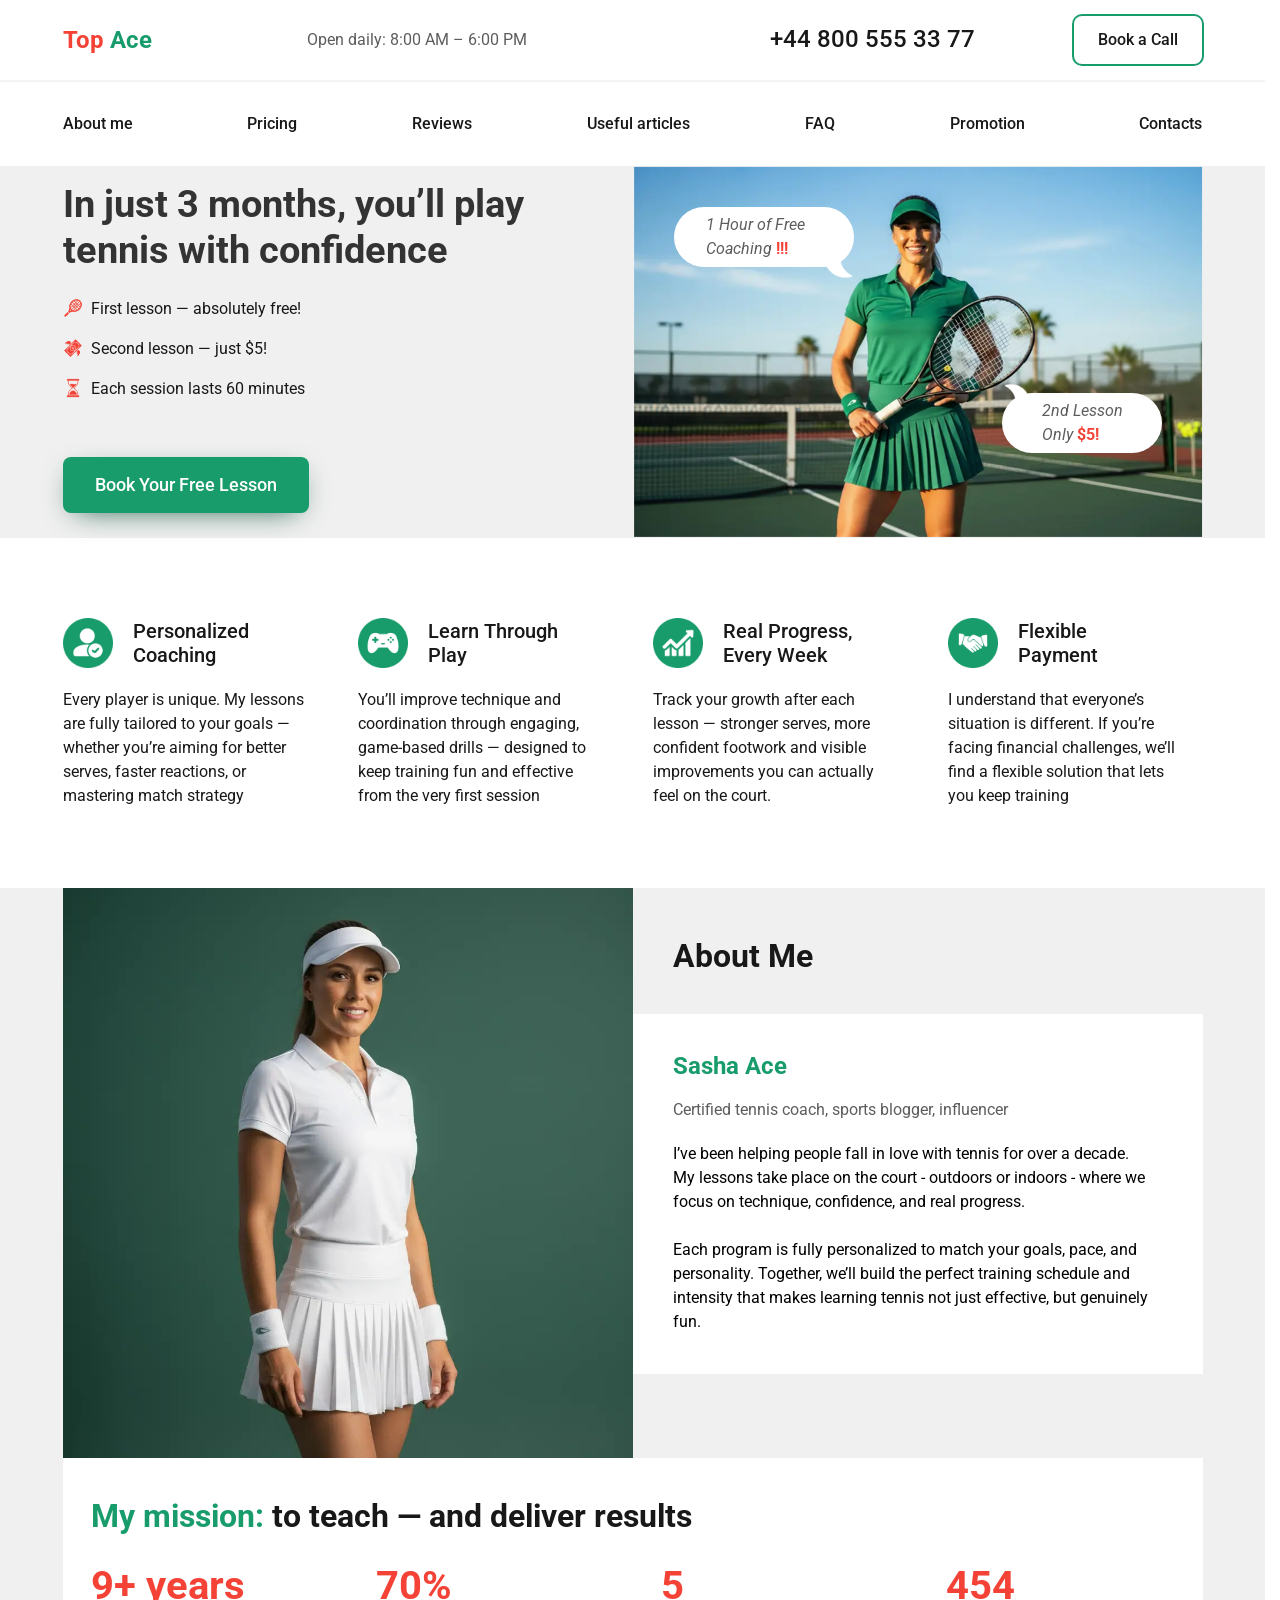
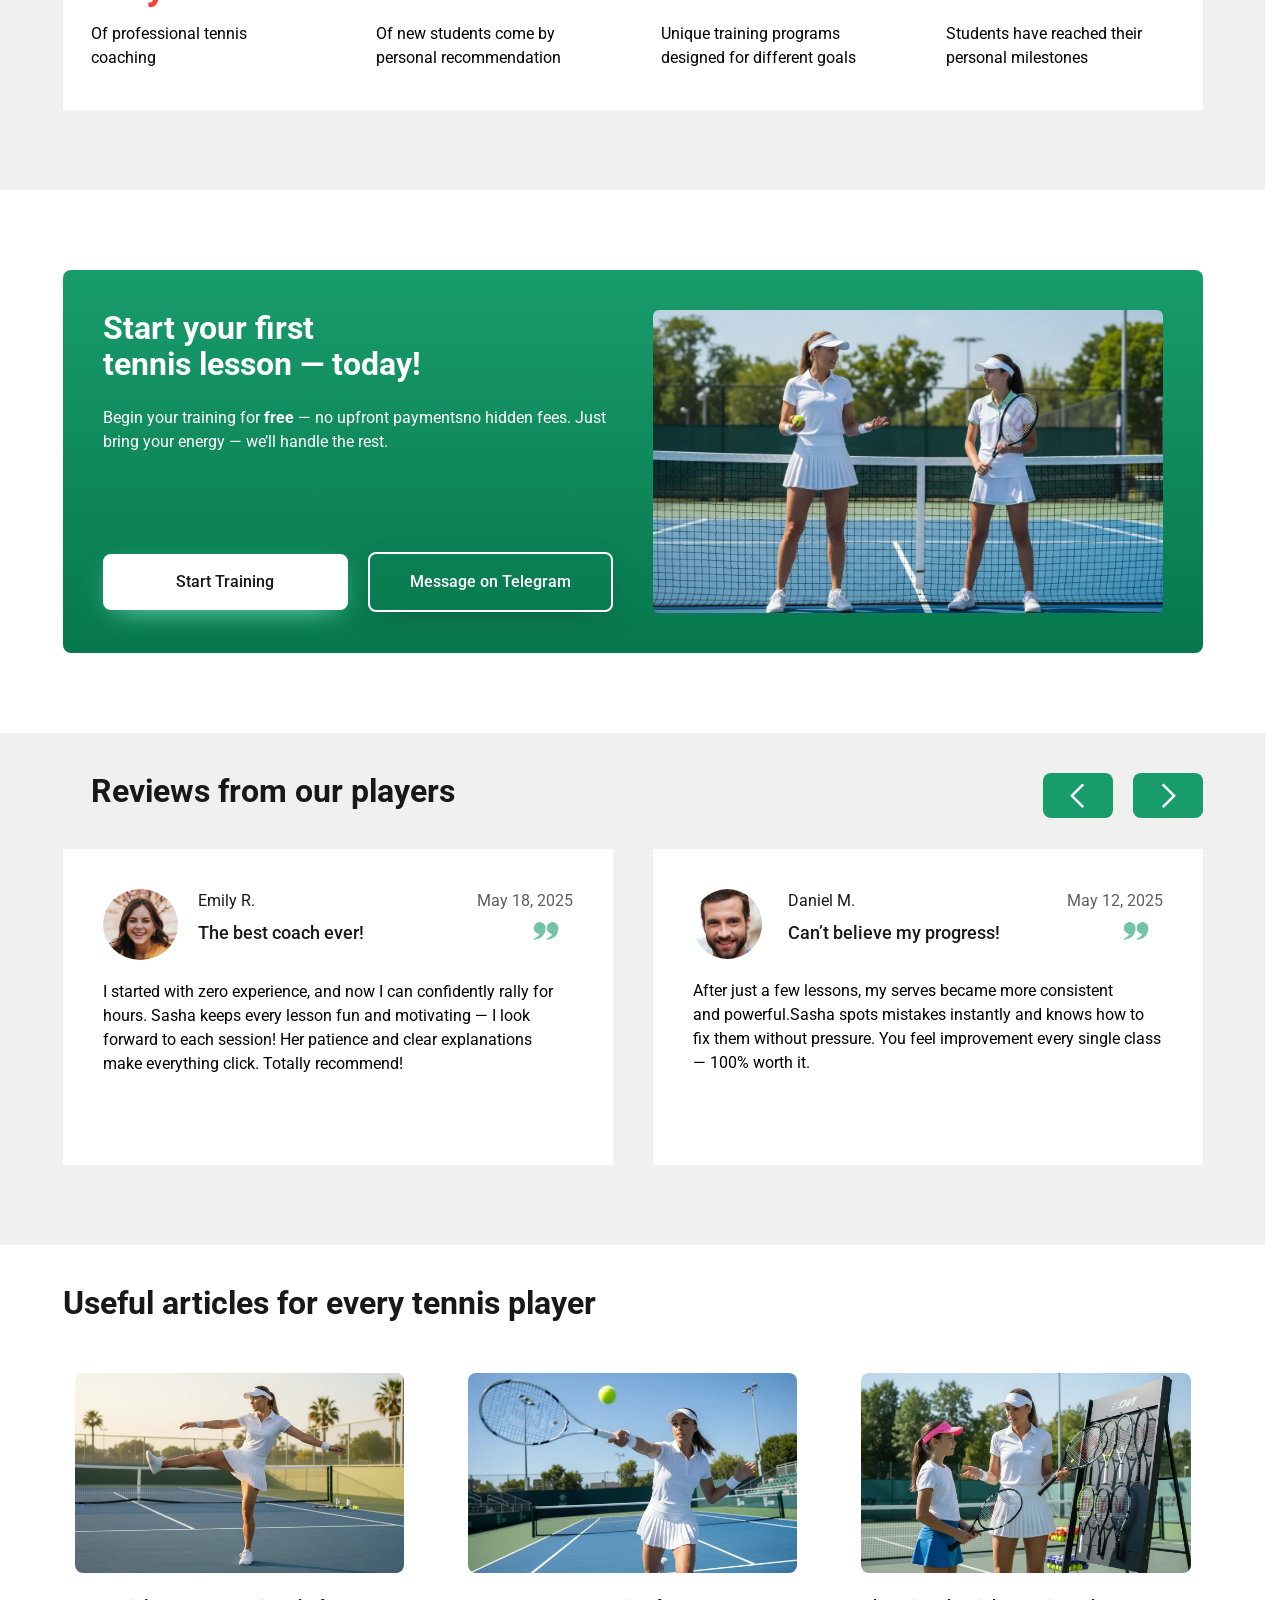
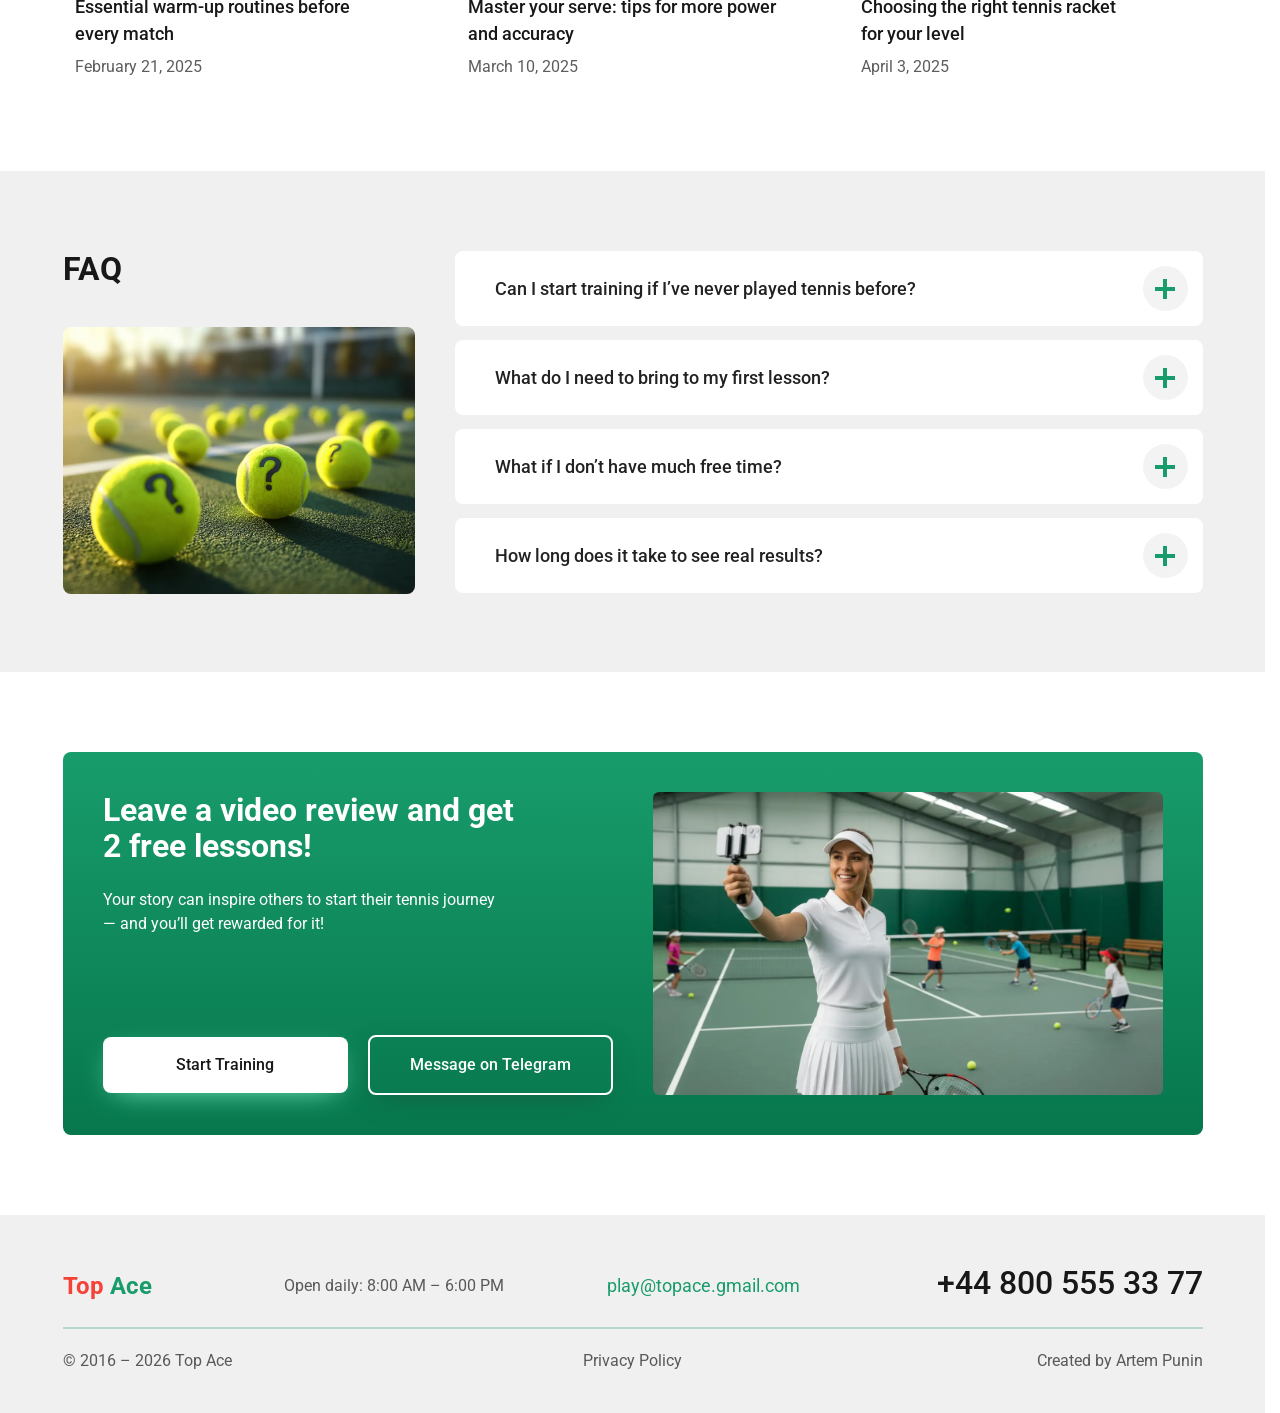
<file: index.html>
<!doctype html>
<html
    lang="en"
>
    <!-- Added by HTTrack --><meta
        http-equiv="content-type"
        content="text/html;charset=utf-8"
    /><!-- /Added by HTTrack -->
    <head>
        <meta charset="utf-8" />
        <link href="https://cdn.prod.website-files.com/" rel="preconnect" crossorigin="anonymous" />
        <title>Top Ace — inspiring tennis lessons for all ages</title>
        <meta
            content="In just 3 months, you’ll play tennis with confidence. First lesson — absolutely free! Second lesson — just $5! Each session lasts 60 minutes"
            name="description"
        />
        <meta content="Top Ace — inspiring tennis lessons for all ages" property="og:title" />
        <meta
            content="In just 3 months, you’ll play tennis with confidence. First lesson — absolutely free! Second lesson — just $5! Each session lasts 60 minutes"
            property="og:description"
        />
        <meta
            content="img/Girl_1_1.webp"
            property="og:image"
        />
        <meta content="Top Ace — inspiring tennis lessons for all ages" name="twitter:title" />
        <meta
            content="In just 3 months, you’ll play tennis with confidence. First lesson — absolutely free! Second lesson — just $5! Each session lasts 60 minutes"
            name="twitter:description"
        />
        <meta
            content="img/Girl_1_1.webp"
            name="twitter:image"
        />
        <meta property="og:type" content="website" />
        <meta content="summary_large_image" name="twitter:card" />
        <meta content="width=device-width, initial-scale=1" name="viewport" />
        <link
            href="css/styles.css"
            rel="stylesheet"
            type="text/css"
        />
        <style>
            @media (min-width: 992px) {
                html.w-mod-js:not(.w-mod-ix) [data-w-id="2282fab1-12e2-d407-92d0-bd2badd5833c"] {
                    -webkit-transform: translate3d(-100px, 0, 0) scale3d(1, 1, 1) rotateX(0) rotateY(180deg) rotateZ(0)
                        skew(0, 0);
                    -moz-transform: translate3d(-100px, 0, 0) scale3d(1, 1, 1) rotateX(0) rotateY(180deg) rotateZ(0)
                        skew(0, 0);
                    -ms-transform: translate3d(-100px, 0, 0) scale3d(1, 1, 1) rotateX(0) rotateY(180deg) rotateZ(0)
                        skew(0, 0);
                    transform: translate3d(-100px, 0, 0) scale3d(1, 1, 1) rotateX(0) rotateY(180deg) rotateZ(0)
                        skew(0, 0);
                    opacity: 0;
                    transform-style: preserve-3d;
                }
            }
        </style>
        <link href="https://fonts.googleapis.com/" rel="preconnect" />
        <link href="css/enhancements.css" rel="stylesheet" />
        <link href="https://fonts.gstatic.com/" rel="preconnect" crossorigin="anonymous" />
        <script src="js/webfont.js" type="text/javascript"></script>
        <script type="text/javascript">
            WebFont.load({ google: { families: ["Roboto:300,400,500,600,700", "Rubik:300,400,500,600,700"] } });
        </script>
        <script type="text/javascript">
            !(function (o, c) {
                var n = c.documentElement,
                    t = " w-mod-";
                (n.className += t + "js"),
                    ("ontouchstart" in o || (o.DocumentTouch && c instanceof DocumentTouch)) &&
                        (n.className += t + "touch");
            })(window, document);
        </script>
        <link
            href="img/tennis_32.png"
            rel="shortcut icon"
            type="image/x-icon"
        />
        <link
            href="img/tennis_256.png"
            rel="apple-touch-icon"
        />
        <style type="text/css">
            .w-webflow-badge {
                display: none !important;
            }
        </style>
    </head>
    <body class="body">
        <div class="all_site">
            <div class="bg_form" data-modal-close></div>
            <div class="box_2" role="dialog" aria-modal="true" aria-labelledby="request-title" aria-hidden="true" tabindex="-1">
                <div class="popup-content">
                <h2 id="request-title" class="h2 form_title">Leave a Request</h2>
                <div class="form-block">
                    <form
                        id="demo-request-form"
                        class="form"
                        data-demo-form
                    >
                        <label for="Phone" class="sr-only">Your phone number</label>
                        <input
                            class="phone_in_form w-input"
                            maxlength="256"
                            name="Phone"
                            data-name="Phone"
                            placeholder="Your phone number"
                            type="tel"
                            id="Phone"
                            required=""
                        /><input
                            type="submit"
                            data-wait="Please wait..."
                            class="button_form w-button"
                            value="Submit a request"
                        />
                        <p class="form-status" role="status" hidden></p>
                    </form>
                </div>
                </div>
                <button type="button" class="close_form" data-modal-close aria-label="Close request form">
                    <div class="line_vertical"></div>
                    <div class="line_horizontal"></div>
                </button>
            </div>
            <header class="header">
                <div class="container">
                    <div class="w-layout-grid grid-2">
                        <a
                            id="w-node-_1ac9c4ce-2b53-8385-a151-a36f11b3c1b9-be9b40db"
                            href="index.html"
                            aria-current="page"
                            class="logo_wrapped w-inline-block w--current"
                            ><div class="logo">Top <span class="logo_part">Ace</span></div></a
                        >
                        <div id="w-node-_56a555c8-33c2-1c8b-069e-a96f00314760-be9b40db" class="empty">
                            <div class="link">Open daily: 8:00 AM – 6:00 PM</div>
                        </div>
                        <div id="w-node-_4e9f7ba4-dae4-d9d3-e195-a40aab56202b-be9b40db" class="phone_wrapped">
                            <span class="phone">+44 800 555 33 77</span>
                        </div>
                        <div id="w-node-e304a176-ff2b-9887-2141-91afb8b74410-be9b40db" class="button_wrapped">
                            <a href="#" class="button_header w-button" data-modal-open>Book a Call</a>
                        </div>
                    </div>
                </div>
            </header>
            <div class="line"></div>
            <div
                data-animation="default"
                data-collapse="medium"
                data-duration="400"
                data-easing="ease"
                data-easing2="ease"
                role="banner"
                class="navbar-2 w-nav"
            >
                <div class="container-2 w-container">
                    <nav role="navigation" aria-label="Main navigation" class="nav-menu w-nav-menu">
                        <a href="#About-me" class="menu_item w-nav-link">About me</a
                        ><a href="#Pricing" class="menu_item w-nav-link">Pricing</a
                        ><a href="#reviews" class="menu_item w-nav-link">Reviews</a
                        ><a href="#useful-articles" class="menu_item w-nav-link">Useful articles</a
                        ><a href="#FAQ" class="menu_item w-nav-link">FAQ</a>
                        <div class="gift_bg"><a href="#Promotion" class="menu_item w-nav-link">Promotion</a></div>
                        <a href="#Footer" class="menu_item w-nav-link">Contacts</a>
                    </nav>
                    <div class="menu w-nav-button"><div class="icon-3 w-icon-nav-menu"></div></div>
                </div>
            </div>
            <main class="section_1">
                <div class="otstup">
                    <div class="container">
                        <div class="w-layout-grid grid_section_1">
                            <div class="left-block_1">
                                <h1 class="h1">In just 3 months, you’ll play tennis with confidence</h1>
                                <p class="item_1"><em class="italic-text">First lesson — absolutely free!</em></p>
                                <p class="item_2">Second lesson — just $5!</p>
                                <p class="item_3">Each session lasts 60 minutes</p>
                                <a href="#" class="button w-button" data-modal-open>Book Your Free Lesson</a>
                            </div>
                            <div class="right-block_1">
                                <img
                                    src="img/Girl_1_1.webp"
                                    loading="lazy"
                                    width="Auto"
                                    alt=""
                                    class="main_image"
                                />
                                <div class="speak" data-ix="chat">
                                    <div class="text_girl">1 Hour of Free Coaching<span class="item_"> !!!</span></div>
                                    <img
                                        src="img/arrow.png"
                                        loading="lazy"
                                        alt=""
                                        class="arrow"
                                    />
                                </div>
                                <div class="speak_2" data-ix="chat-2">
                                    <div class="text_girl_2">2nd Lesson Only <span class="item_5">$5!</span></div>
                                    <img
                                        src="img/arrow.png"
                                        loading="lazy"
                                        alt=""
                                        class="arrow_2"
                                    />
                                </div>
                            </div>
                        </div>
                    </div>
                </div>
            </main>
            <section id="Why-choose-us" class="section_2">
                <div class="container">
                    <div class="w-layout-grid grid_section_2">
                        <div class="benefits">
                            <div class="w-layout-grid grid_section_2_2">
                                <div class="icon_bg">
                                    <img
                                        src="img/check_1.png"
                                        loading="lazy"
                                        alt=""
                                        class="img_logo_section_2"
                                    />
                                </div>
                                <div id="w-node-e6095f31-75fe-ed68-1135-67bfadf56db1-be9b40db" class="subtitle">
                                    Personalized<br />Coaching
                                </div>
                                <div id="w-node-cb3c6209-f24c-51ca-0859-800ca8b2fab9-be9b40db" class="text">
                                    Every player is unique. My lessons are fully tailored to your goals — whether you’re
                                    aiming for better serves, faster reactions, or mastering match strategy
                                </div>
                            </div>
                        </div>
                        <div class="benefits">
                            <div class="w-layout-grid grid_section_2_2">
                                <div class="icon_bg">
                                    <img
                                        src="img/gamepad_1.png"
                                        loading="lazy"
                                        alt=""
                                        class="img_logo_section_2"
                                    />
                                </div>
                                <div id="w-node-de2af7dd-dc1a-ebbf-e1a7-e9639d5892fa-be9b40db" class="subtitle">
                                    Learn Through<br />Play
                                </div>
                                <div id="w-node-de2af7dd-dc1a-ebbf-e1a7-e9639d5892fc-be9b40db" class="text">
                                    You’ll improve technique and coordination through engaging, game-based drills —
                                    designed to keep training fun and effective from the very first session
                                </div>
                            </div>
                        </div>
                        <div class="benefits">
                            <div class="w-layout-grid grid_section_2_2">
                                <div class="icon_bg">
                                    <img
                                        src="img/line-chart_1.png"
                                        loading="lazy"
                                        alt=""
                                        class="img_logo_section_2"
                                    />
                                </div>
                                <div id="w-node-b8aa647c-174c-6ada-77cf-24b33c71bc22-be9b40db" class="subtitle">
                                    Real Progress,<br />Every Week
                                </div>
                                <div id="w-node-b8aa647c-174c-6ada-77cf-24b33c71bc24-be9b40db" class="text">
                                    Track your growth after each lesson — stronger serves, more confident footwork and
                                    visible improvements you can actually feel on the court.
                                </div>
                            </div>
                        </div>
                        <div class="benefits">
                            <div class="w-layout-grid grid_section_2_2">
                                <div class="icon_bg">
                                    <img
                                        src="img/handshake_1.png"
                                        loading="lazy"
                                        alt=""
                                        class="img_logo_section_2"
                                    />
                                </div>
                                <div id="w-node-d24b5a59-c7f2-a55c-84fc-462518d482db-be9b40db" class="subtitle">
                                    Flexible<br />Payment
                                </div>
                                <div id="w-node-d24b5a59-c7f2-a55c-84fc-462518d482dd-be9b40db" class="text">
                                    I understand that everyone’s situation is different. If you’re facing financial
                                    challenges, we’ll find a flexible solution that lets you keep training
                                </div>
                            </div>
                        </div>
                    </div>
                </div>
            </section>
            <section id="About-me" class="section_3">
                <div class="otstup">
                    <div class="container padding_80">
                        <div class="w-layout-grid grid_section_3">
                            <div class="left-block_3 font_image">
                                <img
                                    src="img/Girl_3.webp"
                                    loading="lazy"
                                    data-w-id="2282fab1-12e2-d407-92d0-bd2badd5833c"
                                    alt=""
                                    class="image-2"
                                />
                            </div>
                            <div class="right-block_3">
                                <div class="bg_right_section_3">
                                    <h2 class="h2 padding_40">About Me</h2>
                                    <div class="bg_white_section_3">
                                        <div class="author_name">Sasha Ace</div>
                                        <div class="info_text">Certified tennis coach, sports blogger, influencer</div>
                                        <p class="about_me">
                                            I’ve been helping people fall in love with tennis for over a decade.<br />My
                                            lessons take place on the court - outdoors or indoors - where we focus on
                                            technique, confidence, and real progress.<br /><br />Each program is fully
                                            personalized to match your goals, pace, and personality. Together, we’ll
                                            build the perfect training schedule and intensity that makes learning tennis
                                            not just effective, but genuinely fun.<br />
                                        </p>
                                    </div>
                                </div>
                            </div>
                        </div>
                        <div class="white_bg_section_3_2">
                            <h2 class="h2 padding_all_28">
                                <span class="mission"><strong class="bold-text-2">My mission:</strong></span
                                ><strong class="bold-text"> to teach — and deliver results</strong>
                            </h2>
                            <div class="w-layout-grid gridnumbers">
                                <div class="bg_in_grid3">
                                    <div class="text_3_benefits"><span class="anim">10</span>+ years</div>
                                    <p class="benefits_3_text">Of professional tennis coaching</p>
                                </div>
                                <div class="bg_in_grid3">
                                    <div class="text_3_benefits"><span class="anim">75</span>%</div>
                                    <p class="benefits_3_text">Of new students come by personal recommendation</p>
                                </div>
                                <div class="bg_in_grid3">
                                    <div class="text_3_benefits"><span class="anim">6</span></div>
                                    <p class="benefits_3_text">Unique training programs designed for different goals</p>
                                </div>
                                <div class="bg_in_grid3">
                                    <div class="text_3_benefits"><span class="anim">480</span></div>
                                    <p class="benefits_3_text">Students have reached their personal milestones</p>
                                </div>
                            </div>
                        </div>
                    </div>
                </div>
            </section>
            <section id="Pricing" class="section_4">
                <div class="container">
                    <div class="banner_4">
                        <div class="w-layout-grid grid_4">
                            <div class="left-block_4">
                                <h2 class="h2 white">
                                    Start your first <span class="_1">tennis lesson — today!</span>
                                </h2>
                                <p class="all_review_5_text white">
                                    Begin your training for <strong>free</strong> — no upfront payments<span
                                        >no hidden fees. Just bring your energy — we’ll handle the rest.</span
                                    ><br />
                                </p>
                                <div class="w-layout-grid grid_4_buttons">
                                    <a
                                        id="w-node-_009089b7-6b60-2ab2-9284-b6ac1f7d17af-be9b40db"
                                        href="#"
                                        class="button in_banner w-button"
                                        data-modal-open
                                        >Start Training</a
                                    ><a
                                        id="w-node-_3fa62ad1-40f6-05b9-e2a7-a63379088b1a-be9b40db"
                                        href="#" data-placeholder
                                        class="button mini w-button"
                                        >Message on Telegram</a
                                    >
                                </div>
                            </div>
                            <div class="right-block_4">
                                <img
                                    src="img/Girl%204.webp"
                                    loading="lazy"
                                    alt=""
                                    class="image_girl_4"
                                />
                            </div>
                        </div>
                    </div>
                </div>
            </section>
            <section id="reviews" class="section_5">
                <div class="otstup">
                    <div class="container">
                        <h2 class="h2 padding_28">Reviews from our players</h2>
                        <div
                            data-delay="4000"
                            data-animation="slide"
                            class="slider w-slider"
                            data-autoplay="false"
                            data-easing="ease-in-out"
                            data-hide-arrows="false"
                            data-disable-swipe="false"
                            data-autoplay-limit="0"
                            data-nav-spacing="3"
                            data-duration="600"
                            data-infinite="true"
                        >
                            <div class="mask w-slider-mask">
                                <div class="slide w-slide">
                                    <div class="left-block_5">
                                        <div class="w-layout-grid grid_5_left">
                                            <img
                                                src="img/Girl_5_Avatar.webp"
                                                loading="lazy"
                                                alt=""
                                                class="avatar"
                                            />
                                            <div class="w-layout-grid grid_5_review">
                                                <div
                                                    id="w-node-c10c46ec-e3d2-9252-3d11-6f1b89252f9d-be9b40db"
                                                    class="name_text_5"
                                                >
                                                    Emily R.
                                                </div>
                                <div class="time">May 18, 2025</div>
                                                <div
                                                    id="w-node-e19f8b3a-d84f-7b6a-7f5a-20d2beeb5565-be9b40db"
                                                    class="review_text"
                                                >
                                                    The best coach ever!
                                                </div>
                                            </div>
                                            <p
                                                id="w-node-_5330854a-893e-134b-ba35-b4b3019b2c27-be9b40db"
                                                class="all_review_5_text"
                                            >
                                                I started with zero experience, and now I can confidently rally for
                                                hours. Sasha keeps every lesson fun and motivating — I look forward to
                                                each session! Her patience and clear explanations make everything click.
                                                <span class="_1">Totally recommend!</span><br />
                                            </p>
                                            <img
                                                src="img/close.png"
                                                loading="lazy"
                                                alt=""
                                                class="icon_5"
                                            />
                                        </div>
                                    </div>
                                </div>
                                <div class="slide_2 w-slide">
                                    <div class="right_block_5">
                                        <div class="w-layout-grid grid_5_left">
                                            <img
                                                src="img/Man_5_avatar.webp"
                                                loading="lazy"
                                                alt=""
                                                class="avatar second"
                                            />
                                            <div class="w-layout-grid grid_5_review">
                                                <div
                                                    id="w-node-dc54863b-f578-cafe-fa6a-e4fa16b8454b-be9b40db"
                                                    class="name_text_5"
                                                >
                                                    Daniel M.
                                                </div>
                                                <div class="time">May 12, 2025</div>
                                                <div
                                                    id="w-node-dc54863b-f578-cafe-fa6a-e4fa16b8454f-be9b40db"
                                                    class="review_text"
                                                >
                                                    Can’t believe <span>my progress!</span>
                                                </div>
                                            </div>
                                            <p
                                                id="w-node-dc54863b-f578-cafe-fa6a-e4fa16b84551-be9b40db"
                                                class="all_review_5_text"
                                            >
                                                After just a few lessons, my serves became more consistent
                                                <span class="_1">and powerful. </span>Sasha spots mistakes instantly and
                                                knows how to fix them without pressure. You feel improvement every
                                                single class — 100% worth it.<br />
                                            </p>
                                            <img
                                                src="img/close.png"
                                                loading="lazy"
                                                alt=""
                                                class="icon_5_2"
                                            />
                                        </div>
                                    </div>
                                </div>
                                <div class="slide w-slide">
                                    <div class="left-block_5">
                                        <div class="w-layout-grid grid_5_left">
                                            <img
                                                src="img/girl_55_avatar.webp"
                                                loading="lazy"
                                                alt=""
                                                class="avatar"
                                            />
                                            <div class="w-layout-grid grid_5_review">
                                                <div
                                                    id="w-node-e64454b8-97fd-8d82-9e7a-c8af2cb1da8d-be9b40db"
                                                    class="name_text_5"
                                                >
                                                    Julia V.
                                                </div>
                                                <div class="time">May 5, 2025</div>
                                                <div
                                                    id="w-node-e64454b8-97fd-8d82-9e7a-c8af2cb1da91-be9b40db"
                                                    class="review_text"
                                                >
                                                    Finally enjoying <span class="_1">tennis again!</span>
                                                </div>
                                            </div>
                                            <p
                                                id="w-node-e64454b8-97fd-8d82-9e7a-c8af2cb1da93-be9b40db"
                                                class="all_review_5_text"
                                            >
                                                I used to feel frustrated on court, but Sasha helped me find confidence
                                                and rhythm. She explains techniques in simple ways and creates a
                                                positive vibe. Now tennis feels natural — and I’m having fun every time
                                                I play!<br />
                                            </p>
                                            <img
                                                src="img/close.png"
                                                loading="lazy"
                                                alt=""
                                                class="icon_5"
                                            />
                                        </div>
                                    </div>
                                </div>
                                <div class="slide_4 w-slide">
                                    <div class="right_block_5">
                                        <div class="w-layout-grid grid_5_left">
                                            <img
                                                src="img/Man_55_avata.webp"
                                                loading="lazy"
                                                alt=""
                                                class="avatar"
                                            />
                                            <div class="w-layout-grid grid_5_review">
                                                <div
                                                    id="w-node-d8163e78-cca1-e99c-bdab-49408c9347d6-be9b40db"
                                                    class="name_text_5"
                                                >
                                                    Mark L.
                                                </div>
                                                <div class="time">April 24, 2025</div>
                                                <div
                                                    id="w-node-d8163e78-cca1-e99c-bdab-49408c9347da-be9b40db"
                                                    class="review_text"
                                                >
                                                    Professional <span class="_1">and inspiring!</span>
                                                </div>
                                            </div>
                                            <p
                                                id="w-node-d8163e78-cca1-e99c-bdab-49408c9347dc-be9b40db"
                                                class="all_review_5_text"
                                            >
                                                Great experience from day one. Sasha’s lessons are structured but never
                                                boring — every session feels fresh and engaging. My footwork and timing
                                                improved drastically, and I can now play with confidence I never had
                                                before.<br />
                                            </p>
                                            <img
                                                src="img/close.png"
                                                loading="lazy"
                                                alt=""
                                                class="icon_5"
                                            />
                                        </div>
                                    </div>
                                </div>
                            </div>
                            <div class="left-arrow w-slider-arrow-left">
                                <div class="icon-2 w-icon-slider-left"></div>
                            </div>
                            <div class="right-arrow w-slider-arrow-right">
                                <div class="icon w-icon-slider-right"></div>
                            </div>
                            <div class="slide-nav w-slider-nav w-round w-num"></div>
                        </div>
                    </div>
                </div>
            </section>
            <section id="useful-articles" class="section_6">
                <div class="container">
                    <h2 class="h2 padding_up_40">Useful articles for every tennis player</h2>
                    <div class="w-layout-grid grid_6">
                        <a href="tennis-warm-up.html" class="news w-inline-block"
                            ><img
                                src="img/6_first.webp"
                                loading="lazy"
                                alt=""
                                class="blog_image"
                            />
                            <div class="text_main_6">
                                Essential warm-up routines before <span class="_1">every match</span>
                            </div>
                            <div class="time_news">February 21, 2025</div></a
                        ><a href="serve.html" class="news w-inline-block"
                            ><img
                                src="img/6_second.webp"
                                loading="lazy"
                                alt=""
                                class="blog_image"
                            />
                            <div class="text_main_6">
                                Master your serve: tips for more power <span class="_1">and accuracy</span>
                            </div>
                            <div class="time_news">March 10, 2025</div></a
                        ><a
                            id="w-node-bf6f8838-89b7-26ad-f273-493464fe2835-be9b40db"
                            href="racket.html"
                            class="news w-inline-block"
                            ><img
                                src="img/6_Third.webp"
                                loading="lazy"
                                alt=""
                                class="blog_image"
                            />
                            <div class="text_main_6">
                                Choosing the right tennis racket <span class="_1">for your level</span>
                            </div>
                            <div class="time_news">April 3, 2025</div></a
                        >
                    </div>
                </div>
            </section>
            <section id="FAQ" class="section_7">
                <div class="otstup">
                    <div class="container">
                        <div class="w-layout-grid grid_7">
                            <div id="w-node-_998c2ddc-a796-4761-ee74-6cee10c4c485-be9b40db" class="left-block_7">
                                <h2 class="h2 padding_bottom_40">FAQ</h2>
                                <div class="question">
                                    <img
                                        src="img/Balls.webp"
                                        loading="lazy"
                                        width="Auto"
                                        alt=""
                                        class="question_image"
                                    />
                                </div>
                            </div>
                            <div class="right-block_7">
                                <div
                                    data-delay="0"
                                    data-hover="false"
                                    class="drop-down-2 w-dropdown"
                                >
                                    <div class="drop-2 w-dropdown-toggle">
                                        <div class="text_question_7">Can I start training if I’ve never played tennis before?</div>
                                        <div class="x-folder3-2">
                                            <div class="line-3"></div>
                                            <div class="line-7"></div>
                                        </div>
                                    </div>
                                    <nav class="open-drop w-dropdown-list">
                                        <div>
                                            Absolutely! Most of my students begin as complete beginners. I’ll teach you
                                            step by step — from holding the racket correctly to mastering your first
                                            rally — so you’ll feel confident from the very first session.
                                        </div>
                                    </nav>
                                </div>
                                <div
                                    data-delay="0"
                                    data-hover="false"
                                    data-w-id="28d62dfb-9cb8-aa16-48fa-0dee03a1dc98"
                                    class="drop-down-2 w-dropdown"
                                >
                                    <div class="drop-2 w-dropdown-toggle">
                                        <div class="text_question_7">What do I need to bring to my first lesson?</div>
                                        <div class="x-folder3-2">
                                            <div class="line-3"></div>
                                            <div class="line-7"></div>
                                        </div>
                                    </div>
                                    <nav class="open-drop w-dropdown-list">
                                        <div>
                                            Just comfortable sportswear, sneakers, and some water. If you don’t have
                                            your own racket yet — no worries! I’ll provide one for your first few
                                            lessons until you decide what suits you best.
                                        </div>
                                    </nav>
                                </div>
                                <div
                                    data-delay="0"
                                    data-hover="false"
                                    data-w-id="fff54e34-7bf9-7b77-cc98-42401001487d"
                                    class="drop-down-2 w-dropdown"
                                >
                                    <div class="drop-2 w-dropdown-toggle">
                                        <div class="text_question_7">What if I don’t have much free time?</div>
                                        <div class="x-folder3-2">
                                            <div class="line-3"></div>
                                            <div class="line-7"></div>
                                        </div>
                                    </div>
                                    <nav class="open-drop w-dropdown-list">
                                        <div>
                                            No problem — we’ll build a flexible schedule that fits your routine. You can
                                            choose morning, afternoon, or evening lessons, even on weekends. Training
                                            should adapt to your life, not the other way around!
                                        </div>
                                    </nav>
                                </div>
                                <div
                                    data-delay="0"
                                    data-hover="false"
                                    data-w-id="3e236e2e-97a0-d7fc-ae34-757c3f858b74"
                                    class="drop-down-2 w-dropdown"
                                >
                                    <div class="drop-2 w-dropdown-toggle">
                                        <div class="text_question_7">How long does it take to see real results?</div>
                                        <div class="x-folder3-2">
                                            <div class="line-3"></div>
                                            <div class="line-7"></div>
                                        </div>
                                    </div>
                                    <nav class="open-drop w-dropdown-list">
                                        <div>
                                            It depends on how often you train, but most students start noticing visible
                                            improvements — better control, faster footwork, and stronger serves — after
                                            about 3 to 4 weeks of consistent practice.
                                        </div>
                                    </nav>
                                </div>
                            </div>
                        </div>
                    </div>
                </div>
            </section>
            <section id="Promotion" class="section_8">
                <div class="container">
                    <div class="banner_4">
                        <div class="w-layout-grid grid_8">
                            <div class="left-block_4">
                                <h2 class="h2 white">
                                    Leave a video review and get <span class="_1">2 free lessons!</span>
                                </h2>
                                <p class="all_review_8_text white">
                                    Your story can inspire others to start their tennis journey
                                    <span class="_1">— and you’ll get rewarded for it!</span><br />
                                </p>
                                <div class="w-layout-grid grid_4_buttons">
                                    <a href="#" class="button in_banner w-button" data-modal-open
                                        >Start Training</a
                                    ><a href="#" data-placeholder class="button mini w-button">Message on Telegram</a>
                                </div>
                            </div>
                            <div class="right-block_8">
                                <img
                                    src="img/Girl_8.webp"
                                    loading="lazy"
                                    alt=""
                                    class="image_girl_8"
                                />
                            </div>
                        </div>
                    </div>
                </div>
            </section>
            <footer id="Footer" class="footer">
                <div class="otstup">
                    <div class="container">
                        <div class="w-layout-grid grid_footer">
                            <a
                                id="w-node-d3e61b38-5b72-4cc9-6cc0-8f92fda5492c-be9b40db"
                                href="index.html"
                                aria-current="page"
                                class="logo_wrapped w-inline-block w--current"
                                ><div class="logo">Top <span class="logo_part">Ace</span></div></a
                            >
                            <div id="w-node-d3e61b38-5b72-4cc9-6cc0-8f92fda54931-be9b40db" class="empty">
                                <div class="link">Open daily: 8:00 AM – 6:00 PM</div>
                            </div>
                            <div id="w-node-d3e61b38-5b72-4cc9-6cc0-8f92fda54934-be9b40db" class="phone_wrapped">
                                <span class="mail_logo">play@topace.gmail.com</span>
                            </div>
                            <div id="w-node-d3e61b38-5b72-4cc9-6cc0-8f92fda54937-be9b40db" class="button_wrapped">
                                <span class="phone_footer">+44 800 555 33 77</span>
                            </div>
                        </div>
                        <div class="line_1"></div>
                        <div class="copyrite_footer">
                            <div class="link">© 2016 – <span data-current-year>2026</span> Top Ace</div>
                            <a href="privacy.html" class="link">Privacy Policy</a>
                            <a href="https://artempunin.vercel.app/" class="link creator-link" target="_blank" rel="noopener noreferrer">Created by Artem Punin</a>
                        </div>
                    </div>
                </div>
            </footer>
        </div>
        <script
            src="js/jquery-3.5.1.min.js"
            type="text/javascript"
        ></script>
        <script
            src="js/1.js"
            type="text/javascript"
        ></script>
        <script
            src="js/2.js"
            type="text/javascript"
        ></script>
        <script
            src="js/3.js"
            type="text/javascript"
        ></script>

        <script
            src="js/custom.js"
            type="text/javascript"
        ></script>

<script>
document.addEventListener("DOMContentLoaded", () => {
  const numbers = document.querySelectorAll(".anim");

  const animateNumber = (el) => {
    if (el.dataset.done === "true") return;

    // Берём число из самого текста (например "10", "75", "480")
    const target = parseInt(el.innerText);
    if (isNaN(target)) return;

    const duration = 2000;
    const startTime = performance.now();
    el.innerText = "0";

    const update = (currentTime) => {
      const progress = Math.min((currentTime - startTime) / duration, 1);
      const easeOut = 1 - Math.pow(1 - progress, 3);
      const value = Math.floor(easeOut * target);
      el.innerText = value;

      if (progress < 1) {
        requestAnimationFrame(update);
      } else {
        el.innerText = target;
        el.dataset.done = "true";
      }
    };

    requestAnimationFrame(update);
  };

  const observer = new IntersectionObserver((entries) => {
    entries.forEach(entry => {
      if (entry.isIntersecting) {
        animateNumber(entry.target);
      }
    });
  }, {
    threshold: 0.2,
    rootMargin: "0px 0px -30px 0px"
  });

  numbers.forEach(el => observer.observe(el));
});
</script>

        <style type="text/css">
            .w-webflow-badge {
                display: none !important;
            }
        </style>
    </body>
</html>
</file>
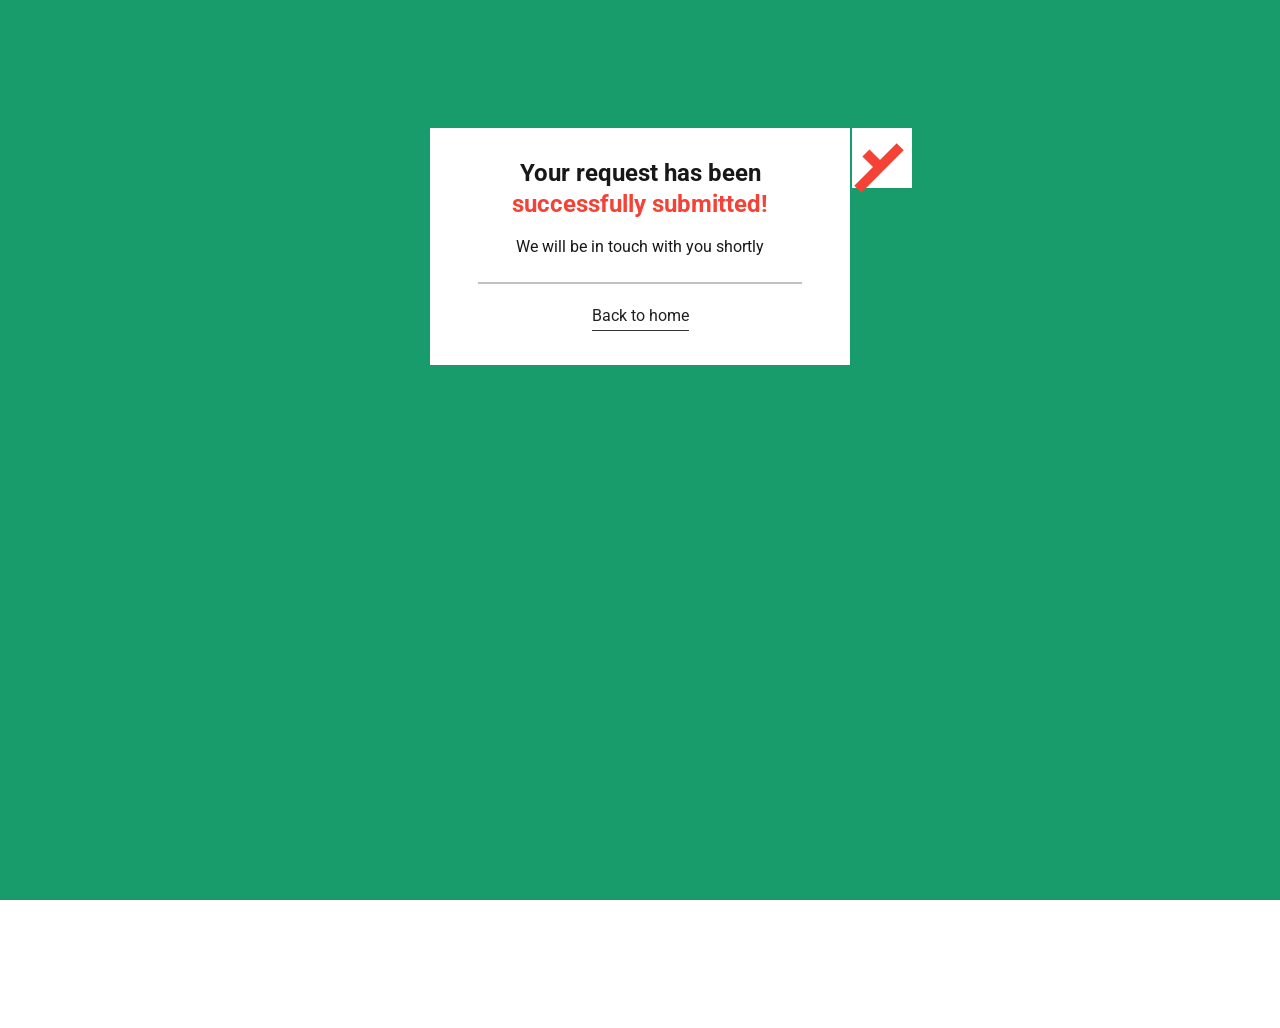
<file: ok.html>
<!doctype html>
<html
    lang="en"
>
    <!-- Added by HTTrack --><meta
        http-equiv="content-type"
        content="text/html;charset=utf-8"
    /><!-- /Added by HTTrack -->
    <head>
        <meta charset="utf-8" />
        <link href="https://cdn.prod.website-files.com/" rel="preconnect" crossorigin="anonymous" />
        <title>Your request has been successfully submitted</title>
        <meta content="width=device-width, initial-scale=1" name="viewport" />
        <link
            href="css/styles.css"
            rel="stylesheet"
            type="text/css"
        />
        <link href="https://fonts.googleapis.com/" rel="preconnect" />
        <link href="https://fonts.gstatic.com/" rel="preconnect" crossorigin="anonymous" />
        <script src="js/webfont.js" type="text/javascript"></script>
        <script type="text/javascript">
            WebFont.load({ google: { families: ["Roboto:300,400,500,600,700", "Rubik:300,400,500,600,700"] } });
        </script>
        <script type="text/javascript">
            !(function (o, c) {
                var n = c.documentElement,
                    t = " w-mod-";
                (n.className += t + "js"),
                    ("ontouchstart" in o || (o.DocumentTouch && c instanceof DocumentTouch)) &&
                        (n.className += t + "touch");
            })(window, document);
        </script>
        <link
            href="img/tennis_32.png"
            rel="shortcut icon"
            type="image/x-icon"
        />
        <link
            href="img/tennis_256.png"
            rel="apple-touch-icon"
        />
        <style type="text/css">
            .w-webflow-badge {
                display: none !important;
            }
        </style>
    </head>
    <body class="body">
        <div class="all_ok">
            <div class="_90-2">
                <div class="yes-copy-2">
                    <a href="#" class="vnutr-copy w-inline-block"
                        ><div class="line-o2-2"></div>
                        <div class="line-11"></div
                    ></a>
                </div>
                <div class="form-box">
                    <h3 class="box-zagolovok">
                        Your request has been<br /><span class="text-span">successfully submitted!</span>
                    </h3>
                    <div class="ok-text">We will be in touch with you shortly</div>
                    <div class="line-10"></div>
                    <div class="center"><a href="index.html" class="l-2 pri">Back to home</a></div>
                </div>
            </div>
            <div class="bg_form_ok"></div>
        </div>
        <script
            src="js/jquery-3.5.1.min.js"
            type="text/javascript"
        ></script>
        <script
            src="js/2.js"
            type="text/javascript"
        ></script>
        <script
            src="js/4.js"
            type="text/javascript"
        ></script>
    </body>
</html>
</file>
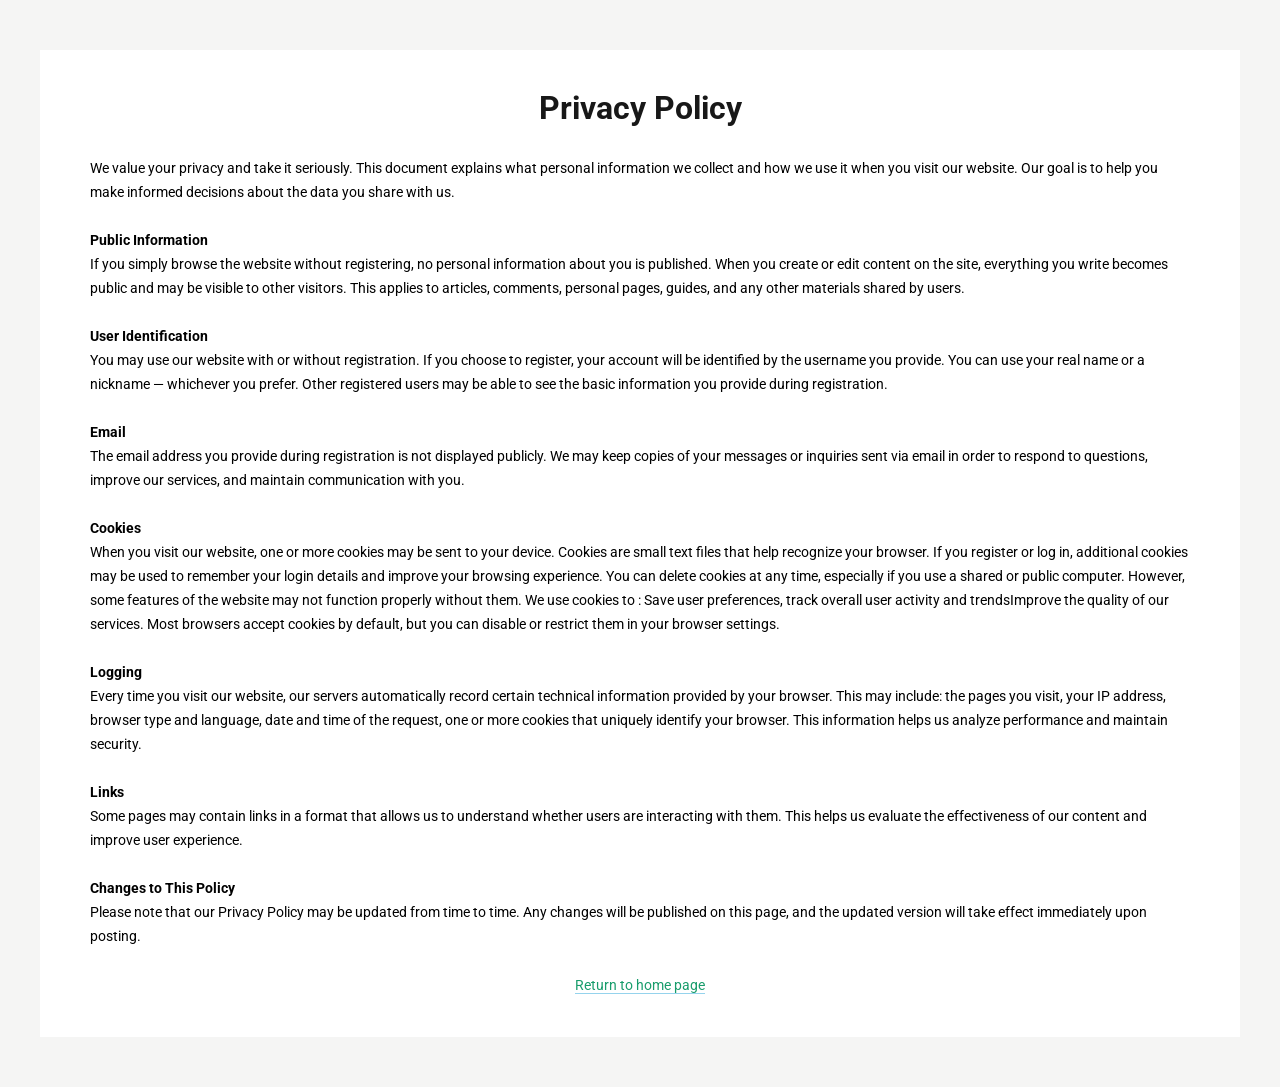
<file: privacy.html>
<!doctype html>
<html
    lang="en"
>
    <!-- Added by HTTrack --><meta
        http-equiv="content-type"
        content="text/html;charset=utf-8"
    /><!-- /Added by HTTrack -->
    <head>
        <meta charset="utf-8" />
        <link href="https://cdn.prod.website-files.com/" rel="preconnect" crossorigin="anonymous" />
        <title>Privacy Policy</title>
        <meta content="width=device-width, initial-scale=1" name="viewport" />
        <link
            href="css/styles.css"
            rel="stylesheet"
            type="text/css"
        />
        <link href="https://fonts.googleapis.com/" rel="preconnect" />
        <link href="https://fonts.gstatic.com/" rel="preconnect" crossorigin="anonymous" />
        <script src="js/webfont.js" type="text/javascript"></script>
        <script type="text/javascript">
            WebFont.load({ google: { families: ["Roboto:300,400,500,600,700", "Rubik:300,400,500,600,700"] } });
        </script>
        <script type="text/javascript">
            !(function (o, c) {
                var n = c.documentElement,
                    t = " w-mod-";
                (n.className += t + "js"),
                    ("ontouchstart" in o || (o.DocumentTouch && c instanceof DocumentTouch)) &&
                        (n.className += t + "touch");
            })(window, document);
        </script>
        <link
            href="img/tennis_32.png"
            rel="shortcut icon"
            type="image/x-icon"
        />
        <link
            href="img/tennis_256.png"
            rel="apple-touch-icon"
        />
        <style type="text/css">
            .w-webflow-badge {
                display: none !important;
            }
        </style>
    </head>
    <body class="body">
        <footer class="privacy-section-yes">
            <div class="z-of-privacy">
                <h2 class="h2-privacy">Privacy Policy</h2>
                <p class="p otst-niz">
                    We value your privacy and take it seriously. This document explains what personal information we
                    collect and how we use it when you visit our website. Our goal is to help you make informed
                    decisions about the data you share with us.<br /><br /><strong data-new-link="true"
                        >Public Information </strong
                    ><br />If you simply browse the website without registering, no personal information about you is
                    published. When you create or edit content on the site, everything you write becomes public and may
                    be visible to other visitors. This applies to articles, comments, personal pages, guides, and any
                    other materials shared by users.<br /><br /><strong data-new-link="true">User Identification</strong
                    ><br />You may use our website with or without registration. If you choose to register, your account
                    will be identified by the username you provide. You can use your real name or a nickname — whichever
                    you prefer. Other registered users may be able to see the basic information you provide during
                    registration.<br /><br /><strong data-new-link="true">Email </strong><br />The email address you
                    provide during registration is not displayed publicly. We may keep copies of your messages or
                    inquiries sent via email in order to respond to questions, improve our services, and maintain
                    communication with you.<br /><br /><strong data-new-link="true">Cookies</strong><br />When you visit
                    our website, one or more cookies may be sent to your device. Cookies are small text files that help
                    recognize your browser. If you register or log in, additional cookies may be used to remember your
                    login details and improve your browsing experience. You can delete cookies at any time, especially
                    if you use a shared or public computer. However, some features of the website may not function
                    properly without them. We use cookies to : Save user preferences, track overall user activity and
                    trendsImprove the quality of our services. Most browsers accept cookies by default, but you can
                    disable or restrict them in your browser settings.<br /><br /><strong data-new-link="true"
                        >Logging </strong
                    ><br />Every time you visit our website, our servers automatically record certain technical
                    information provided by your browser. This may include: the pages you visit, your IP address,
                    browser type and language, date and time of the request, one or more cookies that uniquely identify
                    your browser. This information helps us analyze performance and maintain security. <br /><br /><strong
                        data-new-link="true"
                        >Links </strong
                    ><br />Some pages may contain links in a format that allows us to understand whether users are
                    interacting with them. This helps us evaluate the effectiveness of our content and improve user
                    experience.<br /><br /><strong>Changes to This Policy </strong><br />Please note that our Privacy
                    Policy may be updated from time to time. Any changes will be published on this page, and the updated
                    version will take effect immediately upon posting.
                </p>
                <div class="center"><a href="index.html" class="l pri">Return to home page</a></div>
            </div>
        </footer>
        <script
            src="js/jquery-3.5.1.min.js"
            type="text/javascript"
        ></script>
        <script
            src="js/2.js"
            type="text/javascript"
        ></script>
        <script
            src="js/4.js"
            type="text/javascript"
        ></script>
    </body>
</html>
</file>
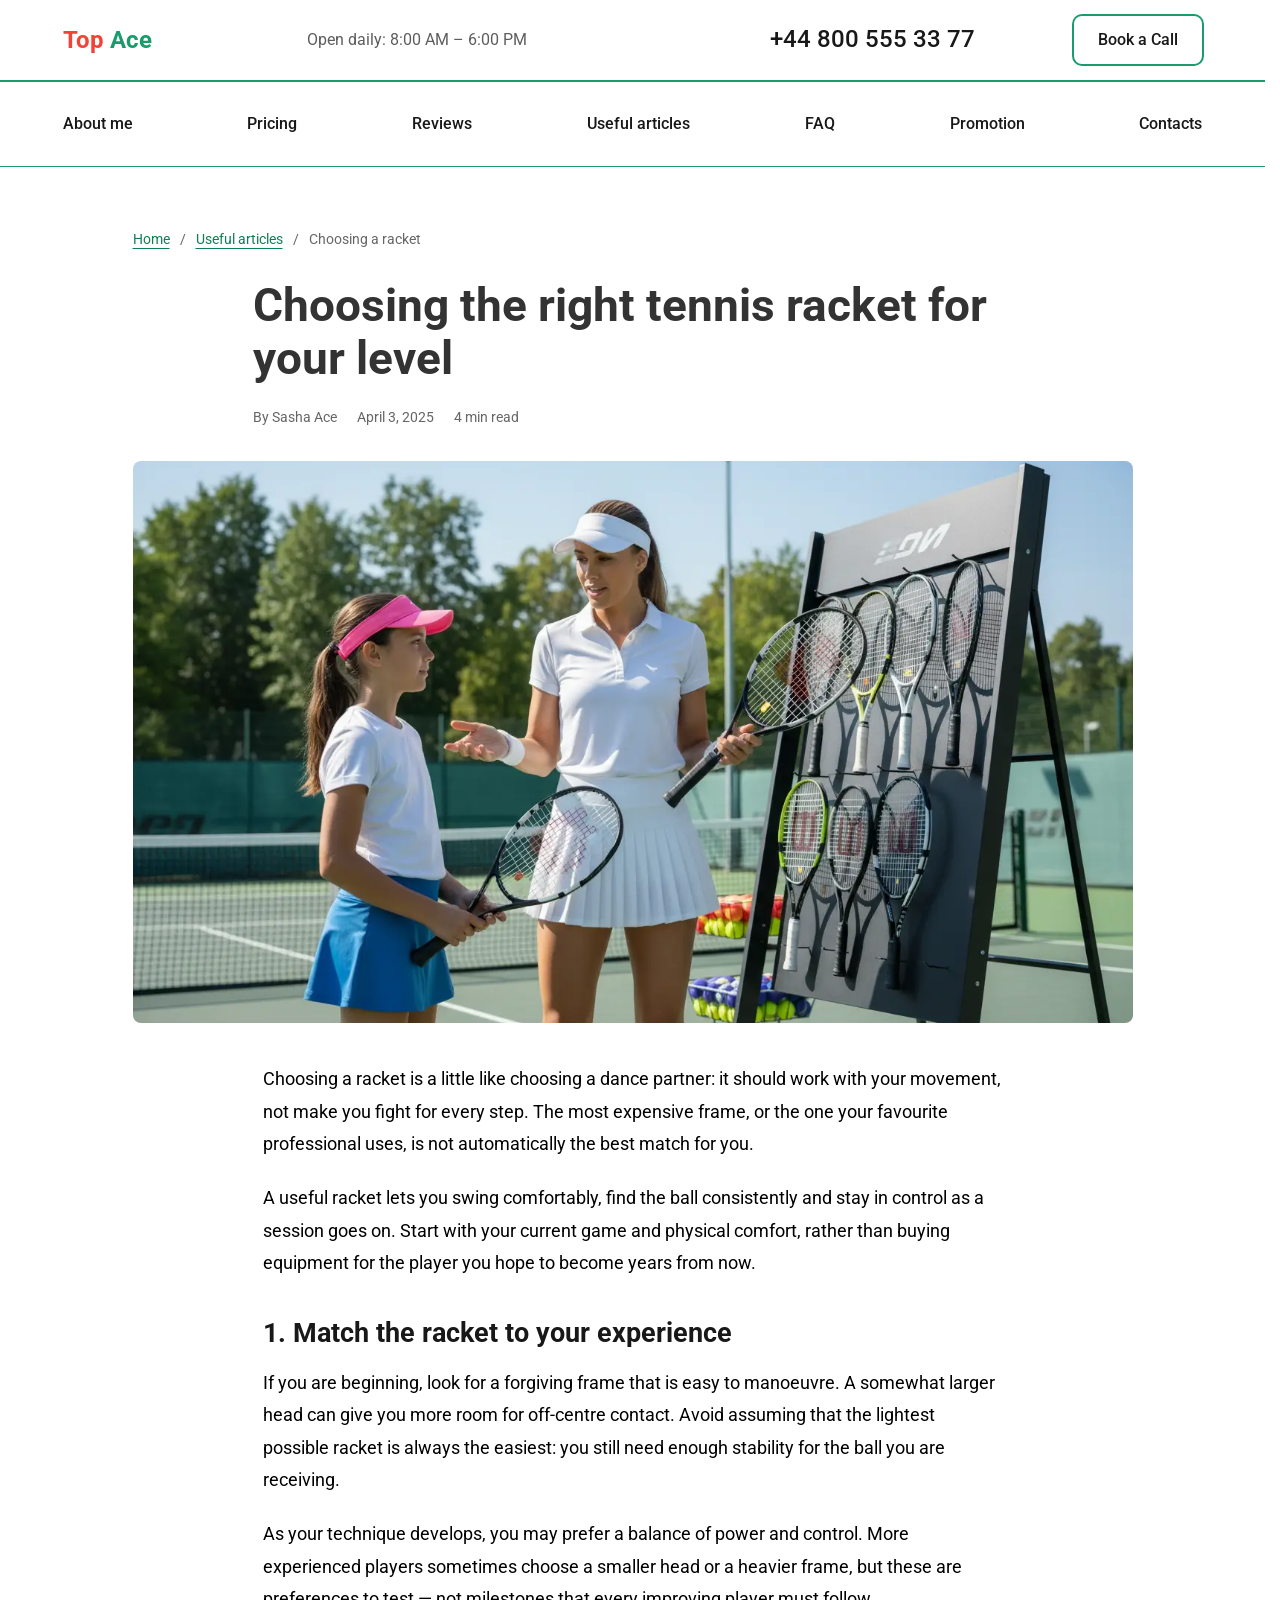
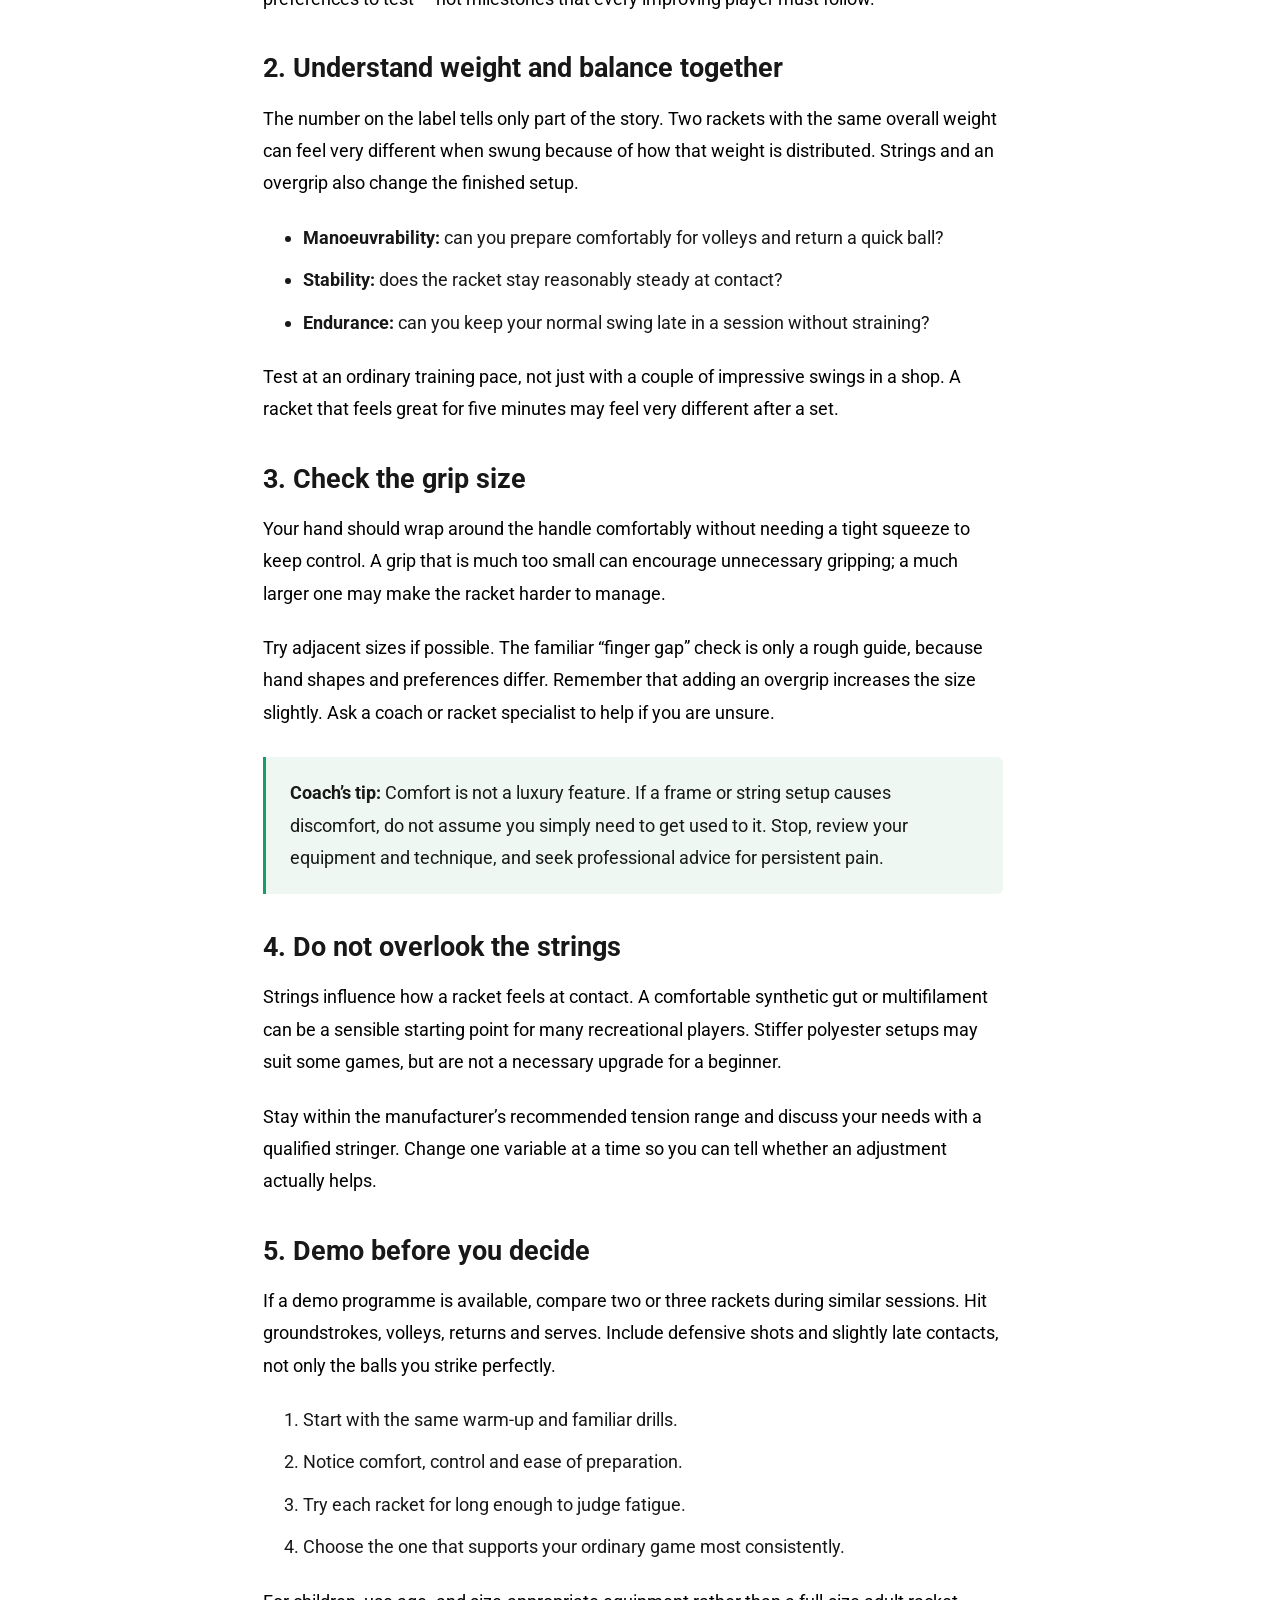
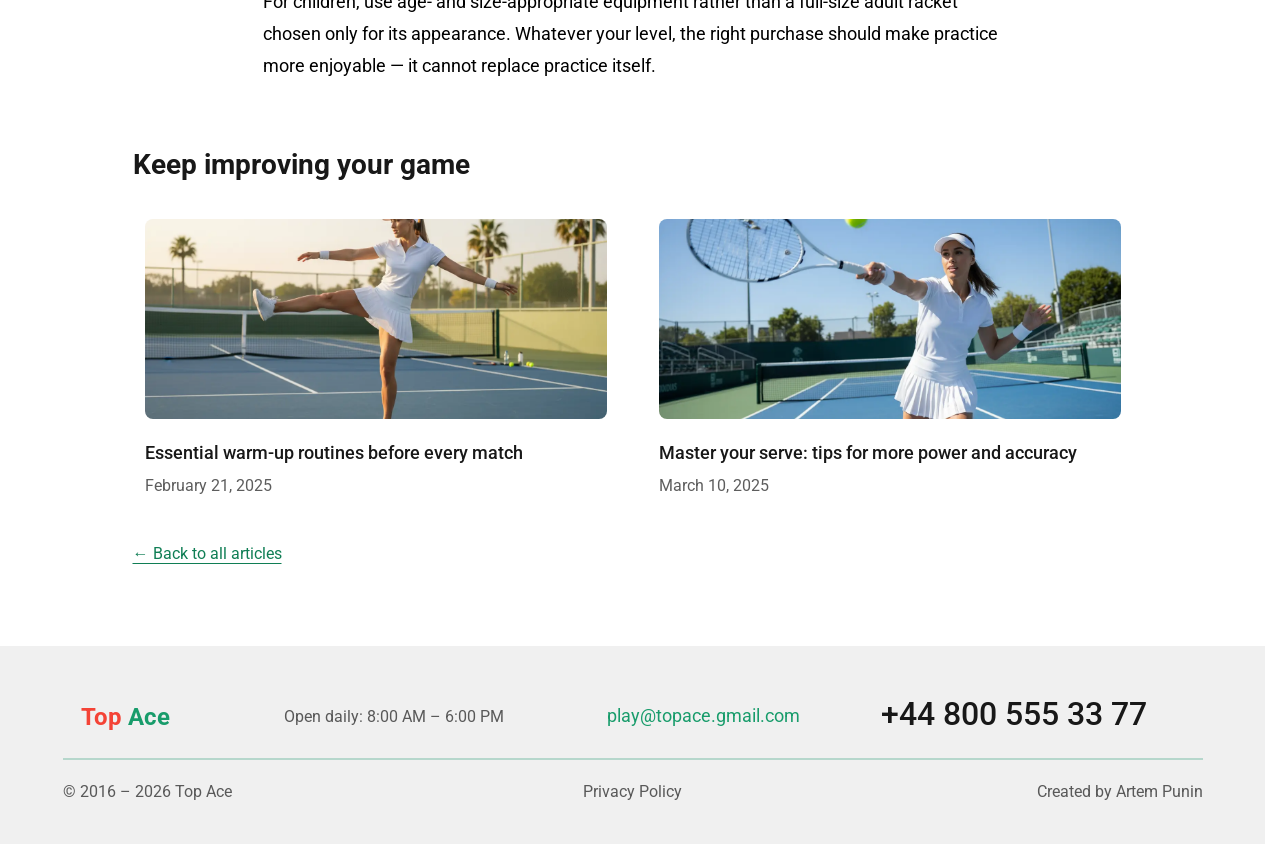
<file: racket.html>
<!doctype html>
<html lang="en">
<head>
    <meta charset="utf-8" /><meta name="viewport" content="width=device-width, initial-scale=1" />
    <title>Choosing the right tennis racket for your level — Top Ace</title>
    <meta name="description" content="Understand tennis racket weight, head size, grip and strings, and learn how to test a racket that suits your game." />
    <link rel="stylesheet" href="css/styles.css" /><link rel="stylesheet" href="css/enhancements.css" />
    <link rel="preconnect" href="https://fonts.googleapis.com" /><link rel="preconnect" href="https://fonts.gstatic.com" crossorigin />
    <script src="js/webfont.js"></script><script>WebFont.load({ google: { families: ['Roboto:300,400,500,600,700', 'Rubik:300,400,500,600,700'] } });</script>
    <link rel="icon" href="img/tennis_32.png" />
</head>
<body class="body article-page">
    <div class="all_site">
        <header class="header"><div class="container"><div class="w-layout-grid grid-2">
            <a id="w-node-_1ac9c4ce-2b53-8385-a151-a36f11b3c1b9-be9b40db" href="index.html" class="logo_wrapped w-inline-block"><div class="logo">Top <span class="logo_part">Ace</span></div></a>
            <div id="w-node-_56a555c8-33c2-1c8b-069e-a96f00314760-be9b40db" class="empty"><div class="link">Open daily: 8:00 AM – 6:00 PM</div></div>
            <div id="w-node-_4e9f7ba4-dae4-d9d3-e195-a40aab56202b-be9b40db" class="phone_wrapped"><span class="phone">+44 800 555 33 77</span></div>
            <div id="w-node-e304a176-ff2b-9887-2141-91afb8b74410-be9b40db" class="button_wrapped"><a href="#" data-modal-open class="button_header w-button">Book a Call</a></div>
        </div></div></header>
        <div class="line"></div>
        <div data-animation="default" data-collapse="medium" data-duration="400" data-easing="ease" data-easing2="ease" role="banner" class="navbar-2 w-nav"><div class="container-2 w-container">
            <nav role="navigation" aria-label="Main navigation" class="nav-menu w-nav-menu">
                <a href="index.html#About-me" class="menu_item w-nav-link">About me</a><a href="index.html#Pricing" class="menu_item w-nav-link">Pricing</a><a href="index.html#reviews" class="menu_item w-nav-link">Reviews</a><a href="index.html#useful-articles" class="menu_item w-nav-link">Useful articles</a><a href="index.html#FAQ" class="menu_item w-nav-link">FAQ</a><div class="gift_bg"><a href="index.html#Promotion" class="menu_item w-nav-link">Promotion</a></div><a href="#Footer" class="menu_item w-nav-link">Contacts</a>
            </nav><div class="menu w-nav-button"><div class="icon-3 w-icon-nav-menu"></div></div>
        </div></div>
        <div class="article-nav-divider" aria-hidden="true"></div>
        <main class="article-main"><article class="article-shell">
            <nav class="breadcrumbs" aria-label="Breadcrumb"><a href="index.html">Home</a><span aria-hidden="true">/</span><a href="index.html#useful-articles">Useful articles</a><span aria-hidden="true">/</span><span aria-current="page">Choosing a racket</span></nav>
            <header class="article-heading"><h1>Choosing the right tennis racket for your level</h1><div class="article-meta"><span>By Sasha Ace</span><time datetime="2025-04-03">April 3, 2025</time><span>4 min read</span></div></header>
            <img class="article-cover" src="img/6_Third.webp" alt="Tennis coach and young player comparing rackets beside a court" fetchpriority="high" />
            <div class="article-content">
                <p>Choosing a racket is a little like choosing a dance partner: it should work with your movement, not make you fight for every step. The most expensive frame, or the one your favourite professional uses, is not automatically the best match for you.</p>
                <p>A useful racket lets you swing comfortably, find the ball consistently and stay in control as a session goes on. Start with your current game and physical comfort, rather than buying equipment for the player you hope to become years from now.</p>
                <h2>1. Match the racket to your experience</h2>
                <p>If you are beginning, look for a forgiving frame that is easy to manoeuvre. A somewhat larger head can give you more room for off-centre contact. Avoid assuming that the lightest possible racket is always the easiest: you still need enough stability for the ball you are receiving.</p>
                <p>As your technique develops, you may prefer a balance of power and control. More experienced players sometimes choose a smaller head or a heavier frame, but these are preferences to test — not milestones that every improving player must follow.</p>
                <h2>2. Understand weight and balance together</h2>
                <p>The number on the label tells only part of the story. Two rackets with the same overall weight can feel very different when swung because of how that weight is distributed. Strings and an overgrip also change the finished setup.</p>
                <ul><li><strong>Manoeuvrability:</strong> can you prepare comfortably for volleys and return a quick ball?</li><li><strong>Stability:</strong> does the racket stay reasonably steady at contact?</li><li><strong>Endurance:</strong> can you keep your normal swing late in a session without straining?</li></ul>
                <p>Test at an ordinary training pace, not just with a couple of impressive swings in a shop. A racket that feels great for five minutes may feel very different after a set.</p>
                <h2>3. Check the grip size</h2>
                <p>Your hand should wrap around the handle comfortably without needing a tight squeeze to keep control. A grip that is much too small can encourage unnecessary gripping; a much larger one may make the racket harder to manage.</p>
                <p>Try adjacent sizes if possible. The familiar “finger gap” check is only a rough guide, because hand shapes and preferences differ. Remember that adding an overgrip increases the size slightly. Ask a coach or racket specialist to help if you are unsure.</p>
                <aside class="article-tip"><strong>Coach’s tip:</strong> Comfort is not a luxury feature. If a frame or string setup causes discomfort, do not assume you simply need to get used to it. Stop, review your equipment and technique, and seek professional advice for persistent pain.</aside>
                <h2>4. Do not overlook the strings</h2>
                <p>Strings influence how a racket feels at contact. A comfortable synthetic gut or multifilament can be a sensible starting point for many recreational players. Stiffer polyester setups may suit some games, but are not a necessary upgrade for a beginner.</p>
                <p>Stay within the manufacturer’s recommended tension range and discuss your needs with a qualified stringer. Change one variable at a time so you can tell whether an adjustment actually helps.</p>
                <h2>5. Demo before you decide</h2>
                <p>If a demo programme is available, compare two or three rackets during similar sessions. Hit groundstrokes, volleys, returns and serves. Include defensive shots and slightly late contacts, not only the balls you strike perfectly.</p>
                <ol><li>Start with the same warm-up and familiar drills.</li><li>Notice comfort, control and ease of preparation.</li><li>Try each racket for long enough to judge fatigue.</li><li>Choose the one that supports your ordinary game most consistently.</li></ol>
                <p>For children, use age- and size-appropriate equipment rather than a full-size adult racket chosen only for its appearance. Whatever your level, the right purchase should make practice more enjoyable — it cannot replace practice itself.</p>
            </div>
            <section class="related-articles" aria-labelledby="related-title"><h2 id="related-title">Keep improving your game</h2><div class="related-grid">
                <a class="news w-inline-block" href="tennis-warm-up.html"><img class="blog_image" src="img/6_first.webp" alt="Tennis player warming up on court" loading="lazy" /><div class="text_main_6">Essential warm-up routines before every match</div><div class="time_news">February 21, 2025</div></a>
                <a class="news w-inline-block" href="serve.html"><img class="blog_image" src="img/6_second.webp" alt="Tennis player preparing to strike the ball" loading="lazy" /><div class="text_main_6">Master your serve: tips for more power and accuracy</div><div class="time_news">March 10, 2025</div></a>
            </div></section><a href="index.html#useful-articles" class="article-back">← Back to all articles</a>
        </article></main>
        <footer id="Footer" class="footer"><div class="otstup"><div class="container">
            <div class="w-layout-grid grid_footer"><a href="index.html" class="logo_wrapped w-inline-block"><div class="logo">Top <span class="logo_part">Ace</span></div></a><div class="empty"><div class="link">Open daily: 8:00 AM – 6:00 PM</div></div><div class="phone_wrapped"><span class="mail_logo">play@topace.gmail.com</span></div><div class="button_wrapped"><span class="phone_footer">+44 800 555 33 77</span></div></div>
            <div class="line_1"></div><div class="copyrite_footer"><div class="link">© 2016 – <span data-current-year>2026</span> Top Ace</div><a href="privacy.html" class="link">Privacy Policy</a><a href="https://artempunin.vercel.app/" class="link creator-link" target="_blank" rel="noopener noreferrer">Created by Artem Punin</a></div>
        </div></div></footer>
    </div>
    <div class="bg_form" data-modal-close></div>
    <div class="box_2" role="dialog" aria-modal="true" aria-labelledby="request-title" aria-hidden="true" tabindex="-1">
        <div class="popup-content">
        <h2 id="request-title" class="h2 form_title">Leave a Request</h2><div class="form-block"><form class="form" data-demo-form><label class="sr-only" for="Phone">Your phone number</label><input class="phone_in_form w-input" type="tel" id="Phone" name="Phone" placeholder="Your phone number" required /><input class="button_form w-button" type="submit" value="Submit a request" /><p class="form-status" role="status" hidden></p></form></div>
        </div>
        <button class="close_form" type="button" data-modal-close aria-label="Close request form"><div class="line_vertical"></div><div class="line_horizontal"></div></button>
    </div>
    <script src="js/jquery-3.5.1.min.js"></script><script src="js/1.js"></script><script src="js/2.js"></script><script src="js/3.js"></script><script src="js/custom.js"></script>
</body>
</html>
</file>
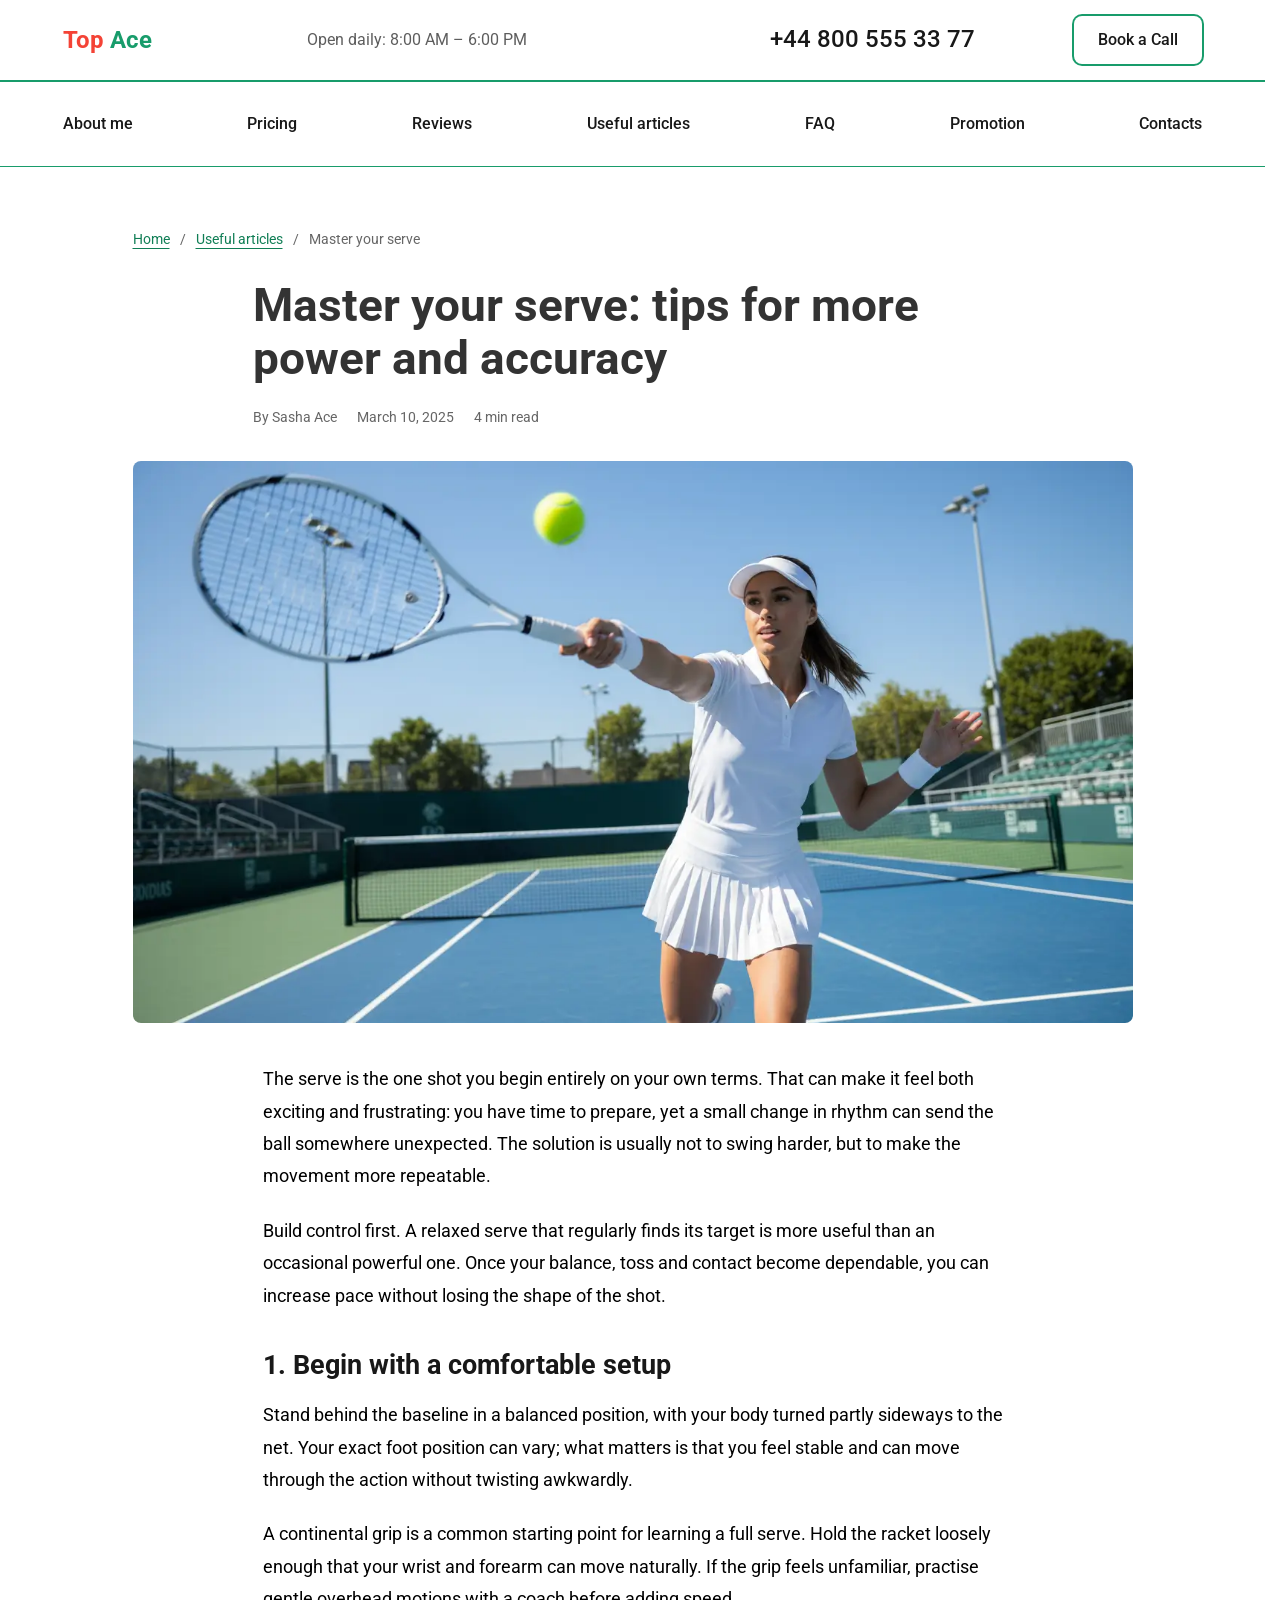
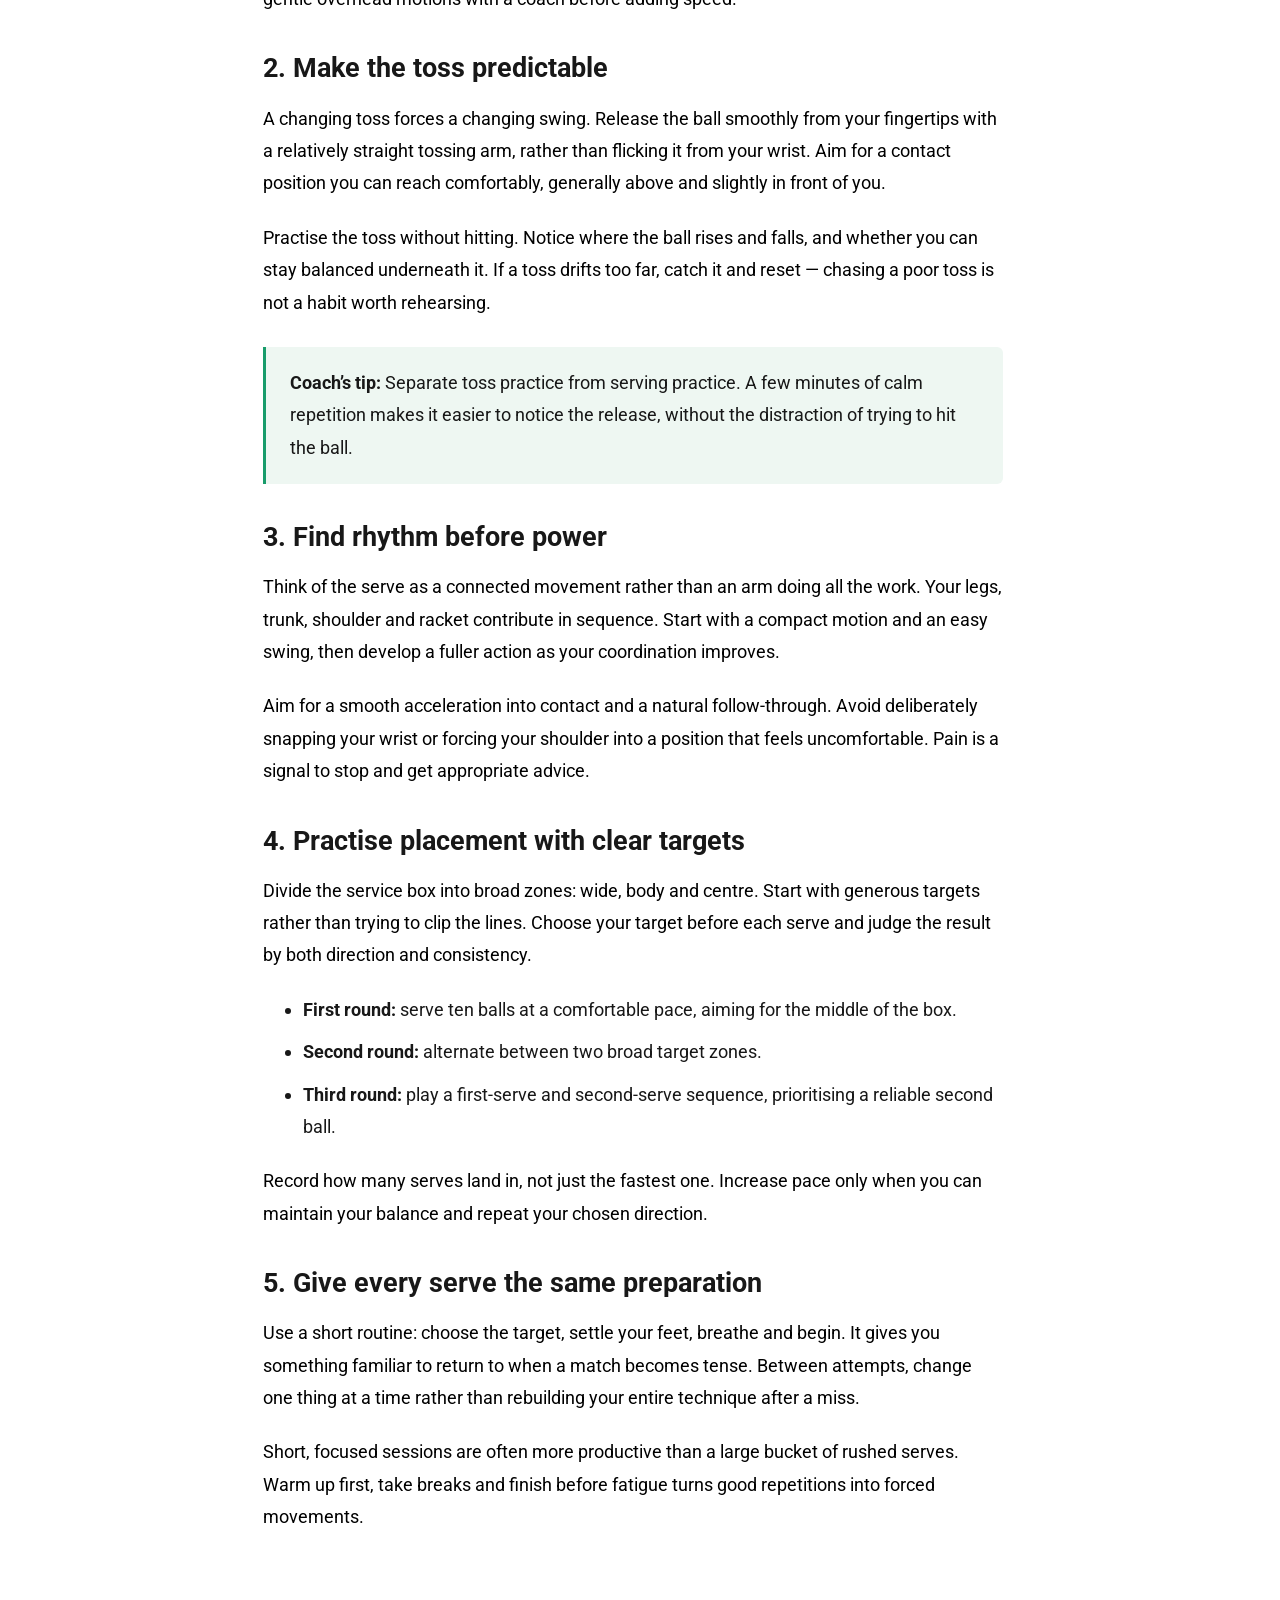
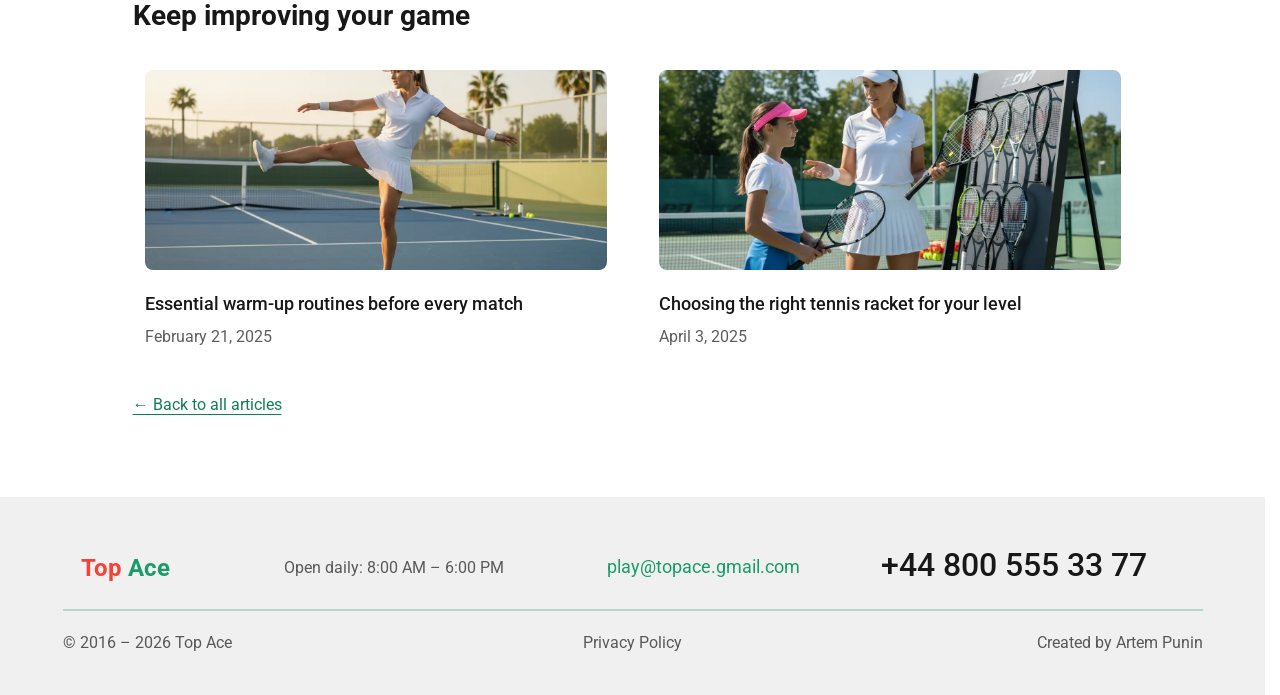
<file: serve.html>
<!doctype html>
<html lang="en">
<head>
    <meta charset="utf-8" />
    <meta name="viewport" content="width=device-width, initial-scale=1" />
    <title>Master your serve: power and accuracy — Top Ace</title>
    <meta name="description" content="Improve your tennis serve with a repeatable ball toss, a relaxed motion and simple practice drills for placement and consistency." />
    <link rel="stylesheet" href="css/styles.css" /><link rel="stylesheet" href="css/enhancements.css" />
    <link rel="preconnect" href="https://fonts.googleapis.com" /><link rel="preconnect" href="https://fonts.gstatic.com" crossorigin />
    <script src="js/webfont.js"></script><script>WebFont.load({ google: { families: ['Roboto:300,400,500,600,700', 'Rubik:300,400,500,600,700'] } });</script>
    <link rel="icon" href="img/tennis_32.png" />
</head>
<body class="body article-page">
    <div class="all_site">
        <header class="header"><div class="container"><div class="w-layout-grid grid-2">
            <a id="w-node-_1ac9c4ce-2b53-8385-a151-a36f11b3c1b9-be9b40db" href="index.html" class="logo_wrapped w-inline-block"><div class="logo">Top <span class="logo_part">Ace</span></div></a>
            <div id="w-node-_56a555c8-33c2-1c8b-069e-a96f00314760-be9b40db" class="empty"><div class="link">Open daily: 8:00 AM – 6:00 PM</div></div>
            <div id="w-node-_4e9f7ba4-dae4-d9d3-e195-a40aab56202b-be9b40db" class="phone_wrapped"><span class="phone">+44 800 555 33 77</span></div>
            <div id="w-node-e304a176-ff2b-9887-2141-91afb8b74410-be9b40db" class="button_wrapped"><a href="#" data-modal-open class="button_header w-button">Book a Call</a></div>
        </div></div></header>
        <div class="line"></div>
        <div data-animation="default" data-collapse="medium" data-duration="400" data-easing="ease" data-easing2="ease" role="banner" class="navbar-2 w-nav"><div class="container-2 w-container">
            <nav role="navigation" aria-label="Main navigation" class="nav-menu w-nav-menu">
                <a href="index.html#About-me" class="menu_item w-nav-link">About me</a><a href="index.html#Pricing" class="menu_item w-nav-link">Pricing</a><a href="index.html#reviews" class="menu_item w-nav-link">Reviews</a><a href="index.html#useful-articles" class="menu_item w-nav-link">Useful articles</a><a href="index.html#FAQ" class="menu_item w-nav-link">FAQ</a><div class="gift_bg"><a href="index.html#Promotion" class="menu_item w-nav-link">Promotion</a></div><a href="#Footer" class="menu_item w-nav-link">Contacts</a>
            </nav><div class="menu w-nav-button"><div class="icon-3 w-icon-nav-menu"></div></div>
        </div></div>
        <div class="article-nav-divider" aria-hidden="true"></div>
        <main class="article-main"><article class="article-shell">
            <nav class="breadcrumbs" aria-label="Breadcrumb"><a href="index.html">Home</a><span aria-hidden="true">/</span><a href="index.html#useful-articles">Useful articles</a><span aria-hidden="true">/</span><span aria-current="page">Master your serve</span></nav>
            <header class="article-heading"><h1>Master your serve: tips for more power and accuracy</h1><div class="article-meta"><span>By Sasha Ace</span><time datetime="2025-03-10">March 10, 2025</time><span>4 min read</span></div></header>
            <img class="article-cover" src="img/6_second.webp" alt="Tennis player reaching forward to make contact with the ball" fetchpriority="high" />
            <div class="article-content">
                <p>The serve is the one shot you begin entirely on your own terms. That can make it feel both exciting and frustrating: you have time to prepare, yet a small change in rhythm can send the ball somewhere unexpected. The solution is usually not to swing harder, but to make the movement more repeatable.</p>
                <p>Build control first. A relaxed serve that regularly finds its target is more useful than an occasional powerful one. Once your balance, toss and contact become dependable, you can increase pace without losing the shape of the shot.</p>
                <h2>1. Begin with a comfortable setup</h2>
                <p>Stand behind the baseline in a balanced position, with your body turned partly sideways to the net. Your exact foot position can vary; what matters is that you feel stable and can move through the action without twisting awkwardly.</p>
                <p>A continental grip is a common starting point for learning a full serve. Hold the racket loosely enough that your wrist and forearm can move naturally. If the grip feels unfamiliar, practise gentle overhead motions with a coach before adding speed.</p>
                <h2>2. Make the toss predictable</h2>
                <p>A changing toss forces a changing swing. Release the ball smoothly from your fingertips with a relatively straight tossing arm, rather than flicking it from your wrist. Aim for a contact position you can reach comfortably, generally above and slightly in front of you.</p>
                <p>Practise the toss without hitting. Notice where the ball rises and falls, and whether you can stay balanced underneath it. If a toss drifts too far, catch it and reset — chasing a poor toss is not a habit worth rehearsing.</p>
                <aside class="article-tip"><strong>Coach’s tip:</strong> Separate toss practice from serving practice. A few minutes of calm repetition makes it easier to notice the release, without the distraction of trying to hit the ball.</aside>
                <h2>3. Find rhythm before power</h2>
                <p>Think of the serve as a connected movement rather than an arm doing all the work. Your legs, trunk, shoulder and racket contribute in sequence. Start with a compact motion and an easy swing, then develop a fuller action as your coordination improves.</p>
                <p>Aim for a smooth acceleration into contact and a natural follow-through. Avoid deliberately snapping your wrist or forcing your shoulder into a position that feels uncomfortable. Pain is a signal to stop and get appropriate advice.</p>
                <h2>4. Practise placement with clear targets</h2>
                <p>Divide the service box into broad zones: wide, body and centre. Start with generous targets rather than trying to clip the lines. Choose your target before each serve and judge the result by both direction and consistency.</p>
                <ul><li><strong>First round:</strong> serve ten balls at a comfortable pace, aiming for the middle of the box.</li><li><strong>Second round:</strong> alternate between two broad target zones.</li><li><strong>Third round:</strong> play a first-serve and second-serve sequence, prioritising a reliable second ball.</li></ul>
                <p>Record how many serves land in, not just the fastest one. Increase pace only when you can maintain your balance and repeat your chosen direction.</p>
                <h2>5. Give every serve the same preparation</h2>
                <p>Use a short routine: choose the target, settle your feet, breathe and begin. It gives you something familiar to return to when a match becomes tense. Between attempts, change one thing at a time rather than rebuilding your entire technique after a miss.</p>
                <p>Short, focused sessions are often more productive than a large bucket of rushed serves. Warm up first, take breaks and finish before fatigue turns good repetitions into forced movements.</p>
            </div>
            <section class="related-articles" aria-labelledby="related-title"><h2 id="related-title">Keep improving your game</h2><div class="related-grid">
                <a class="news w-inline-block" href="tennis-warm-up.html"><img class="blog_image" src="img/6_first.webp" alt="Tennis player warming up on court" loading="lazy" /><div class="text_main_6">Essential warm-up routines before every match</div><div class="time_news">February 21, 2025</div></a>
                <a class="news w-inline-block" href="racket.html"><img class="blog_image" src="img/6_Third.webp" alt="Coach helping a young player choose a racket" loading="lazy" /><div class="text_main_6">Choosing the right tennis racket for your level</div><div class="time_news">April 3, 2025</div></a>
            </div></section><a href="index.html#useful-articles" class="article-back">← Back to all articles</a>
        </article></main>
        <footer id="Footer" class="footer"><div class="otstup"><div class="container">
            <div class="w-layout-grid grid_footer"><a href="index.html" class="logo_wrapped w-inline-block"><div class="logo">Top <span class="logo_part">Ace</span></div></a><div class="empty"><div class="link">Open daily: 8:00 AM – 6:00 PM</div></div><div class="phone_wrapped"><span class="mail_logo">play@topace.gmail.com</span></div><div class="button_wrapped"><span class="phone_footer">+44 800 555 33 77</span></div></div>
            <div class="line_1"></div><div class="copyrite_footer"><div class="link">© 2016 – <span data-current-year>2026</span> Top Ace</div><a href="privacy.html" class="link">Privacy Policy</a><a href="https://artempunin.vercel.app/" class="link creator-link" target="_blank" rel="noopener noreferrer">Created by Artem Punin</a></div>
        </div></div></footer>
    </div>
    <div class="bg_form" data-modal-close></div>
    <div class="box_2" role="dialog" aria-modal="true" aria-labelledby="request-title" aria-hidden="true" tabindex="-1">
        <div class="popup-content">
        <h2 id="request-title" class="h2 form_title">Leave a Request</h2><div class="form-block"><form class="form" data-demo-form><label class="sr-only" for="Phone">Your phone number</label><input class="phone_in_form w-input" type="tel" id="Phone" name="Phone" placeholder="Your phone number" required /><input class="button_form w-button" type="submit" value="Submit a request" /><p class="form-status" role="status" hidden></p></form></div>
        </div>
        <button class="close_form" type="button" data-modal-close aria-label="Close request form"><div class="line_vertical"></div><div class="line_horizontal"></div></button>
    </div>
    <script src="js/jquery-3.5.1.min.js"></script><script src="js/1.js"></script><script src="js/2.js"></script><script src="js/3.js"></script><script src="js/custom.js"></script>
</body>
</html>
</file>
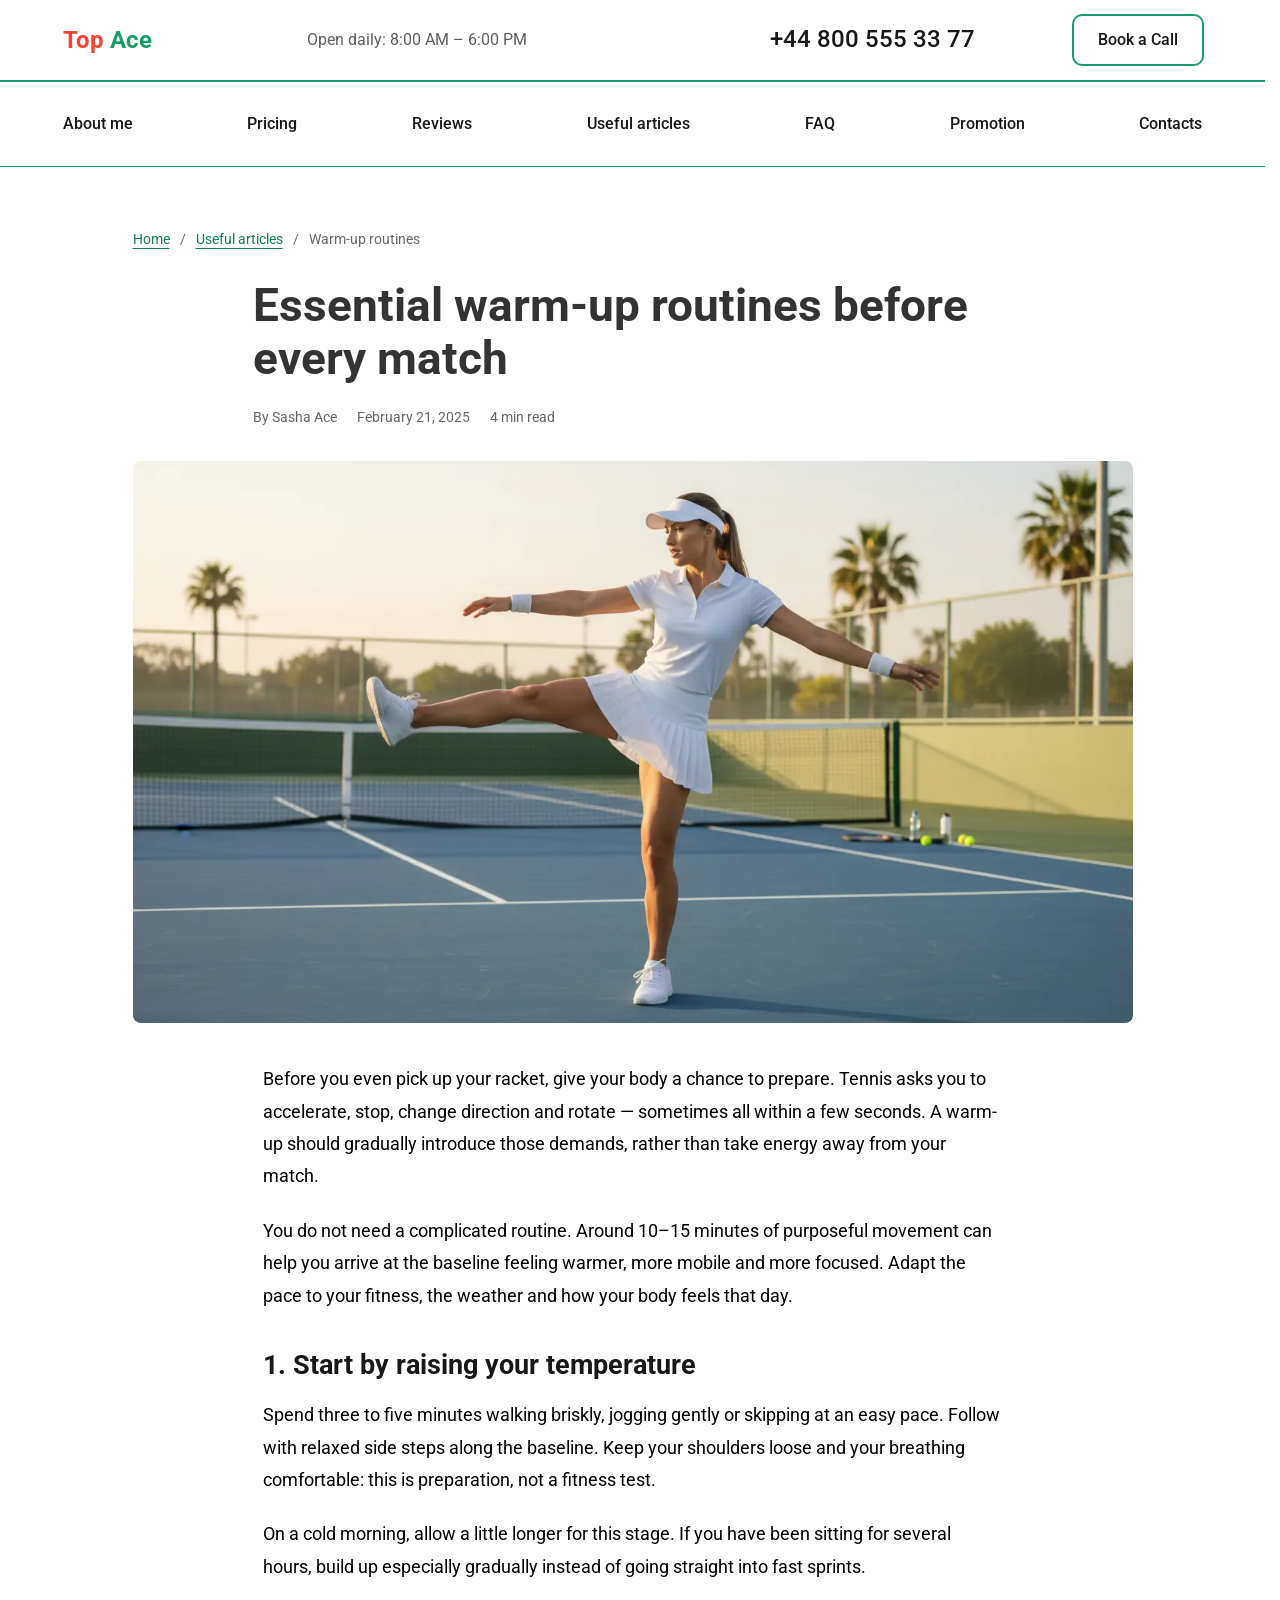
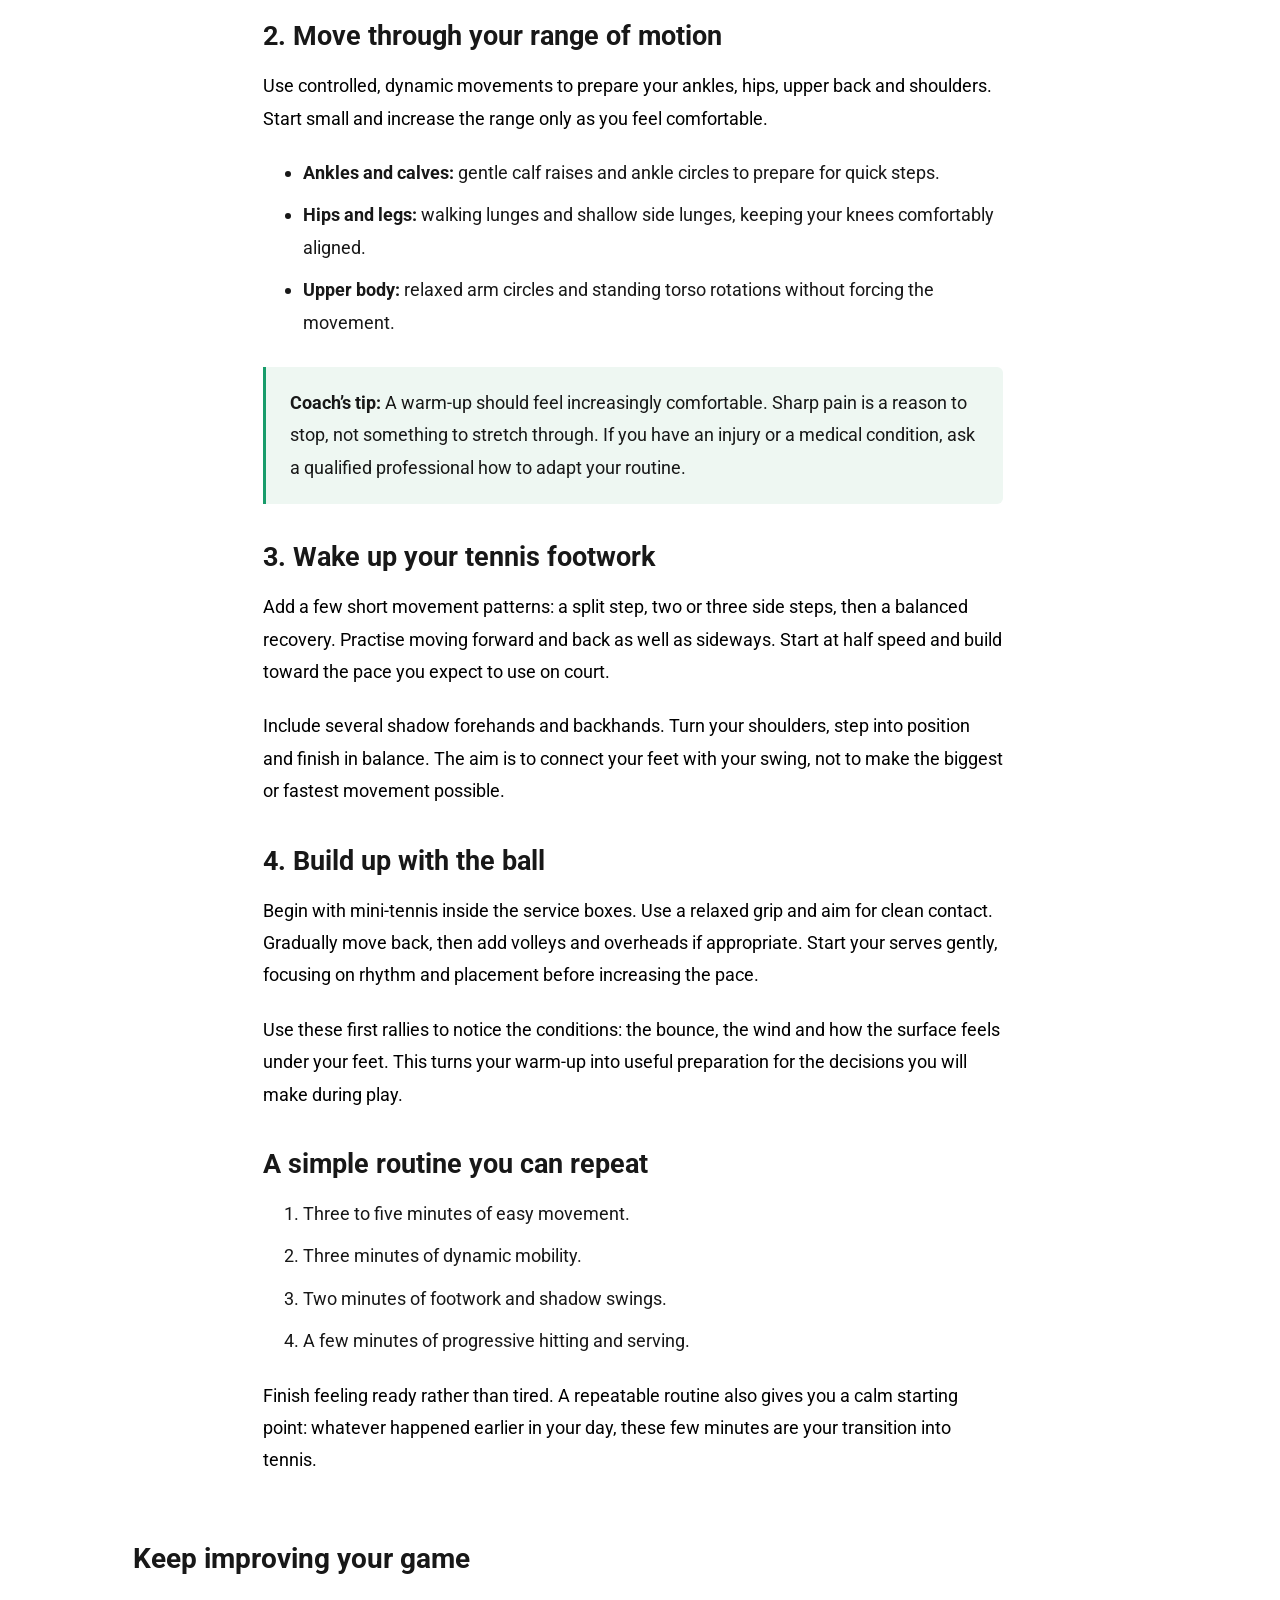
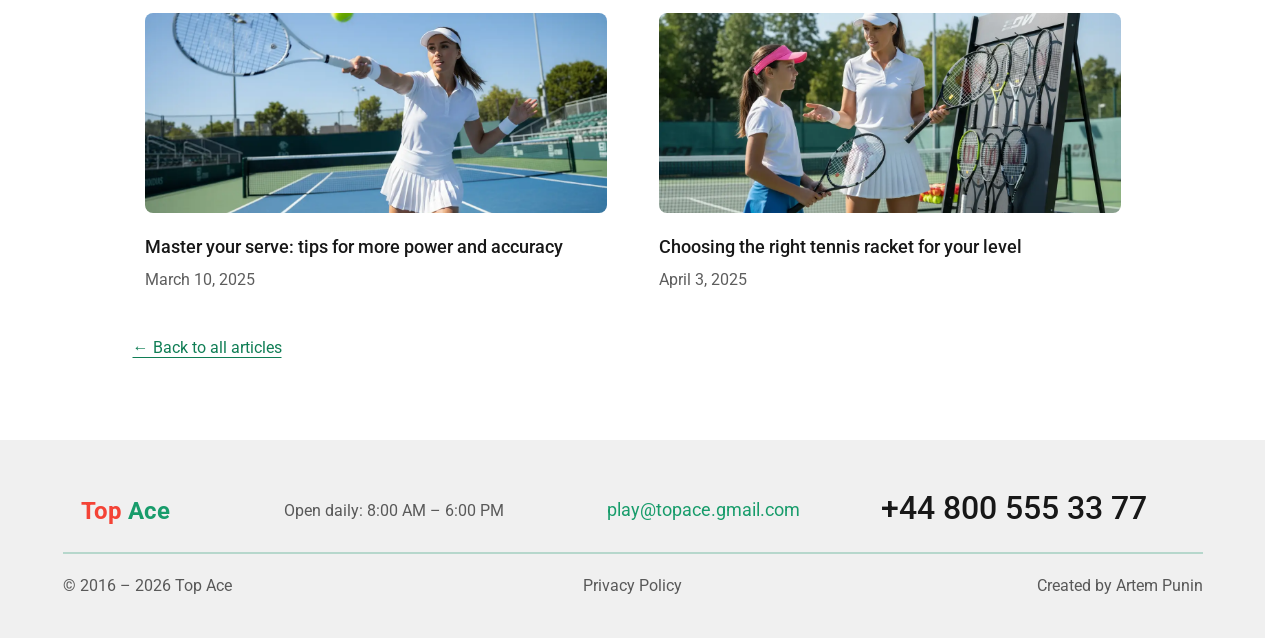
<file: tennis-warm-up.html>
<!doctype html>
<html lang="en">
<head>
    <meta charset="utf-8" />
    <meta name="viewport" content="width=device-width, initial-scale=1" />
    <title>Essential tennis warm-up routines before every match — Top Ace</title>
    <meta name="description" content="A practical tennis warm-up: raise your temperature, mobilize your joints and prepare your footwork before the first point." />
    <link rel="stylesheet" href="css/styles.css" />
    <link rel="stylesheet" href="css/enhancements.css" />
    <link rel="preconnect" href="https://fonts.googleapis.com" />
    <link rel="preconnect" href="https://fonts.gstatic.com" crossorigin />
    <script src="js/webfont.js"></script>
    <script>WebFont.load({ google: { families: ['Roboto:300,400,500,600,700', 'Rubik:300,400,500,600,700'] } });</script>
    <link rel="icon" href="img/tennis_32.png" />
</head>
<body class="body article-page">
    <div class="all_site">
        <header class="header"><div class="container"><div class="w-layout-grid grid-2">
            <a id="w-node-_1ac9c4ce-2b53-8385-a151-a36f11b3c1b9-be9b40db" href="index.html" class="logo_wrapped w-inline-block"><div class="logo">Top <span class="logo_part">Ace</span></div></a>
            <div id="w-node-_56a555c8-33c2-1c8b-069e-a96f00314760-be9b40db" class="empty"><div class="link">Open daily: 8:00 AM – 6:00 PM</div></div>
            <div id="w-node-_4e9f7ba4-dae4-d9d3-e195-a40aab56202b-be9b40db" class="phone_wrapped"><span class="phone">+44 800 555 33 77</span></div>
            <div id="w-node-e304a176-ff2b-9887-2141-91afb8b74410-be9b40db" class="button_wrapped"><a href="#" data-modal-open class="button_header w-button">Book a Call</a></div>
        </div></div></header>
        <div class="line"></div>
        <div data-animation="default" data-collapse="medium" data-duration="400" data-easing="ease" data-easing2="ease" role="banner" class="navbar-2 w-nav">
            <div class="container-2 w-container">
                <nav role="navigation" aria-label="Main navigation" class="nav-menu w-nav-menu">
                    <a href="index.html#About-me" class="menu_item w-nav-link">About me</a><a href="index.html#Pricing" class="menu_item w-nav-link">Pricing</a><a href="index.html#reviews" class="menu_item w-nav-link">Reviews</a><a href="index.html#useful-articles" class="menu_item w-nav-link">Useful articles</a><a href="index.html#FAQ" class="menu_item w-nav-link">FAQ</a><div class="gift_bg"><a href="index.html#Promotion" class="menu_item w-nav-link">Promotion</a></div><a href="#Footer" class="menu_item w-nav-link">Contacts</a>
                </nav>
                <div class="menu w-nav-button"><div class="icon-3 w-icon-nav-menu"></div></div>
            </div>
        </div>
        <div class="article-nav-divider" aria-hidden="true"></div>
        <main class="article-main"><article class="article-shell">
            <nav class="breadcrumbs" aria-label="Breadcrumb"><a href="index.html">Home</a><span aria-hidden="true">/</span><a href="index.html#useful-articles">Useful articles</a><span aria-hidden="true">/</span><span aria-current="page">Warm-up routines</span></nav>
            <header class="article-heading">
                <h1>Essential warm-up routines before every match</h1>
                <div class="article-meta"><span>By Sasha Ace</span><time datetime="2025-02-21">February 21, 2025</time><span>4 min read</span></div>
            </header>
            <img class="article-cover" src="img/6_first.webp" alt="Tennis player warming up her legs on an outdoor court" fetchpriority="high" />
            <div class="article-content">
                <p>Before you even pick up your racket, give your body a chance to prepare. Tennis asks you to accelerate, stop, change direction and rotate — sometimes all within a few seconds. A warm-up should gradually introduce those demands, rather than take energy away from your match.</p>
                <p>You do not need a complicated routine. Around 10–15 minutes of purposeful movement can help you arrive at the baseline feeling warmer, more mobile and more focused. Adapt the pace to your fitness, the weather and how your body feels that day.</p>
                <h2>1. Start by raising your temperature</h2>
                <p>Spend three to five minutes walking briskly, jogging gently or skipping at an easy pace. Follow with relaxed side steps along the baseline. Keep your shoulders loose and your breathing comfortable: this is preparation, not a fitness test.</p>
                <p>On a cold morning, allow a little longer for this stage. If you have been sitting for several hours, build up especially gradually instead of going straight into fast sprints.</p>
                <h2>2. Move through your range of motion</h2>
                <p>Use controlled, dynamic movements to prepare your ankles, hips, upper back and shoulders. Start small and increase the range only as you feel comfortable.</p>
                <ul>
                    <li><strong>Ankles and calves:</strong> gentle calf raises and ankle circles to prepare for quick steps.</li>
                    <li><strong>Hips and legs:</strong> walking lunges and shallow side lunges, keeping your knees comfortably aligned.</li>
                    <li><strong>Upper body:</strong> relaxed arm circles and standing torso rotations without forcing the movement.</li>
                </ul>
                <aside class="article-tip"><strong>Coach’s tip:</strong> A warm-up should feel increasingly comfortable. Sharp pain is a reason to stop, not something to stretch through. If you have an injury or a medical condition, ask a qualified professional how to adapt your routine.</aside>
                <h2>3. Wake up your tennis footwork</h2>
                <p>Add a few short movement patterns: a split step, two or three side steps, then a balanced recovery. Practise moving forward and back as well as sideways. Start at half speed and build toward the pace you expect to use on court.</p>
                <p>Include several shadow forehands and backhands. Turn your shoulders, step into position and finish in balance. The aim is to connect your feet with your swing, not to make the biggest or fastest movement possible.</p>
                <h2>4. Build up with the ball</h2>
                <p>Begin with mini-tennis inside the service boxes. Use a relaxed grip and aim for clean contact. Gradually move back, then add volleys and overheads if appropriate. Start your serves gently, focusing on rhythm and placement before increasing the pace.</p>
                <p>Use these first rallies to notice the conditions: the bounce, the wind and how the surface feels under your feet. This turns your warm-up into useful preparation for the decisions you will make during play.</p>
                <h2>A simple routine you can repeat</h2>
                <ol><li>Three to five minutes of easy movement.</li><li>Three minutes of dynamic mobility.</li><li>Two minutes of footwork and shadow swings.</li><li>A few minutes of progressive hitting and serving.</li></ol>
                <p>Finish feeling ready rather than tired. A repeatable routine also gives you a calm starting point: whatever happened earlier in your day, these few minutes are your transition into tennis.</p>
            </div>
            <section class="related-articles" aria-labelledby="related-title"><h2 id="related-title">Keep improving your game</h2><div class="related-grid">
                <a class="news w-inline-block" href="serve.html"><img class="blog_image" src="img/6_second.webp" alt="Tennis player preparing to strike the ball" loading="lazy" /><div class="text_main_6">Master your serve: tips for more power and accuracy</div><div class="time_news">March 10, 2025</div></a>
                <a class="news w-inline-block" href="racket.html"><img class="blog_image" src="img/6_Third.webp" alt="Coach helping a young player choose a racket" loading="lazy" /><div class="text_main_6">Choosing the right tennis racket for your level</div><div class="time_news">April 3, 2025</div></a>
            </div></section>
            <a href="index.html#useful-articles" class="article-back">← Back to all articles</a>
        </article></main>
        <footer id="Footer" class="footer"><div class="otstup"><div class="container">
            <div class="w-layout-grid grid_footer">
                <a href="index.html" class="logo_wrapped w-inline-block"><div class="logo">Top <span class="logo_part">Ace</span></div></a>
                <div class="empty"><div class="link">Open daily: 8:00 AM – 6:00 PM</div></div>
                <div class="phone_wrapped"><span class="mail_logo">play@topace.gmail.com</span></div>
                <div class="button_wrapped"><span class="phone_footer">+44 800 555 33 77</span></div>
            </div><div class="line_1"></div>
            <div class="copyrite_footer"><div class="link">© 2016 – <span data-current-year>2026</span> Top Ace</div><a href="privacy.html" class="link">Privacy Policy</a><a href="https://artempunin.vercel.app/" class="link creator-link" target="_blank" rel="noopener noreferrer">Created by Artem Punin</a></div>
        </div></div></footer>
    </div>
    <div class="bg_form" data-modal-close></div>
    <div class="box_2" role="dialog" aria-modal="true" aria-labelledby="request-title" aria-hidden="true" tabindex="-1">
        <div class="popup-content">
        <h2 id="request-title" class="h2 form_title">Leave a Request</h2>
        <div class="form-block"><form class="form" data-demo-form>
            <label class="sr-only" for="Phone">Your phone number</label><input class="phone_in_form w-input" type="tel" id="Phone" name="Phone" placeholder="Your phone number" required />
            <input class="button_form w-button" type="submit" value="Submit a request" /><p class="form-status" role="status" hidden></p>
        </form></div>
        </div>
        <button class="close_form" type="button" data-modal-close aria-label="Close request form"><div class="line_vertical"></div><div class="line_horizontal"></div></button>
    </div>
    <script src="js/jquery-3.5.1.min.js"></script><script src="js/1.js"></script><script src="js/2.js"></script><script src="js/3.js"></script><script src="js/custom.js"></script>
</body>
</html>
</file>
<file: css/styles.css>
html {
  -webkit-text-size-adjust: 100%;
  -ms-text-size-adjust: 100%;
  font-family: sans-serif;
}

body {
  margin: 0;
}

article, aside, details, figcaption, figure, footer, header, hgroup, main, menu, nav, section, summary {
  display: block;
}

audio, canvas, progress, video {
  vertical-align: baseline;
  display: inline-block;
}

audio:not([controls]) {
  height: 0;
  display: none;
}

[hidden], template {
  display: none;
}

a {
  background-color: #0000;
}

a:active, a:hover {
  outline: 0;
}

abbr[title] {
  border-bottom: 1px dotted;
}

b, strong {
  font-weight: bold;
}

dfn {
  font-style: italic;
}

h1 {
  margin: .67em 0;
  font-size: 2em;
}

mark {
  color: #000;
  background: #ff0;
}

small {
  font-size: 80%;
}

sub, sup {
  vertical-align: baseline;
  font-size: 75%;
  line-height: 0;
  position: relative;
}

sup {
  top: -.5em;
}

sub {
  bottom: -.25em;
}

img {
  border: 0;
}

svg:not(:root) {
  overflow: hidden;
}

hr {
  box-sizing: content-box;
  height: 0;
}

pre {
  overflow: auto;
}

code, kbd, pre, samp {
  font-family: monospace;
  font-size: 1em;
}

button, input, optgroup, select, textarea {
  color: inherit;
  font: inherit;
  margin: 0;
}

button {
  overflow: visible;
}

button, select {
  text-transform: none;
}

button, html input[type="button"], input[type="reset"] {
  -webkit-appearance: button;
  cursor: pointer;
}

button[disabled], html input[disabled] {
  cursor: default;
}

button::-moz-focus-inner, input::-moz-focus-inner {
  border: 0;
  padding: 0;
}

input {
  line-height: normal;
}

input[type="checkbox"], input[type="radio"] {
  box-sizing: border-box;
  padding: 0;
}

input[type="number"]::-webkit-inner-spin-button, input[type="number"]::-webkit-outer-spin-button {
  height: auto;
}

input[type="search"] {
  -webkit-appearance: none;
}

input[type="search"]::-webkit-search-cancel-button, input[type="search"]::-webkit-search-decoration {
  -webkit-appearance: none;
}

legend {
  border: 0;
  padding: 0;
}

textarea {
  overflow: auto;
}

optgroup {
  font-weight: bold;
}

table {
  border-collapse: collapse;
  border-spacing: 0;
}

td, th {
  padding: 0;
}

@font-face {
  font-family: webflow-icons;
  src: url("[data-uri]") format("truetype");
  font-weight: normal;
  font-style: normal;
}

[class^="w-icon-"], [class*=" w-icon-"] {
  speak: none;
  font-variant: normal;
  text-transform: none;
  -webkit-font-smoothing: antialiased;
  -moz-osx-font-smoothing: grayscale;
  font-style: normal;
  font-weight: normal;
  line-height: 1;
  font-family: webflow-icons !important;
}

.w-icon-slider-right:before {
  content: "";
}

.w-icon-slider-left:before {
  content: "";
}

.w-icon-nav-menu:before {
  content: "";
}

.w-icon-arrow-down:before, .w-icon-dropdown-toggle:before {
  content: "";
}

.w-icon-file-upload-remove:before {
  content: "";
}

.w-icon-file-upload-icon:before {
  content: "";
}

* {
  box-sizing: border-box;
}

html {
  height: 100%;
}

body {
  color: #333;
  background-color: #fff;
  min-height: 100%;
  margin: 0;
  font-family: Arial, sans-serif;
  font-size: 14px;
  line-height: 20px;
}

img {
  vertical-align: middle;
  max-width: 100%;
  display: inline-block;
}

html.w-mod-touch * {
  background-attachment: scroll !important;
}

.w-block {
  display: block;
}

.w-inline-block {
  max-width: 100%;
  display: inline-block;
}

.w-clearfix:before, .w-clearfix:after {
  content: " ";
  grid-area: 1 / 1 / 2 / 2;
  display: table;
}

.w-clearfix:after {
  clear: both;
}

.w-hidden {
  display: none;
}

.w-button {
  color: #fff;
  line-height: inherit;
  cursor: pointer;
  background-color: #3898ec;
  border: 0;
  border-radius: 0;
  padding: 9px 15px;
  text-decoration: none;
  display: inline-block;
}

input.w-button {
  -webkit-appearance: button;
}

html[data-w-dynpage] [data-w-cloak] {
  color: #0000 !important;
}

.w-code-block {
  margin: unset;
}

pre.w-code-block code {
  all: inherit;
}

pre.w-code-block code > span {
  display: block !important;
}

.w-optimization {
  display: contents;
}

.w-webflow-badge, .w-webflow-badge > img {
  box-sizing: unset;
  width: unset;
  height: unset;
  max-height: unset;
  max-width: unset;
  min-height: unset;
  min-width: unset;
  margin: unset;
  padding: unset;
  float: unset;
  clear: unset;
  border: unset;
  border-radius: unset;
  background: unset;
  background-image: unset;
  background-position: unset;
  background-size: unset;
  background-repeat: unset;
  background-origin: unset;
  background-clip: unset;
  background-attachment: unset;
  background-color: unset;
  box-shadow: unset;
  transform: unset;
  direction: unset;
  font-family: unset;
  font-weight: unset;
  color: unset;
  font-size: unset;
  line-height: unset;
  font-style: unset;
  font-variant: unset;
  text-align: unset;
  letter-spacing: unset;
  -webkit-text-decoration: unset;
  text-decoration: unset;
  text-indent: unset;
  text-transform: unset;
  list-style-type: unset;
  text-shadow: unset;
  vertical-align: unset;
  cursor: unset;
  white-space: unset;
  word-break: unset;
  word-spacing: unset;
  word-wrap: unset;
  transition: unset;
}

.w-webflow-badge {
  white-space: nowrap;
  cursor: pointer;
  box-shadow: 0 0 0 1px #0000001a, 0 1px 3px #0000001a;
  visibility: visible !important;
  opacity: 1 !important;
  z-index: 2147483647 !important;
  color: #aaadb0 !important;
  width: auto !important;
  height: auto !important;
  overflow: unset !important;
  background-color: #fff !important;
  border-radius: 3px !important;
  margin: 0 !important;
  padding: 6px !important;
  font-size: 12px !important;
  line-height: 14px !important;
  text-decoration: none !important;
  display: inline-block !important;
  position: fixed !important;
  inset: auto 12px 12px auto !important;
  transform: none !important;
}

.w-webflow-badge > img {
  position: unset;
  visibility: unset !important;
  opacity: 1 !important;
  vertical-align: middle !important;
  display: inline-block !important;
}

h1, h2, h3, h4, h5, h6 {
  margin-bottom: 10px;
  font-weight: bold;
}

h1 {
  margin-top: 20px;
  font-size: 38px;
  line-height: 44px;
}

h2 {
  margin-top: 20px;
  font-size: 32px;
  line-height: 36px;
}

h3 {
  margin-top: 20px;
  font-size: 24px;
  line-height: 30px;
}

h4 {
  margin-top: 10px;
  font-size: 18px;
  line-height: 24px;
}

h5 {
  margin-top: 10px;
  font-size: 14px;
  line-height: 20px;
}

h6 {
  margin-top: 10px;
  font-size: 12px;
  line-height: 18px;
}

p {
  margin-top: 0;
  margin-bottom: 10px;
}

blockquote {
  border-left: 5px solid #e2e2e2;
  margin: 0 0 10px;
  padding: 10px 20px;
  font-size: 18px;
  line-height: 22px;
}

figure {
  margin: 0 0 10px;
}

figcaption {
  text-align: center;
  margin-top: 5px;
}

ul, ol {
  margin-top: 0;
  margin-bottom: 10px;
  padding-left: 40px;
}

.w-list-unstyled {
  padding-left: 0;
  list-style: none;
}

.w-embed:before, .w-embed:after {
  content: " ";
  grid-area: 1 / 1 / 2 / 2;
  display: table;
}

.w-embed:after {
  clear: both;
}

.w-video {
  width: 100%;
  padding: 0;
  position: relative;
}

.w-video iframe, .w-video object, .w-video embed {
  border: none;
  width: 100%;
  height: 100%;
  position: absolute;
  top: 0;
  left: 0;
}

fieldset {
  border: 0;
  margin: 0;
  padding: 0;
}

button, [type="button"], [type="reset"] {
  cursor: pointer;
  -webkit-appearance: button;
  border: 0;
}

.w-form {
  margin: 0 0 15px;
}

.w-form-done {
  text-align: center;
  background-color: #ddd;
  padding: 20px;
  display: none;
}

.w-form-fail {
  background-color: #ffdede;
  margin-top: 10px;
  padding: 10px;
  display: none;
}

label {
  margin-bottom: 5px;
  font-weight: bold;
  display: block;
}

.w-input, .w-select {
  color: #333;
  vertical-align: middle;
  background-color: #fff;
  border: 1px solid #ccc;
  width: 100%;
  height: 38px;
  margin-bottom: 10px;
  padding: 8px 12px;
  font-size: 14px;
  line-height: 1.42857;
  display: block;
}

.w-input::placeholder, .w-select::placeholder {
  color: #999;
}

.w-input:focus, .w-select:focus {
  border-color: #3898ec;
  outline: 0;
}

.w-input[disabled], .w-select[disabled], .w-input[readonly], .w-select[readonly], fieldset[disabled] .w-input, fieldset[disabled] .w-select {
  cursor: not-allowed;
}

.w-input[disabled]:not(.w-input-disabled), .w-select[disabled]:not(.w-input-disabled), .w-input[readonly], .w-select[readonly], fieldset[disabled]:not(.w-input-disabled) .w-input, fieldset[disabled]:not(.w-input-disabled) .w-select {
  background-color: #eee;
}

textarea.w-input, textarea.w-select {
  height: auto;
}

.w-select {
  background-color: #f3f3f3;
}

.w-select[multiple] {
  height: auto;
}

.w-form-label {
  cursor: pointer;
  margin-bottom: 0;
  font-weight: normal;
  display: inline-block;
}

.w-radio {
  margin-bottom: 5px;
  padding-left: 20px;
  display: block;
}

.w-radio:before, .w-radio:after {
  content: " ";
  grid-area: 1 / 1 / 2 / 2;
  display: table;
}

.w-radio:after {
  clear: both;
}

.w-radio-input {
  float: left;
  margin: 3px 0 0 -20px;
  line-height: normal;
}

.w-file-upload {
  margin-bottom: 10px;
  display: block;
}

.w-file-upload-input {
  opacity: 0;
  z-index: -100;
  width: .1px;
  height: .1px;
  position: absolute;
  overflow: hidden;
}

.w-file-upload-default, .w-file-upload-uploading, .w-file-upload-success {
  color: #333;
  display: inline-block;
}

.w-file-upload-error {
  margin-top: 10px;
  display: block;
}

.w-file-upload-default.w-hidden, .w-file-upload-uploading.w-hidden, .w-file-upload-error.w-hidden, .w-file-upload-success.w-hidden {
  display: none;
}

.w-file-upload-uploading-btn {
  cursor: pointer;
  background-color: #fafafa;
  border: 1px solid #ccc;
  margin: 0;
  padding: 8px 12px;
  font-size: 14px;
  font-weight: normal;
  display: flex;
}

.w-file-upload-file {
  background-color: #fafafa;
  border: 1px solid #ccc;
  flex-grow: 1;
  justify-content: space-between;
  margin: 0;
  padding: 8px 9px 8px 11px;
  display: flex;
}

.w-file-upload-file-name {
  font-size: 14px;
  font-weight: normal;
  display: block;
}

.w-file-remove-link {
  cursor: pointer;
  width: auto;
  height: auto;
  margin-top: 3px;
  margin-left: 10px;
  padding: 3px;
  display: block;
}

.w-icon-file-upload-remove {
  margin: auto;
  font-size: 10px;
}

.w-file-upload-error-msg {
  color: #ea384c;
  padding: 2px 0;
  display: inline-block;
}

.w-file-upload-info {
  padding: 0 12px;
  line-height: 38px;
  display: inline-block;
}

.w-file-upload-label {
  cursor: pointer;
  background-color: #fafafa;
  border: 1px solid #ccc;
  margin: 0;
  padding: 8px 12px;
  font-size: 14px;
  font-weight: normal;
  display: inline-block;
}

.w-icon-file-upload-icon, .w-icon-file-upload-uploading {
  width: 20px;
  margin-right: 8px;
  display: inline-block;
}

.w-icon-file-upload-uploading {
  height: 20px;
}

.w-container {
  max-width: 940px;
  margin-left: auto;
  margin-right: auto;
}

.w-container:before, .w-container:after {
  content: " ";
  grid-area: 1 / 1 / 2 / 2;
  display: table;
}

.w-container:after {
  clear: both;
}

.w-container .w-row {
  margin-left: -10px;
  margin-right: -10px;
}

.w-row:before, .w-row:after {
  content: " ";
  grid-area: 1 / 1 / 2 / 2;
  display: table;
}

.w-row:after {
  clear: both;
}

.w-row .w-row {
  margin-left: 0;
  margin-right: 0;
}

.w-col {
  float: left;
  width: 100%;
  min-height: 1px;
  padding-left: 10px;
  padding-right: 10px;
  position: relative;
}

.w-col .w-col {
  padding-left: 0;
  padding-right: 0;
}

.w-col-1 {
  width: 8.33333%;
}

.w-col-2 {
  width: 16.6667%;
}

.w-col-3 {
  width: 25%;
}

.w-col-4 {
  width: 33.3333%;
}

.w-col-5 {
  width: 41.6667%;
}

.w-col-6 {
  width: 50%;
}

.w-col-7 {
  width: 58.3333%;
}

.w-col-8 {
  width: 66.6667%;
}

.w-col-9 {
  width: 75%;
}

.w-col-10 {
  width: 83.3333%;
}

.w-col-11 {
  width: 91.6667%;
}

.w-col-12 {
  width: 100%;
}

.w-hidden-main {
  display: none !important;
}

@media screen and (max-width: 1140px) {
  .w-container {
    max-width: 728px;
  }

  .w-hidden-main {
    display: inherit !important;
  }

  .w-hidden-medium {
    display: none !important;
  }

  .w-col-medium-1 {
    width: 8.33333%;
  }

  .w-col-medium-2 {
    width: 16.6667%;
  }

  .w-col-medium-3 {
    width: 25%;
  }

  .w-col-medium-4 {
    width: 33.3333%;
  }

  .w-col-medium-5 {
    width: 41.6667%;
  }

  .w-col-medium-6 {
    width: 50%;
  }

  .w-col-medium-7 {
    width: 58.3333%;
  }

  .w-col-medium-8 {
    width: 66.6667%;
  }

  .w-col-medium-9 {
    width: 75%;
  }

  .w-col-medium-10 {
    width: 83.3333%;
  }

  .w-col-medium-11 {
    width: 91.6667%;
  }

  .w-col-medium-12 {
    width: 100%;
  }

  .w-col-stack {
    width: 100%;
    left: auto;
    right: auto;
  }
}

@media screen and (max-width: 767px) {
  .w-hidden-main, .w-hidden-medium {
    display: inherit !important;
  }

  .w-hidden-small {
    display: none !important;
  }

  .w-row, .w-container .w-row {
    margin-left: 0;
    margin-right: 0;
  }

  .w-col {
    width: 100%;
    left: auto;
    right: auto;
  }

  .w-col-small-1 {
    width: 8.33333%;
  }

  .w-col-small-2 {
    width: 16.6667%;
  }

  .w-col-small-3 {
    width: 25%;
  }

  .w-col-small-4 {
    width: 33.3333%;
  }

  .w-col-small-5 {
    width: 41.6667%;
  }

  .w-col-small-6 {
    width: 50%;
  }

  .w-col-small-7 {
    width: 58.3333%;
  }

  .w-col-small-8 {
    width: 66.6667%;
  }

  .w-col-small-9 {
    width: 75%;
  }

  .w-col-small-10 {
    width: 83.3333%;
  }

  .w-col-small-11 {
    width: 91.6667%;
  }

  .w-col-small-12 {
    width: 100%;
  }
}

@media screen and (max-width: 479px) {
  .w-container {
    max-width: none;
  }

  .w-hidden-main, .w-hidden-medium, .w-hidden-small {
    display: inherit !important;
  }

  .w-hidden-tiny {
    display: none !important;
  }

  .w-col {
    width: 100%;
  }

  .w-col-tiny-1 {
    width: 8.33333%;
  }

  .w-col-tiny-2 {
    width: 16.6667%;
  }

  .w-col-tiny-3 {
    width: 25%;
  }

  .w-col-tiny-4 {
    width: 33.3333%;
  }

  .w-col-tiny-5 {
    width: 41.6667%;
  }

  .w-col-tiny-6 {
    width: 50%;
  }

  .w-col-tiny-7 {
    width: 58.3333%;
  }

  .w-col-tiny-8 {
    width: 66.6667%;
  }

  .w-col-tiny-9 {
    width: 75%;
  }

  .w-col-tiny-10 {
    width: 83.3333%;
  }

  .w-col-tiny-11 {
    width: 91.6667%;
  }

  .w-col-tiny-12 {
    width: 100%;
  }
}

.w-widget {
  position: relative;
}

.w-widget-map {
  width: 100%;
  height: 400px;
}

.w-widget-map label {
  width: auto;
  display: inline;
}

.w-widget-map img {
  max-width: inherit;
}

.w-widget-map .gm-style-iw {
  text-align: center;
}

.w-widget-map .gm-style-iw > button {
  display: none !important;
}

.w-widget-twitter {
  overflow: hidden;
}

.w-widget-twitter-count-shim {
  vertical-align: top;
  text-align: center;
  background: #fff;
  border: 1px solid #758696;
  border-radius: 3px;
  width: 28px;
  height: 20px;
  display: inline-block;
  position: relative;
}

.w-widget-twitter-count-shim * {
  pointer-events: none;
  -webkit-user-select: none;
  user-select: none;
}

.w-widget-twitter-count-shim .w-widget-twitter-count-inner {
  text-align: center;
  color: #999;
  font-family: serif;
  font-size: 15px;
  line-height: 12px;
  position: relative;
}

.w-widget-twitter-count-shim .w-widget-twitter-count-clear {
  display: block;
  position: relative;
}

.w-widget-twitter-count-shim.w--large {
  width: 36px;
  height: 28px;
}

.w-widget-twitter-count-shim.w--large .w-widget-twitter-count-inner {
  font-size: 18px;
  line-height: 18px;
}

.w-widget-twitter-count-shim:not(.w--vertical) {
  margin-left: 5px;
  margin-right: 8px;
}

.w-widget-twitter-count-shim:not(.w--vertical).w--large {
  margin-left: 6px;
}

.w-widget-twitter-count-shim:not(.w--vertical):before, .w-widget-twitter-count-shim:not(.w--vertical):after {
  content: " ";
  pointer-events: none;
  border: solid #0000;
  width: 0;
  height: 0;
  position: absolute;
  top: 50%;
  left: 0;
}

.w-widget-twitter-count-shim:not(.w--vertical):before {
  border-width: 4px;
  border-color: #75869600 #5d6c7b #75869600 #75869600;
  margin-top: -4px;
  margin-left: -9px;
}

.w-widget-twitter-count-shim:not(.w--vertical).w--large:before {
  border-width: 5px;
  margin-top: -5px;
  margin-left: -10px;
}

.w-widget-twitter-count-shim:not(.w--vertical):after {
  border-width: 4px;
  border-color: #fff0 #fff #fff0 #fff0;
  margin-top: -4px;
  margin-left: -8px;
}

.w-widget-twitter-count-shim:not(.w--vertical).w--large:after {
  border-width: 5px;
  margin-top: -5px;
  margin-left: -9px;
}

.w-widget-twitter-count-shim.w--vertical {
  width: 61px;
  height: 33px;
  margin-bottom: 8px;
}

.w-widget-twitter-count-shim.w--vertical:before, .w-widget-twitter-count-shim.w--vertical:after {
  content: " ";
  pointer-events: none;
  border: solid #0000;
  width: 0;
  height: 0;
  position: absolute;
  top: 100%;
  left: 50%;
}

.w-widget-twitter-count-shim.w--vertical:before {
  border-width: 5px;
  border-color: #5d6c7b #75869600 #75869600;
  margin-left: -5px;
}

.w-widget-twitter-count-shim.w--vertical:after {
  border-width: 4px;
  border-color: #fff #fff0 #fff0;
  margin-left: -4px;
}

.w-widget-twitter-count-shim.w--vertical .w-widget-twitter-count-inner {
  font-size: 18px;
  line-height: 22px;
}

.w-widget-twitter-count-shim.w--vertical.w--large {
  width: 76px;
}

.w-background-video {
  color: #fff;
  height: 500px;
  position: relative;
  overflow: hidden;
}

.w-background-video > video {
  object-fit: cover;
  z-index: -100;
  background-position: 50%;
  background-size: cover;
  width: 100%;
  height: 100%;
  margin: auto;
  position: absolute;
  inset: -100%;
}

.w-background-video > video::-webkit-media-controls-start-playback-button {
  -webkit-appearance: none;
  display: none !important;
}

.w-background-video--control {
  background-color: #0000;
  padding: 0;
  position: absolute;
  bottom: 1em;
  right: 1em;
}

.w-background-video--control > [hidden] {
  display: none !important;
}

.w-slider {
  text-align: center;
  clear: both;
  -webkit-tap-highlight-color: #0000;
  tap-highlight-color: #0000;
  background: #ddd;
  height: 300px;
  position: relative;
}

.w-slider-mask {
  z-index: 1;
  white-space: nowrap;
  height: 100%;
  display: block;
  position: relative;
  left: 0;
  right: 0;
  overflow: hidden;
}

.w-slide {
  vertical-align: top;
  white-space: normal;
  text-align: left;
  width: 100%;
  height: 100%;
  display: inline-block;
  position: relative;
}

.w-slider-nav {
  z-index: 2;
  text-align: center;
  -webkit-tap-highlight-color: #0000;
  tap-highlight-color: #0000;
  height: 40px;
  margin: auto;
  padding-top: 10px;
  position: absolute;
  inset: auto 0 0;
}

.w-slider-nav.w-round > div {
  border-radius: 100%;
}

.w-slider-nav.w-num > div {
  width: auto;
  height: auto;
  font-size: inherit;
  line-height: inherit;
  padding: .2em .5em;
}

.w-slider-nav.w-shadow > div {
  box-shadow: 0 0 3px #3336;
}

.w-slider-nav-invert {
  color: #fff;
}

.w-slider-nav-invert > div {
  background-color: #2226;
}

.w-slider-nav-invert > div.w-active {
  background-color: #222;
}

.w-slider-dot {
  cursor: pointer;
  background-color: #fff6;
  width: 1em;
  height: 1em;
  margin: 0 3px .5em;
  transition: background-color .1s, color .1s;
  display: inline-block;
  position: relative;
}

.w-slider-dot.w-active {
  background-color: #fff;
}

.w-slider-dot:focus {
  outline: none;
  box-shadow: 0 0 0 2px #fff;
}

.w-slider-dot:focus.w-active {
  box-shadow: none;
}

.w-slider-arrow-left, .w-slider-arrow-right {
  cursor: pointer;
  color: #fff;
  -webkit-tap-highlight-color: #0000;
  tap-highlight-color: #0000;
  -webkit-user-select: none;
  user-select: none;
  width: 80px;
  margin: auto;
  font-size: 40px;
  position: absolute;
  inset: 0;
  overflow: hidden;
}

.w-slider-arrow-left [class^="w-icon-"], .w-slider-arrow-right [class^="w-icon-"], .w-slider-arrow-left [class*=" w-icon-"], .w-slider-arrow-right [class*=" w-icon-"] {
  position: absolute;
}

.w-slider-arrow-left:focus, .w-slider-arrow-right:focus {
  outline: 0;
}

.w-slider-arrow-left {
  z-index: 3;
  right: auto;
}

.w-slider-arrow-right {
  z-index: 4;
  left: auto;
}

.w-icon-slider-left, .w-icon-slider-right {
  width: 1em;
  height: 1em;
  margin: auto;
  inset: 0;
}

.w-slider-aria-label {
  clip: rect(0 0 0 0);
  border: 0;
  width: 1px;
  height: 1px;
  margin: -1px;
  padding: 0;
  position: absolute;
  overflow: hidden;
}

.w-slider-force-show {
  display: block !important;
}

.w-dropdown {
  text-align: left;
  z-index: 900;
  margin-left: auto;
  margin-right: auto;
  display: inline-block;
  position: relative;
}

.w-dropdown-btn, .w-dropdown-toggle, .w-dropdown-link {
  vertical-align: top;
  color: #222;
  text-align: left;
  white-space: nowrap;
  margin-left: auto;
  margin-right: auto;
  padding: 20px;
  text-decoration: none;
  position: relative;
}

.w-dropdown-toggle {
  -webkit-user-select: none;
  user-select: none;
  cursor: pointer;
  padding-right: 40px;
  display: inline-block;
}

.w-dropdown-toggle:focus {
  outline: 0;
}

.w-icon-dropdown-toggle {
  width: 1em;
  height: 1em;
  margin: auto 20px auto auto;
  position: absolute;
  top: 0;
  bottom: 0;
  right: 0;
}

.w-dropdown-list {
  background: #ddd;
  min-width: 100%;
  display: none;
  position: absolute;
}

.w-dropdown-list.w--open {
  display: block;
}

.w-dropdown-link {
  color: #222;
  padding: 10px 20px;
  display: block;
}

.w-dropdown-link.w--current {
  color: #0082f3;
}

.w-dropdown-link:focus {
  outline: 0;
}

@media screen and (max-width: 767px) {
  .w-nav-brand {
    padding-left: 10px;
  }
}

.w-lightbox-backdrop {
  cursor: auto;
  letter-spacing: normal;
  text-indent: 0;
  text-shadow: none;
  text-transform: none;
  visibility: visible;
  white-space: normal;
  word-break: normal;
  word-spacing: normal;
  word-wrap: normal;
  color: #fff;
  text-align: center;
  z-index: 2000;
  opacity: 0;
  -webkit-user-select: none;
  -moz-user-select: none;
  -webkit-tap-highlight-color: transparent;
  background: #000000e6;
  outline: 0;
  font-family: Helvetica Neue, Helvetica, Ubuntu, Segoe UI, Verdana, sans-serif;
  font-size: 17px;
  font-style: normal;
  font-weight: 300;
  line-height: 1.2;
  list-style: disc;
  position: fixed;
  inset: 0;
  -webkit-transform: translate(0);
}

.w-lightbox-backdrop, .w-lightbox-container {
  -webkit-overflow-scrolling: touch;
  height: 100%;
  overflow: auto;
}

.w-lightbox-content {
  height: 100vh;
  position: relative;
  overflow: hidden;
}

.w-lightbox-view {
  opacity: 0;
  width: 100vw;
  height: 100vh;
  position: absolute;
}

.w-lightbox-view:before {
  content: "";
  height: 100vh;
}

.w-lightbox-group, .w-lightbox-group .w-lightbox-view, .w-lightbox-group .w-lightbox-view:before {
  height: 86vh;
}

.w-lightbox-frame, .w-lightbox-view:before {
  vertical-align: middle;
  display: inline-block;
}

.w-lightbox-figure {
  margin: 0;
  position: relative;
}

.w-lightbox-group .w-lightbox-figure {
  cursor: pointer;
}

.w-lightbox-img {
  width: auto;
  max-width: none;
  height: auto;
}

.w-lightbox-image {
  float: none;
  max-width: 100vw;
  max-height: 100vh;
  display: block;
}

.w-lightbox-group .w-lightbox-image {
  max-height: 86vh;
}

.w-lightbox-caption {
  text-align: left;
  text-overflow: ellipsis;
  white-space: nowrap;
  background: #0006;
  padding: .5em 1em;
  position: absolute;
  bottom: 0;
  left: 0;
  right: 0;
  overflow: hidden;
}

.w-lightbox-embed {
  width: 100%;
  height: 100%;
  position: absolute;
  inset: 0;
}

.w-lightbox-control {
  cursor: pointer;
  background-position: center;
  background-repeat: no-repeat;
  background-size: 24px;
  width: 4em;
  transition: all .3s;
  position: absolute;
  top: 0;
}

.w-lightbox-left {
  background-image: url("[data-uri]");
  display: none;
  bottom: 0;
  left: 0;
}

.w-lightbox-right {
  background-image: url("[data-uri]");
  display: none;
  bottom: 0;
  right: 0;
}

.w-lightbox-close {
  background-image: url("[data-uri]");
  background-size: 18px;
  height: 2.6em;
  right: 0;
}

.w-lightbox-strip {
  white-space: nowrap;
  padding: 0 1vh;
  line-height: 0;
  position: absolute;
  bottom: 0;
  left: 0;
  right: 0;
  overflow: auto hidden;
}

.w-lightbox-item {
  box-sizing: content-box;
  cursor: pointer;
  width: 10vh;
  padding: 2vh 1vh;
  display: inline-block;
  -webkit-transform: translate3d(0, 0, 0);
}

.w-lightbox-active {
  opacity: .3;
}

.w-lightbox-thumbnail {
  background: #222;
  height: 10vh;
  position: relative;
  overflow: hidden;
}

.w-lightbox-thumbnail-image {
  position: absolute;
  top: 0;
  left: 0;
}

.w-lightbox-thumbnail .w-lightbox-tall {
  width: 100%;
  top: 50%;
  transform: translate(0, -50%);
}

.w-lightbox-thumbnail .w-lightbox-wide {
  height: 100%;
  left: 50%;
  transform: translate(-50%);
}

.w-lightbox-spinner {
  box-sizing: border-box;
  border: 5px solid #0006;
  border-radius: 50%;
  width: 40px;
  height: 40px;
  margin-top: -20px;
  margin-left: -20px;
  animation: .8s linear infinite spin;
  position: absolute;
  top: 50%;
  left: 50%;
}

.w-lightbox-spinner:after {
  content: "";
  border: 3px solid #0000;
  border-bottom-color: #fff;
  border-radius: 50%;
  position: absolute;
  inset: -4px;
}

.w-lightbox-hide {
  display: none;
}

.w-lightbox-noscroll {
  overflow: hidden;
}

@media (min-width: 768px) {
  .w-lightbox-content {
    height: 96vh;
    margin-top: 2vh;
  }

  .w-lightbox-view, .w-lightbox-view:before {
    height: 96vh;
  }

  .w-lightbox-group, .w-lightbox-group .w-lightbox-view, .w-lightbox-group .w-lightbox-view:before {
    height: 84vh;
  }

  .w-lightbox-image {
    max-width: 96vw;
    max-height: 96vh;
  }

  .w-lightbox-group .w-lightbox-image {
    max-width: 82.3vw;
    max-height: 84vh;
  }

  .w-lightbox-left, .w-lightbox-right {
    opacity: .5;
    display: block;
  }

  .w-lightbox-close {
    opacity: .8;
  }

  .w-lightbox-control:hover {
    opacity: 1;
  }
}

.w-lightbox-inactive, .w-lightbox-inactive:hover {
  opacity: 0;
}

.w-richtext:before, .w-richtext:after {
  content: " ";
  grid-area: 1 / 1 / 2 / 2;
  display: table;
}

.w-richtext:after {
  clear: both;
}

.w-richtext[contenteditable="true"]:before, .w-richtext[contenteditable="true"]:after {
  white-space: initial;
}

.w-richtext ol, .w-richtext ul {
  overflow: hidden;
}

.w-richtext .w-richtext-figure-selected.w-richtext-figure-type-video div:after, .w-richtext .w-richtext-figure-selected[data-rt-type="video"] div:after, .w-richtext .w-richtext-figure-selected.w-richtext-figure-type-image div, .w-richtext .w-richtext-figure-selected[data-rt-type="image"] div {
  outline: 2px solid #2895f7;
}

.w-richtext figure.w-richtext-figure-type-video > div:after, .w-richtext figure[data-rt-type="video"] > div:after {
  content: "";
  display: none;
  position: absolute;
  inset: 0;
}

.w-richtext figure {
  max-width: 60%;
  position: relative;
}

.w-richtext figure > div:before {
  cursor: default !important;
}

.w-richtext figure img {
  width: 100%;
}

.w-richtext figure figcaption.w-richtext-figcaption-placeholder {
  opacity: .6;
}

.w-richtext figure div {
  color: #0000;
  font-size: 0;
}

.w-richtext figure.w-richtext-figure-type-image, .w-richtext figure[data-rt-type="image"] {
  display: table;
}

.w-richtext figure.w-richtext-figure-type-image > div, .w-richtext figure[data-rt-type="image"] > div {
  display: inline-block;
}

.w-richtext figure.w-richtext-figure-type-image > figcaption, .w-richtext figure[data-rt-type="image"] > figcaption {
  caption-side: bottom;
  display: table-caption;
}

.w-richtext figure.w-richtext-figure-type-video, .w-richtext figure[data-rt-type="video"] {
  width: 60%;
  height: 0;
}

.w-richtext figure.w-richtext-figure-type-video iframe, .w-richtext figure[data-rt-type="video"] iframe {
  width: 100%;
  height: 100%;
  position: absolute;
  top: 0;
  left: 0;
}

.w-richtext figure.w-richtext-figure-type-video > div, .w-richtext figure[data-rt-type="video"] > div {
  width: 100%;
}

.w-richtext figure.w-richtext-align-center {
  clear: both;
  margin-left: auto;
  margin-right: auto;
}

.w-richtext figure.w-richtext-align-center.w-richtext-figure-type-image > div, .w-richtext figure.w-richtext-align-center[data-rt-type="image"] > div {
  max-width: 100%;
}

.w-richtext figure.w-richtext-align-normal {
  clear: both;
}

.w-richtext figure.w-richtext-align-fullwidth {
  text-align: center;
  clear: both;
  width: 100%;
  max-width: 100%;
  margin-left: auto;
  margin-right: auto;
  display: block;
}

.w-richtext figure.w-richtext-align-fullwidth > div {
  padding-bottom: inherit;
  display: inline-block;
}

.w-richtext figure.w-richtext-align-fullwidth > figcaption {
  display: block;
}

.w-richtext figure.w-richtext-align-floatleft {
  float: left;
  clear: none;
  margin-right: 15px;
}

.w-richtext figure.w-richtext-align-floatright {
  float: right;
  clear: none;
  margin-left: 15px;
}

.w-nav {
  z-index: 1000;
  background: #ddd;
  position: relative;
}

.w-nav:before, .w-nav:after {
  content: " ";
  grid-area: 1 / 1 / 2 / 2;
  display: table;
}

.w-nav:after {
  clear: both;
}

.w-nav-brand {
  float: left;
  color: #333;
  text-decoration: none;
  position: relative;
}

.w-nav-link {
  vertical-align: top;
  color: #222;
  text-align: left;
  margin-left: auto;
  margin-right: auto;
  padding: 20px;
  text-decoration: none;
  display: inline-block;
  position: relative;
}

.w-nav-link.w--current {
  color: #0082f3;
}

.w-nav-menu {
  float: right;
  position: relative;
}

[data-nav-menu-open] {
  text-align: center;
  background: #c8c8c8;
  min-width: 200px;
  position: absolute;
  top: 100%;
  left: 0;
  right: 0;
  overflow: visible;
  display: block !important;
}

.w--nav-link-open {
  display: block;
  position: relative;
}

.w-nav-overlay {
  width: 100%;
  display: none;
  position: absolute;
  top: 100%;
  left: 0;
  right: 0;
  overflow: hidden;
}

.w-nav-overlay [data-nav-menu-open] {
  top: 0;
}

.w-nav[data-animation="over-left"] .w-nav-overlay {
  width: auto;
}

.w-nav[data-animation="over-left"] .w-nav-overlay, .w-nav[data-animation="over-left"] [data-nav-menu-open] {
  z-index: 1;
  top: 0;
  right: auto;
}

.w-nav[data-animation="over-right"] .w-nav-overlay {
  width: auto;
}

.w-nav[data-animation="over-right"] .w-nav-overlay, .w-nav[data-animation="over-right"] [data-nav-menu-open] {
  z-index: 1;
  top: 0;
  left: auto;
}

.w-nav-button {
  float: right;
  cursor: pointer;
  -webkit-tap-highlight-color: #0000;
  tap-highlight-color: #0000;
  -webkit-user-select: none;
  user-select: none;
  padding: 18px;
  font-size: 24px;
  display: none;
  position: relative;
}

.w-nav-button:focus {
  outline: 0;
}

.w-nav-button.w--open {
  color: #fff;
  background-color: #c8c8c8;
}

.w-nav[data-collapse="all"] .w-nav-menu {
  display: none;
}

.w-nav[data-collapse="all"] .w-nav-button, .w--nav-dropdown-open, .w--nav-dropdown-toggle-open {
  display: block;
}

.w--nav-dropdown-list-open {
  position: static;
}

@media screen and (max-width: 1140px) {
  .w-nav[data-collapse="medium"] .w-nav-menu {
    display: none;
  }

  .w-nav[data-collapse="medium"] .w-nav-button {
    display: block;
  }
}

@media screen and (max-width: 767px) {
  .w-nav[data-collapse="small"] .w-nav-menu {
    display: none;
  }

  .w-nav[data-collapse="small"] .w-nav-button {
    display: block;
  }

  .w-nav-brand {
    padding-left: 10px;
  }
}

@media screen and (max-width: 479px) {
  .w-nav[data-collapse="tiny"] .w-nav-menu {
    display: none;
  }

  .w-nav[data-collapse="tiny"] .w-nav-button {
    display: block;
  }
}

.w-tabs {
  position: relative;
}

.w-tabs:before, .w-tabs:after {
  content: " ";
  grid-area: 1 / 1 / 2 / 2;
  display: table;
}

.w-tabs:after {
  clear: both;
}

.w-tab-menu {
  position: relative;
}

.w-tab-link {
  vertical-align: top;
  text-align: left;
  cursor: pointer;
  color: #222;
  background-color: #ddd;
  padding: 9px 30px;
  text-decoration: none;
  display: inline-block;
  position: relative;
}

.w-tab-link.w--current {
  background-color: #c8c8c8;
}

.w-tab-link:focus {
  outline: 0;
}

.w-tab-content {
  display: block;
  position: relative;
  overflow: hidden;
}

.w-tab-pane {
  display: none;
  position: relative;
}

.w--tab-active {
  display: block;
}

@media screen and (max-width: 479px) {
  .w-tab-link {
    display: block;
  }
}

.w-ix-emptyfix:after {
  content: "";
}

@keyframes spin {
  0% {
    transform: rotate(0);
  }

  100% {
    transform: rotate(360deg);
  }
}

.w-dyn-empty {
  background-color: #ddd;
  padding: 10px;
}

.w-dyn-hide, .w-dyn-bind-empty, .w-condition-invisible {
  display: none !important;
}

.wf-layout-layout {
  display: grid;
}

:root {
  --black: #333;
  --black_main: #181818;
  --green: #189c6b;
  --white: white;
  --gray: #f0f0f0;
  --red: #f44336;
  --black_opasity_70: #181818b3;
}

.w-layout-grid {
  grid-row-gap: 16px;
  grid-column-gap: 16px;
  grid-template-rows: auto auto;
  grid-template-columns: 1fr 1fr;
  grid-auto-columns: 1fr;
  display: grid;
}

h1 {
  color: var(--black);
  margin-top: 20px;
  margin-bottom: 10px;
  font-size: 38px;
  font-weight: 700;
  line-height: 44px;
}

h2 {
  font-size: 32px;
  font-weight: 700;
  line-height: 36px;
}

h3 {
  margin-top: 20px;
  margin-bottom: 10px;
  font-size: 24px;
  font-weight: 700;
  line-height: 30px;
}

h4 {
  margin-top: 10px;
  margin-bottom: 10px;
  font-size: 18px;
  font-weight: 700;
  line-height: 24px;
}

h5 {
  margin-top: 10px;
  margin-bottom: 10px;
  font-size: 14px;
  font-weight: 700;
  line-height: 20px;
}

h6 {
  margin-top: 10px;
  margin-bottom: 10px;
  font-size: 12px;
  font-weight: 700;
  line-height: 18px;
}

p {
  color: #000;
  margin-bottom: 5px;
}

a {
  display: block;
}

img {
  max-width: 100%;
  display: inline-block;
}

.img-logo {
  height: 100%;
  display: block;
}

.link-logo {
  float: right;
  border-radius: 50%;
  width: 3vw;
  height: 3vw;
  margin-left: 5%;
  overflow: hidden;
  box-shadow: 0 0 6px #333;
}

.navbar {
  opacity: 1;
  background-color: #0000;
  height: 75px;
  transition: all .5s;
  position: fixed;
  top: 0;
  left: 0;
  right: 0;
}

.navbar:hover {
  opacity: 1;
  transform: translate(0);
}

.navlink {
  color: #fff;
  text-transform: uppercase;
  width: 100%;
  padding: 10px 15px;
  font-family: Arial, Helvetica Neue, Helvetica, sans-serif;
  font-weight: 700;
  transition: color .3s;
}

.navlink:hover, .navlink.w--current {
  color: #333;
}

.menu-btn {
  color: #7a4e85;
  text-align: center;
  background-color: #f2f2f2;
  border: 1px solid #7a4e85;
  margin-top: 5px;
  margin-right: 1%;
  padding: 5px;
}

.menu-btn:hover {
  color: #fff;
  background-color: #7a4e85;
  border-color: #f2f2f2;
}

.menu-btn.w--open {
  z-index: 2;
  background-color: #7a4e85;
  border-color: #f2f2f2;
}

.main-menu {
  background-color: #7a4e85;
  width: 205px;
  padding-top: 109px;
  right: 0;
}

.m-text {
  float: left;
  margin-left: 5px;
  font-size: 10px;
}

.m-icon {
  float: left;
  margin-top: 6px;
  margin-left: 6px;
}

.body {
  color: #181818;
  background-color: #fff;
  height: auto;
  font-family: Roboto, sans-serif;
  font-size: 16px;
  line-height: 150%;
}

.lb {
  z-index: 99;
  cursor: pointer;
  background-color: #ffffff80;
  height: 100vh;
  display: none;
  position: fixed;
  inset: 0;
}

.box {
  z-index: 100;
  background-color: #fff;
  border-radius: 5px;
  max-width: 750px;
  margin-left: auto;
  margin-right: auto;
  padding: 0;
  display: none;
  position: fixed;
  top: 15%;
  left: 0%;
  right: 0%;
  overflow: visible;
}

.p {
  color: #000;
  font-size: 14px;
}

.p.otst-niz {
  margin-bottom: 25px;
}

.privacy-section-yes {
  background-color: #f5f5f4;
  flex-direction: column;
  justify-content: center;
  align-items: center;
  min-height: 100vh;
  padding-top: 50px;
  padding-bottom: 50px;
  display: flex;
  overflow: hidden;
}

.z-of-privacy {
  background-color: #fff;
  width: 100%;
  max-width: 1200px;
  margin-left: auto;
  margin-right: auto;
  padding: 40px 50px;
  display: block;
}

.h2-privacy {
  color: var(--black_main);
  text-align: center;
  margin-top: 0;
  margin-bottom: 30px;
}

.center {
  text-align: center;
  align-items: center;
}

.l {
  color: #1b96c9;
  text-decoration: none;
  transition: all .555s;
  display: inline;
  box-shadow: 0 1px #2ca8db80;
}

.l:hover {
  color: #333;
  box-shadow: 6px 9px 0 -9px #2ca8db80;
}

.l.pri {
  color: var(--green);
  font-size: 14px;
}

.l.pri.articles_home {
  color: var(--white);
  -webkit-text-stroke-color: var(--white);
  box-shadow: 0 1px #ffffff80;
}

.l.pri.articles_home:hover {
  box-shadow: 0 1px #fff;
}

.l.pri.articles_home.green {
  color: var(--green);
  -webkit-text-stroke-color: #189c6b;
  box-shadow: 0 1px #189c6b80;
}

.l.pri.articles_home.green:hover {
  box-shadow: 0 1px #189c6b;
}

.section_1 {
  background-color: var(--gray);
  margin-bottom: 80px;
  padding-top: 0;
  padding-bottom: 0;
}

.container {
  max-width: 1140px;
  margin-left: auto;
  margin-right: auto;
  padding-right: 0;
}

.container.padding_80 {
  padding-bottom: 80px;
}

.container.flex {
  justify-content: space-between;
  align-items: center;
  padding-right: 0;
  display: flex;
}

.grid_section_1 {
  grid-column-gap: 0px;
  grid-row-gap: 20px;
  grid-template-rows: auto;
}

.left-block_1 {
  background-color: #f0f0f0;
  border-radius: 0;
  width: 100%;
  padding-left: 0;
  padding-right: 0;
}

.right-block_1 {
  border: 1px solid #0000;
  border-radius: 8px;
  min-height: 310px;
  position: relative;
}

.main_image {
  object-fit: cover;
  border-radius: 0;
  min-height: 370px;
}

.h1 {
  max-width: 500px;
  margin-top: 16px;
  margin-bottom: 24px;
  line-height: 120%;
}

.item_1 {
  color: #181818;
  background-image: url("../img/tennis-racket.png");
  background-position: 0 1px;
  background-repeat: no-repeat;
  background-size: 20px;
  background-attachment: scroll;
  margin-bottom: 16px;
  padding-left: 28px;
  font-style: normal;
  font-weight: 400;
  line-height: 150%;
}

.button {
  cursor: pointer;
  background-color: #189c6b;
  border-radius: 8px;
  margin-top: 6px;
  padding: 16px 32px;
  font-size: 18px;
  font-weight: 500;
  transition: all .5s;
  box-shadow: 0 8px 30px -12px #13553c;
}

.button:hover {
  background-color: #038051;
  transform: translate(0, -4px);
  box-shadow: 0 20px 40px -12px #13553c80;
}

.button:active {
  background-color: #10a36c;
  transform: translate(0);
  box-shadow: 0 8px 20px -12px #13553c80;
}

.button.in_banner {
  color: var(--black_main);
  text-align: center;
  cursor: pointer;
  background-color: #fff;
  padding-left: 24px;
  padding-right: 24px;
  font-size: 16px;
  box-shadow: 0 8px 30px -12px #87ffd2;
}

.button.in_banner:hover {
  background-color: #c1ffe8;
  transform: none;
}

.button.mini {
  text-align: center;
  cursor: pointer;
  background-color: #fff0;
  background-image: none;
  background-position: 0 0;
  background-repeat: repeat;
  background-size: auto;
  border: 2px solid #fff;
  min-width: 230px;
  font-size: 16px;
}

.button.mini:hover {
  background-color: #dcfff233;
  transform: none;
}

.nav-menu {
  justify-content: space-between;
  align-items: stretch;
  width: 100%;
  padding-top: 20px;
  padding-bottom: 20px;
  display: flex;
}

.menu_item {
  color: var(--black_main);
  margin-left: 0;
  margin-right: 0;
  padding: 10px 0;
  font-weight: 500;
  transition: all .5s;
}

.menu_item:hover {
  color: #1d9267;
  box-shadow: 0 1px #419267;
}

.container-2 {
  max-width: 1140px;
  margin-left: auto;
  margin-right: auto;
}

.navbar-2 {
  z-index: 5;
  background-color: #ddd0;
  margin-left: 3%;
  margin-right: 3%;
}

.header {
  margin-left: 3%;
  margin-right: 3%;
}

.grid-2 {
  grid-template-rows: auto;
  grid-template-columns: 1fr 1.8fr 1.2fr .77fr;
  place-items: center;
  padding-top: 16px;
  padding-bottom: 16px;
}

.logo_wrapped {
  text-decoration: none;
}

.logo {
  color: var(--red);
  font-size: 24px;
  font-style: normal;
  font-weight: 700;
  text-decoration: none;
}

.link {
  color: var(--black_opasity_70);
  text-decoration: none;
  transition: all .5s;
}

.link:hover {
  color: var(--black_opasity_70);
}

.phone {
  color: #181818;
  text-align: right;
  font-size: 24px;
  font-weight: 500;
  text-decoration: none;
  transition: all .5s;
}

.phone:hover {
  color: #107e55;
}

.button_header {
  color: #181818;
  background-color: #fff;
  border-radius: 8px;
  padding: 12px 24px;
  font-weight: 500;
  transition: all .5s;
  box-shadow: 0 0 0 2px #189c6b;
}

.button_header:hover {
  color: #000;
  background-color: #189c6b4d;
}

.logo_part {
  color: var(--green);
}

.gift_bg {
  position: relative;
}

.speak {
  background-color: #fff;
  border-radius: 35px;
  width: 180px;
  height: 60px;
  padding: 6px 20px 10px;
  position: absolute;
  inset: 40px 0 auto 40px;
}

.text_girl {
  z-index: 2;
  width: 100%;
  color: var(--black_opasity_70);
  text-align: left;
  padding-left: 12px;
  padding-right: 0;
  font-style: italic;
  position: relative;
}

.arrow {
  z-index: 1;
  max-width: 30%;
  position: absolute;
  inset: auto -6px -12px auto;
}

.italic-text {
  font-style: normal;
}

.item_ {
  color: var(--red);
  font-style: normal;
  font-weight: 700;
}

.speak_2 {
  background-color: #fff;
  border-radius: 35px;
  width: 160px;
  height: 60px;
  padding: 6px 20px 10px;
  position: absolute;
  inset: 61% 7% auto auto;
}

.text_girl_2 {
  z-index: 2;
  color: var(--black_opasity_70);
  text-align: left;
  padding-left: 20px;
  font-style: italic;
  position: relative;
}

.item_5 {
  color: var(--red);
  font-style: normal;
  font-weight: 700;
}

.arrow_2 {
  z-index: 1;
  max-width: 30%;
  position: absolute;
  inset: auto -4px -12px auto;
  transform: translate(-120px, -34px)rotate(-180deg);
}

.item_2 {
  color: #181818;
  background-image: url("../img/bill.png");
  background-position: 0 1px;
  background-repeat: no-repeat;
  background-size: 20px;
  background-attachment: scroll;
  margin-bottom: 16px;
  padding-left: 28px;
  font-style: normal;
  line-height: 150%;
}

.item_3 {
  color: #181818;
  background-image: url("../img/hourglass.png");
  background-position: 0 1px;
  background-repeat: no-repeat;
  background-size: 20px;
  background-attachment: scroll;
  margin-bottom: 50px;
  padding-left: 28px;
  font-style: normal;
  line-height: 150%;
}

.section_2 {
  margin-bottom: 80px;
  margin-left: 3%;
  margin-right: 3%;
}

.grid_section_2 {
  grid-column-gap: 40px;
  grid-row-gap: 20px;
  grid-template-rows: auto;
  grid-template-columns: 1fr 1fr 1fr 1fr;
}

.icon_bg {
  width: 50px;
  height: 50px;
}

.grid_section_2_2 {
  grid-column-gap: 20px;
  grid-row-gap: 20px;
  grid-template-rows: auto auto;
  grid-template-columns: 1fr 4fr;
}

.subtitle {
  width: 100%;
  font-size: 20px;
  font-weight: 500;
  line-height: 120%;
}

.text {
  max-width: 96%;
}

.section_3 {
  background-color: var(--gray);
}

.grid_section_3 {
  grid-column-gap: 0px;
  grid-row-gap: 20px;
  grid-template-rows: auto;
  margin-bottom: 0;
}

.left-block_3 {
  background-color: #f0f0f0;
  border-radius: 0;
  width: 100%;
  padding-left: 0;
  padding-right: 0;
}

.left-block_3.font_image {
  transform-style: preserve-3d;
}

.right-block_3 {
  background-color: #f0f0f0;
  border-radius: 0;
  width: 100%;
  padding-left: 0;
  padding-right: 0;
}

.image-2 {
  min-height: 485px;
  transform-style: preserve-3d;
  transform: rotateX(0)rotateY(180deg)rotateZ(0);
}

.bg_right_section_3 {
  background-color: #f0f0f0;
  margin-top: 50px;
  margin-bottom: 0;
}

.h2 {
  color: var(--black_main);
  margin-top: 0;
  margin-bottom: 0;
  padding-top: 0;
  padding-left: 0;
}

.h2.padding_28 {
  margin-bottom: 40px;
  padding-top: 40px;
  padding-left: 28px;
}

.h2.white {
  color: var(--white);
  margin-bottom: 24px;
}

.h2.padding_40 {
  margin-bottom: 40px;
  padding-left: 40px;
}

.h2.padding_up_40 {
  padding-top: 40px;
  padding-bottom: 40px;
}

.h2.padding_up_40.page-2 {
  color: var(--white);
  text-align: center;
  margin-left: auto;
  margin-right: auto;
}

.h2.padding_bottom_40 {
  margin-bottom: 40px;
}

.h2.form_title {
  text-align: center;
  margin-bottom: 20px;
}

.h2.padding_all_28 {
  margin-bottom: 40px;
  padding-top: 40px;
  padding-left: 28px;
}

.bg_white_section_3 {
  background-color: #fff;
}

.author_name {
  color: var(--green);
  margin-bottom: 20px;
  padding-top: 40px;
  padding-left: 40px;
  font-family: Roboto, sans-serif;
  font-size: 24px;
  font-weight: 700;
}

.info_text {
  color: var(--black_opasity_70);
  margin-bottom: 20px;
  padding-left: 40px;
}

.all_review_5_text {
  max-width: 100%;
  min-height: 140px;
  margin-bottom: 0;
  padding-bottom: 0;
  padding-left: 0;
  padding-right: 0;
}

.all_review_5_text.white {
  color: var(--white);
  padding-bottom: 53px;
}

.white_bg_section_3_2 {
  background-color: #fff;
  padding-bottom: 40px;
}

.gridnumbers {
  grid-column-gap: 0px;
  grid-row-gap: 0px;
  grid-template-rows: auto;
  grid-template-columns: 1fr 1fr 1fr 1fr;
}

.text_3_benefits {
  color: var(--red);
  padding-bottom: 24px;
  padding-left: 28px;
  font-size: 40px;
  font-weight: 700;
}

.mission {
  color: var(--green);
}

.section_4 {
  margin-top: 0;
  margin-left: 3%;
  margin-right: 3%;
  padding: 80px 0;
}

.banner_4 {
  background-image: linear-gradient(#189c6b, #07774d);
  border-radius: 8px;
  margin-left: 0%;
  margin-right: 0%;
  padding: 40px;
  position: relative;
}

.grid_4 {
  grid-column-gap: 40px;
  grid-row-gap: 20px;
  grid-template-rows: auto;
}

.benefits_3_text {
  max-width: 80%;
  margin-bottom: 0;
  padding-bottom: 0;
  padding-left: 28px;
  padding-right: 0;
}

.grid_4_buttons {
  grid-column-gap: 20px;
  grid-row-gap: 20px;
  grid-template-rows: auto;
  grid-template-columns: 1fr 1fr;
  place-items: center stretch;
}

.image_girl_4 {
  object-fit: cover;
  border-radius: 6px;
  min-height: 303px;
  position: relative;
  inset: auto 0% 0% auto;
}

._1 {
  display: inline-block;
}

.section_5 {
  background-color: var(--gray);
  margin-bottom: 0;
  padding-bottom: 80px;
}

.slider {
  background-color: #ddd0;
  margin-bottom: 0;
}

.slide-nav {
  display: none;
  overflow: visible;
}

.slide {
  width: 50%;
  height: 290px;
}

.left-block_5 {
  background-color: #fff;
  border-radius: 0;
  margin-right: 20px;
  padding: 40px;
  position: relative;
}

.right-arrow {
  background-color: #189c6b;
  border-radius: 8px;
  width: 70px;
  height: 45px;
  transition: all .5s;
  top: -415px;
}

.right-arrow:hover {
  background-color: #1ab97e;
}

.right-arrow:active {
  background-color: #08794f;
}

.left-arrow {
  background-color: #189c6b;
  border-radius: 8px;
  width: 70px;
  height: 45px;
  transition: all .5s;
  top: -415px;
  left: 83%;
}

.left-arrow:hover {
  -webkit-text-fill-color: inherit;
  background-color: #1ab97e;
  background-clip: border-box;
}

.left-arrow:active {
  background-color: #08794f;
}

.icon, .icon-2 {
  font-size: 32px;
}

.grid_5_left {
  grid-column-gap: 20px;
  grid-row-gap: 20px;
  grid-template-rows: auto;
  grid-template-columns: 1fr 5fr;
  height: auto;
}

.avatar {
  border-radius: 50%;
  width: 100%;
}

.avatar.second {
  width: 93%;
}

.name_text_5 {
  font-size: 16px;
  font-weight: 400;
}

.time {
  color: var(--black_opasity_70);
  text-align: right;
  font-size: 16px;
  font-weight: 400;
}

.grid_5_review {
  grid-column-gap: 0px;
  grid-row-gap: 12px;
  grid-template-rows: 20px auto;
}

.review_text {
  color: #181818;
  -webkit-text-decoration-skip-ink: none;
  text-decoration-skip-ink: none;
  font-size: 18px;
  font-weight: 500;
  text-decoration: none;
}

.mask {
  height: auto;
}

.icon_5 {
  opacity: .6;
  width: 35px;
  position: absolute;
  inset: 65px 50px auto auto;
}

.line {
  border: 1px solid #e9e9e980;
}

.right_block_5 {
  background-color: #fff;
  border-radius: 0;
  margin-left: 20px;
  margin-right: 0;
  padding: 40px;
  position: relative;
}

.about_me {
  margin-bottom: 0;
  padding-bottom: 40px;
  padding-left: 40px;
  padding-right: 30px;
}

.section_6 {
  margin-left: 3%;
  margin-right: 3%;
  padding-bottom: 80px;
}

.grid_6 {
  grid-column-gap: 40px;
  grid-row-gap: 40px;
  grid-template-rows: auto;
  grid-template-columns: 1fr 1fr 1fr;
}

.news {
  outline-offset: 0px;
  border-radius: 6px;
  outline: 3px #189c6b;
  padding: 12px;
  text-decoration: none;
  transition: all .5s;
}

.news:hover {
  box-shadow: 0 0 0 2px var(--green);
  outline-color: var(--green);
  outline-offset: 6px;
  border-radius: 6px;
  outline-width: 0;
  outline-style: none;
}

.blog_image {
  object-fit: cover;
  border-radius: 8px;
  width: 100%;
  height: 200px;
  margin-bottom: 20px;
  text-decoration: none;
}

.text_main_6 {
  color: #181818;
  text-align: left;
  -webkit-text-decoration-skip-ink: none;
  text-decoration-skip-ink: none;
  padding-bottom: 8px;
  font-size: 18px;
  font-weight: 500;
  line-height: 150%;
  text-decoration: none;
}

.time_news {
  color: var(--black_opasity_70);
  text-align: left;
  font-size: 16px;
  font-style: normal;
  font-weight: 400;
}

.section_7 {
  background-color: var(--gray);
  padding-top: 80px;
  padding-bottom: 65px;
}

.grid_7 {
  grid-column-gap: 40px;
  grid-row-gap: 40px;
  grid-template-rows: auto;
  grid-template-columns: 1fr 2.12fr;
}

.left-block_7, .right-block_7 {
  position: relative;
}

.question {
  height: 269px;
}

.open-drop {
  background-color: #2ca8db24;
  margin-top: 15px;
  padding: 20px;
  position: relative;
}

.open-drop.w--open {
  background-color: var(--gray);
  padding: 20px;
  display: block;
  position: relative;
}

.text_question_7 {
  white-space: pre-wrap;
  font-size: 18px;
  font-weight: 500;
  line-height: 25px;
}

.drop-down-2 {
  z-index: 1;
  background-color: #fff;
  border-radius: 8px;
  width: 100%;
  margin-bottom: 14px;
  padding: 15px 15px 15px 20px;
  transition: all .555s;
}

.drop-down-2:hover {
  background-color: #fff;
  box-shadow: 0 0 0 1px #189c6b;
}

.drop-2 {
  width: 100%;
  padding: 10px 65px 10px 20px;
  transition: all .5s;
  display: inline-block;
}

.drop-2.w--open {
  padding-left: 20px;
}

.x-folder3-2 {
  background-color: #f3f3f3;
  border-radius: 50%;
  flex-direction: column;
  justify-content: center;
  align-items: center;
  width: 45px;
  height: 45px;
  display: flex;
  position: absolute;
  inset: 0% 0 auto auto;
}

.line-3 {
  background-color: var(--green);
  width: 20px;
  height: 4px;
  position: relative;
  top: 2px;
}

.line-7 {
  background-color: var(--green);
  width: 20px;
  height: 4px;
  position: relative;
  top: -2px;
  transform: rotate(90deg);
}

.question_image {
  border-radius: 8px;
  min-width: 320px;
  min-height: 267px;
}

.footer {
  background-color: var(--gray);
  margin-top: 0;
  padding: 40px 0;
}

.section_8 {
  margin-left: 3%;
  margin-right: 3%;
  padding-top: 80px;
  padding-bottom: 80px;
}

.all_review_8_text {
  max-width: 100%;
  height: auto;
  margin-bottom: 0;
  padding-bottom: 0;
  padding-left: 0;
  padding-right: 0;
}

.all_review_8_text.white {
  color: var(--white);
  padding-bottom: 93px;
}

.grid_footer {
  grid-template-rows: auto;
  grid-template-columns: .6fr 1.8fr 1fr 1.8fr;
  place-items: center;
  margin-bottom: 10px;
  padding-top: 16px;
  padding-bottom: 16px;
}

.mail_logo {
  color: #189c6b;
  text-align: right;
  font-size: 18px;
  font-weight: 400;
  text-decoration: none;
  transition: all .5s;
}

.mail_logo:hover {
  color: #181818;
}

.phone_footer {
  color: #181818;
  text-align: right;
  font-size: 32px;
  font-weight: 500;
  text-decoration: none;
  transition: all .5s;
}

.phone_footer:hover {
  color: #107e55;
}

.copyrite_footer {
  color: var(--black_opasity_70);
  justify-content: space-between;
  align-items: flex-start;
  display: flex;
}

.line_1 {
  background-color: #189c7080;
  border: 1px solid #e9e9e980;
  margin-bottom: 20px;
}

.bg_form {
  z-index: 99;
  color: #189c6b00;
  cursor: pointer;
  background-color: #189c6b80;
  display: none;
  position: fixed;
  inset: 0%;
}

.box_2 {
  z-index: 100;
  background-color: #fff;
  border-radius: 8px;
  max-width: 400px;
  margin-top: 0;
  margin-left: auto;
  margin-right: auto;
  padding: 32px;
  display: none;
  position: fixed;
  inset: 15% 0% auto;
}

.phone_in_form {
  border: 0 #0000;
  min-height: 40px;
  margin-bottom: 16px;
  padding-left: 16px;
  font-size: 16px;
  font-weight: 400;
  transition: all .5s;
  box-shadow: 0 2px #189c6b;
}

.phone_in_form:focus {
  border: 1px solid var(--green);
  padding-left: 0;
}

.form {
  max-width: 236px;
  margin-left: auto;
  margin-right: auto;
}

.button_form {
  cursor: pointer;
  background-color: #189c6b;
  border-radius: 8px;
  width: 100%;
  margin-top: 6px;
  margin-bottom: 20px;
  padding: 16px 32px;
  font-size: 18px;
  font-weight: 500;
  transition: all .5s;
  box-shadow: 0 8px 30px -12px #13553c;
}

.button_form:hover {
  background-color: #038051;
  transform: translate(0, -4px);
  box-shadow: 0 20px 40px -12px #13553c80;
}

.button_form:active {
  background-color: #10a36c;
  transform: translate(0);
  box-shadow: 0 8px 20px -12px #13553c80;
}

.text_call_me {
  text-align: center;
  margin-bottom: 12px;
}

.phone_form {
  color: #181818;
  text-align: center;
  font-size: 24px;
  font-weight: 500;
  text-decoration: none;
  transition: all .5s;
}

.phone_form:hover {
  color: #107e55;
}

.close_form {
  cursor: pointer;
  background-color: #fff;
  border-radius: 8px;
  justify-content: center;
  align-items: center;
  width: 50px;
  height: 50px;
  transition: all .5s;
  display: flex;
  position: absolute;
  inset: 0% -65px auto auto;
  box-shadow: 0 0 0 3px #f0f0f080;
}

.close_form:hover {
  box-shadow: 0 0 0 20px #f0f0f000;
}

.form-block {
  position: relative;
}

.line_vertical {
  background-color: var(--red);
  text-align: left;
  width: 4px;
  height: 30px;
  margin-right: auto;
  position: absolute;
  transform: rotate(45deg);
}

.line_horizontal {
  background-color: var(--red);
  text-align: left;
  width: 4px;
  height: 30px;
  margin-right: auto;
  position: absolute;
  transform: rotate(135deg);
}

.otstup {
  margin-left: 3%;
  margin-right: 3%;
}

.all_site {
  overflow: hidden;
}

.slide_2 {
  width: 50%;
  height: 290px;
}

.icon_5_2 {
  opacity: .6;
  width: 35px;
  position: absolute;
  inset: 65px 50px auto auto;
}

.slide_4 {
  width: 50%;
  height: 290px;
}

.image_girl_8 {
  object-fit: cover;
  border-radius: 6px;
  min-height: 303px;
  position: relative;
  inset: auto 0% 0% auto;
}

.grid_8 {
  grid-column-gap: 40px;
  grid-row-gap: 20px;
  grid-template-rows: auto;
}

.section_articles_1 {
  background-color: var(--green);
  margin-top: 0;
  margin-bottom: 0;
}

.articles_title_1 {
  color: #fff;
  flex-flow: row;
  padding: 0 2% 20px 0%;
  font-size: 24px;
  font-weight: 500;
  display: flex;
}

.image_1_articles {
  object-fit: cover;
  border-radius: 0;
  width: 100%;
  min-height: 350px;
  padding-right: 0%;
}

.left_articles_1 {
  grid-column-gap: 40px;
  grid-row-gap: 0px;
  grid-template-rows: auto auto;
  grid-template-columns: 1fr 1fr;
  grid-auto-columns: 1fr;
  place-items: start;
  display: grid;
}

.text_articles_1 {
  color: #fff;
  margin-bottom: 40px;
  padding-left: 0%;
  padding-right: 3%;
}

.section_articles_2 {
  background-color: var(--gray);
  margin-top: 0;
  margin-bottom: 0;
  padding-top: 40px;
  padding-bottom: 20px;
}

.left_articles_2 {
  grid-column-gap: 40px;
  grid-row-gap: 0px;
  flex-flow: column;
  grid-template-rows: auto;
  grid-template-columns: 1fr;
  grid-auto-columns: 1fr;
  place-items: start center;
  display: grid;
}

.image_2_articles {
  object-fit: cover;
  border-radius: 0;
  max-width: 100%;
  min-height: 350px;
  padding-left: 0%;
  padding-right: 0%;
}

.text_articles_2 {
  color: var(--black_main);
  margin-bottom: 0;
  padding-left: 0%;
  padding-right: 0%;
}

.articles_title_2 {
  color: var(--black_main);
  flex-flow: row;
  padding: 0 0% 20px;
  font-size: 24px;
  font-weight: 500;
  display: flex;
}

.section_articles_3 {
  background-color: var(--green);
  margin-top: 0;
  margin-bottom: 0;
  padding-top: 40px;
  padding-bottom: 20px;
}

.text_articles_3 {
  color: #fff;
  margin-bottom: 0;
  padding-left: 2%;
  padding-right: 2%;
}

.image_3_articles {
  object-fit: cover;
  border-radius: 0;
  max-width: 100%;
  padding-right: 2%;
}

.left_articles_3 {
  grid-column-gap: 16px;
  grid-row-gap: 16px;
  grid-template-rows: auto auto;
  grid-template-columns: 1fr 1fr;
  grid-auto-columns: 1fr;
  place-items: start;
  display: grid;
}

.articles_title_3 {
  color: #fff;
  flex-flow: row;
  padding: 0 0% 20px 2%;
  font-size: 24px;
  font-weight: 500;
  display: flex;
}

.center_articles {
  text-align: center;
  align-items: center;
  padding-top: 0;
  padding-bottom: 40px;
}

.center_articles_2, .center_articles_3 {
  text-align: center;
  align-items: center;
  padding-top: 20px;
  padding-bottom: 20px;
}

.box-zagolovok {
  text-align: center;
  width: 100%;
  margin-top: 0;
  margin-bottom: 15px;
  font-size: 24px;
  line-height: 130%;
}

._90-2 {
  z-index: 95;
  background-color: #fff;
  width: 100%;
  max-width: 420px;
  margin-top: 10%;
  margin-left: auto;
  margin-right: auto;
  padding: 30px 48px 35px;
  position: relative;
  top: auto;
}

.soc-text-2 {
  color: #d53125;
  text-align: center;
  -webkit-text-stroke-color: #d53125;
  margin-top: 0;
  margin-bottom: 20px;
  font-weight: 700;
}

.line-10 {
  background-color: #3333334d;
  width: 100%;
  height: 2px;
  margin-top: 13px;
  margin-bottom: 20px;
}

.vnutr-copy {
  flex-direction: column;
  justify-content: center;
  align-items: center;
  transition: all .555s;
  display: flex;
  position: absolute;
  inset: 0%;
}

.vnutr-copy:hover {
  box-shadow: 0 0 0 12px #ffffff87;
}

.vnutr-copy:active {
  box-shadow: 0 0 0 30px #fff0;
}

.yes-copy-2 {
  z-index: 92;
  width: 60px;
  height: 60px;
  box-shadow: none;
  cursor: pointer;
  background-color: #fff;
  flex-direction: column;
  justify-content: center;
  align-items: center;
  padding: 0;
  transition: all .555s;
  display: flex;
  position: absolute;
  inset: 0 -62px auto auto;
}

.yes-copy-2:hover {
  transform: translate(5px, -5px);
  box-shadow: 0 0 0 -4px #2ca8db1a, -11px 17px 50px 2px #1b96c982;
}

.yes-copy-2:active {
  transform: none;
  box-shadow: 0 0 0 20px #2ca8db1a, -11px 17px 50px 2px #1b96c982;
}

.ok-text {
  text-align: center;
  margin-top: 0;
  margin-bottom: 10px;
}

.l-2 {
  color: #0b73c4;
  text-decoration: none;
  transition: all .555s;
  display: inline;
  box-shadow: 0 1px #2ca8db80;
}

.l-2:hover {
  color: #333;
  box-shadow: 6px 9px 0 -9px #2ca8db80;
}

.l-2.pri {
  box-shadow: 0 1px 0 0 var(--black);
  color: #202020;
  padding-bottom: 2px;
  display: inline-block;
}

.l-2.pri:hover {
  box-shadow: 0 1px 0 0 var(--green);
  color: var(--green);
}

.l-2.pri.w--current {
  color: #0973c4;
}

.text-span {
  color: var(--red);
  -webkit-text-stroke-color: #f2762c;
}

.bg_form_ok {
  z-index: 90;
  background-color: var(--green);
  -webkit-backdrop-filter: blur(6px);
  backdrop-filter: blur(6px);
  display: block;
  position: fixed;
  inset: 0%;
}

.line-o2-2 {
  background-color: var(--red);
  width: 60px;
  height: 10px;
  position: absolute;
  top: 16px;
  left: 16px;
  transform: translate(-19px, 19px)rotate(-45deg);
}

.social_item {
  width: 50px;
  transform: scale3d(1none, 1none, 1none);
  cursor: pointer;
  transform-style: preserve-3d;
  transition: all .5s;
}

.social_item:hover {
  transform: scale(1.05);
}

.social_media_ok {
  grid-column-gap: 30px;
  grid-row-gap: 30px;
  justify-content: space-between;
  align-items: stretch;
  margin-bottom: 20px;
  display: flex;
}

.line-11 {
  background-color: var(--red);
  width: 20px;
  height: 10px;
  position: absolute;
  top: 27px;
  left: 11px;
  transform: rotate(45deg);
}

.form-box {
  flex-direction: column;
  justify-content: center;
  align-items: center;
  display: flex;
}

.all_articles {
  overflow: hidden;
}

html.w-mod-js [data-ix="opacity-0-initial-appearance"] {
  opacity: 0;
}

html.w-mod-js [data-ix="chat"], html.w-mod-js [data-ix="chat-2"] {
  opacity: 0;
  transform: translate(35px)scale(.8);
}

@media screen and (max-width: 1140px) {
  h1 {
    padding-left: 10px;
    font-size: 30px;
  }

  .link-logo {
    margin-right: 5%;
  }

  .privacy-section-yes {
    padding-top: 0;
    padding-bottom: 0;
  }

  .z-of-privacy {
    padding-left: 20px;
    padding-right: 20px;
  }

  .l.pri {
    margin-top: 10px;
    margin-bottom: 10px;
    display: inline-block;
  }

  .section_1 {
    margin-bottom: 60px;
  }

  .container.padding_80 {
    padding-bottom: 0;
  }

  .grid_section_1 {
    grid-template-columns: 1fr 1fr;
  }

  .main_image {
    box-sizing: border-box;
    object-fit: cover;
    object-position: 20% 50%;
  }

  .h1 {
    max-width: 400px;
    padding-left: 0;
  }

  .button.in_banner {
    width: 100%;
    padding-left: 16px;
    padding-right: 16px;
  }

  .button.mini {
    background-image: none;
    background-position: 0 0;
    background-repeat: repeat;
    background-size: auto;
    min-width: auto;
    padding-left: 0;
    padding-right: 0;
  }

  .nav-menu {
    background-color: #fff;
    flex-flow: column;
    justify-content: center;
    align-items: center;
    width: auto;
    height: 100vh;
    margin-left: auto;
    margin-right: auto;
    padding: 40px;
  }

  .menu_item {
    color: var(--black_main);
    text-align: left;
    margin-right: auto;
    padding-top: 32px;
    padding-bottom: 32px;
    font-size: 8vh;
    display: block;
  }

  .menu_item.w--current {
    color: var(--black_main);
  }

  .navbar-2 {
    width: 100%;
    height: 0;
    margin-left: 0%;
    margin-right: 0%;
    display: block;
    position: fixed;
    inset: 0% 0% auto auto;
  }

  .header {
    margin-top: 12px;
    margin-bottom: 12px;
  }

  .grid-2 {
    grid-column-gap: 16px;
    grid-row-gap: 16px;
    grid-template-rows: auto auto;
    grid-template-columns: 1fr 1fr;
    place-items: center;
  }

  .speak_2 {
    display: none;
  }

  .arrow_2 {
    display: block;
    overflow: visible;
  }

  .section_2 {
    margin-bottom: 60px;
  }

  .grid_section_2 {
    grid-column-gap: 20px;
    grid-row-gap: 28px;
    grid-template-columns: 1fr 1fr;
  }

  .grid_section_2_2 {
    grid-column-gap: 12px;
    grid-row-gap: 24px;
    grid-template-columns: .7fr 4fr;
  }

  .left-block_3.font_image {
    background-image: url("../img/Girl_3.webp");
    background-position: 55% 0;
    background-repeat: no-repeat;
    background-size: cover;
    transform: rotateX(0)rotateY(180deg)rotateZ(0);
  }

  .image-2 {
    min-height: auto;
    display: none;
  }

  .bg_right_section_3 {
    margin-top: 40px;
  }

  .h2.white, .h2.padding_bottom_40 {
    margin-bottom: 20px;
  }

  .all_review_5_text {
    min-height: auto;
  }

  .all_review_5_text.white {
    padding-bottom: 20px;
  }

  .white_bg_section_3_2 {
    padding-bottom: 40px;
  }

  .gridnumbers {
    grid-row-gap: 24px;
    grid-template-columns: 1fr 1fr 1fr 1fr;
  }

  .text_3_benefits {
    font-size: 32px;
    line-height: 100%;
  }

  .section_4 {
    padding-top: 0;
    padding-bottom: 0;
  }

  .grid_4 {
    grid-column-gap: 20px;
    flex-flow: column-reverse wrap;
    grid-template-columns: 1fr .6fr;
    display: flex;
  }

  .right-block_4 {
    background-image: url("../img/Girl%204.webp");
    background-position: 0 15%;
    background-repeat: no-repeat;
    background-size: cover;
    width: 100%;
    height: 300px;
  }

  .benefits_3_text {
    max-width: 80%;
  }

  .grid_4_buttons {
    grid-template-columns: 1fr 1fr;
    place-items: center stretch;
  }

  .image_girl_4 {
    min-height: 298px;
    display: none;
  }

  .section_5 {
    padding-bottom: 20px;
  }

  .slider {
    margin-bottom: 0;
  }

  .slide {
    width: 100%;
    height: auto;
    margin-bottom: 0;
  }

  .left-block_5 {
    margin-right: 0;
  }

  .left-arrow {
    left: 78%;
  }

  .grid_5_left {
    grid-column-gap: 20px;
  }

  .icon_5 {
    width: 24px;
    top: 70px;
    right: 40px;
  }

  .line {
    display: none;
  }

  .right_block_5 {
    margin-left: 0;
  }

  .section_6 {
    padding-bottom: 40px;
  }

  .grid_6 {
    grid-column-gap: 20px;
  }

  .news:hover {
    box-shadow: none;
  }

  .time_news {
    font-style: italic;
  }

  .section_7 {
    padding-top: 40px;
    padding-bottom: 40px;
  }

  .grid_7 {
    grid-row-gap: 24px;
    grid-template-rows: .25fr;
    grid-template-columns: 1fr;
    grid-auto-flow: row;
  }

  .question {
    height: auto;
    display: none;
  }

  .question_image {
    min-width: auto;
    min-height: auto;
  }

  .footer {
    padding-top: 12px;
    padding-bottom: 20px;
  }

  .section_8 {
    padding-top: 0;
    padding-bottom: 0;
  }

  .all_review_8_text.white {
    padding-bottom: 40px;
  }

  .grid_footer {
    grid-row-gap: 20px;
    grid-template-rows: auto auto;
    grid-template-columns: 1fr 1fr;
  }

  .mail_logo {
    font-size: 16px;
  }

  .phone_footer {
    font-size: 28px;
  }

  .box_2 {
    top: 0%;
  }

  .form-block {
    margin-bottom: 5px;
  }

  .menu {
    z-index: 5;
    background-color: #189c6b;
    border-radius: 0;
    padding: 10px;
    position: relative;
  }

  .menu.w--open {
    background-color: #189c6b;
  }

  .icon-3 {
    color: #fff;
    font-size: 35px;
    font-weight: 400;
  }

  .slide_2 {
    width: 100%;
    height: auto;
    margin-bottom: 0;
  }

  .icon_5_2 {
    width: 24px;
    top: 70px;
    right: 40px;
  }

  .slide_4 {
    width: 100%;
    height: auto;
    margin-bottom: 0;
  }

  .image_girl_8 {
    min-height: 298px;
    display: none;
  }

  .right-block_8 {
    background-image: url("../img/Girl_8.webp");
    background-position: 0 20%;
    background-repeat: no-repeat;
    background-size: cover;
    width: 100%;
    height: 300px;
  }

  .grid_8 {
    grid-column-gap: 20px;
    flex-flow: column-reverse wrap;
    grid-template-columns: 1fr .6fr;
    display: flex;
  }

  .section_articles_1 {
    padding-left: 3%;
    padding-right: 3%;
  }

  .articles_title_1 {
    padding-top: 28px;
    padding-bottom: 28px;
  }

  .left_articles_1 {
    grid-column-gap: 0px;
    flex-flow: column;
    justify-content: flex-start;
    align-items: flex-start;
    display: flex;
  }

  .text_articles_1 {
    margin-bottom: 0;
    padding-bottom: 20px;
  }

  .section_articles_2 {
    padding: 0 3%;
  }

  .left_articles_2 {
    flex-flow: wrap;
    display: flex;
  }

  .text_articles_2 {
    padding-bottom: 20px;
  }

  .articles_title_2 {
    padding-top: 28px;
    padding-bottom: 28px;
  }

  .section_articles_3 {
    padding-bottom: 0;
    padding-left: 3%;
    padding-right: 3%;
  }

  .text_articles_3, .image_3_articles {
    padding-left: 0%;
    padding-right: 0%;
  }

  .left_articles_3 {
    grid-column-gap: 0px;
    grid-row-gap: 0px;
    flex-flow: column;
    justify-content: flex-start;
    align-items: flex-start;
    display: flex;
  }

  .articles_title_3 {
    padding: 28px 0%;
  }

  .center_articles {
    padding-bottom: 20px;
  }

  ._90-2 {
    margin-top: 15%;
  }

  .yes-copy-2 {
    margin-left: auto;
    margin-right: auto;
    inset: -69px 0% auto;
  }

  .l-2.pri {
    margin-top: 10px;
    margin-bottom: 10px;
    display: block;
  }

  .l-2.pri.w--current {
    display: inline-block;
  }
}

@media screen and (max-width: 767px) {
  h1 {
    font-size: 20px;
  }

  .link-logo {
    width: 4vw;
    height: 4vw;
    padding-left: 0;
  }

  .l.pri.w--current {
    display: inline-block;
  }

  .section_1 {
    margin-bottom: 40px;
  }

  .grid_section_1 {
    flex-flow: column-reverse wrap;
    justify-content: center;
    align-items: flex-start;
    display: flex;
  }

  .left-block_1 {
    margin-bottom: 20px;
    padding-left: 20px;
  }

  .right-block_1 {
    background-image: url("../img/Girl_1_1.webp");
    background-position: -10px 0;
    background-repeat: no-repeat;
    background-size: cover;
    border-radius: 0;
    width: 102%;
    min-height: 340px;
    margin-left: auto;
    margin-right: auto;
  }

  .main_image {
    width: 100%;
    display: none;
  }

  .h1 {
    max-width: 600px;
    margin-top: 0;
    margin-bottom: 20px;
    font-size: 32px;
  }

  .menu_item {
    font-size: 6vh;
  }

  .grid-2 {
    grid-column-gap: 20px;
    grid-row-gap: 20px;
    flex-flow: column;
    grid-template-rows: auto;
    grid-template-columns: 1fr;
    justify-content: center;
    align-items: center;
    display: flex;
  }

  .section_2 {
    margin-bottom: 40px;
  }

  .grid_section_2 {
    grid-column-gap: 16px;
    grid-row-gap: 24px;
  }

  .grid_section_2_2 {
    grid-column-gap: 12px;
    grid-row-gap: 16px;
    grid-template-columns: .7fr 4fr;
  }

  .left-block_3.font_image {
    background-position: 51% 0;
  }

  .bg_right_section_3 {
    margin-top: 20px;
  }

  .h2.padding_28 {
    margin-bottom: 60px;
    padding-top: 20px;
    padding-left: 5%;
  }

  .h2.white {
    line-height: 120%;
  }

  .h2.padding_40 {
    margin-bottom: 20px;
    padding-left: 20px;
  }

  .h2.padding_up_40 {
    padding-top: 20px;
    padding-bottom: 20px;
  }

  .h2.padding_bottom_40 {
    margin-bottom: 0;
    margin-left: auto;
    margin-right: auto;
  }

  .h2.form_title {
    margin-bottom: 8px;
  }

  .author_name {
    margin-bottom: 12px;
    padding-top: 20px;
    padding-left: 20px;
  }

  .info_text {
    padding-left: 20px;
    padding-right: 20px;
  }

  .all_review_5_text.white {
    padding-bottom: 20px;
  }

  .gridnumbers {
    grid-column-gap: 16px;
    grid-row-gap: 20px;
    grid-template-rows: auto;
    grid-template-columns: 1fr 1fr;
    grid-auto-columns: 1fr;
    display: grid;
  }

  .text_3_benefits {
    padding-bottom: 8px;
    font-size: 28px;
  }

  .section_4 {
    margin-left: 0%;
    margin-right: 0%;
  }

  .banner_4 {
    border-radius: 0;
    padding: 20px 20px 28px;
  }

  .grid_4 {
    flex-flow: column-reverse wrap;
    grid-template-columns: 1fr;
    grid-auto-flow: row;
    justify-content: flex-end;
    align-items: flex-start;
    display: flex;
  }

  .left-block_4 {
    margin-left: auto;
    margin-right: auto;
  }

  .right-block_4 {
    width: 100%;
    min-height: 250px;
  }

  .section_5 {
    padding-bottom: 0;
  }

  .slider {
    height: 240px;
  }

  .left-block_5 {
    padding: 20px 5%;
  }

  .right-arrow {
    border-radius: 0;
    margin-top: 0;
    margin-bottom: 0;
    position: absolute;
    inset: -19% 5% 0% auto;
  }

  .left-arrow {
    border-radius: 0;
    margin-top: 0;
    margin-bottom: 0;
    position: absolute;
    inset: -19% auto 0% 5%;
  }

  .grid_5_left {
    grid-column-gap: 8px;
    grid-row-gap: 8px;
  }

  .avatar.second {
    width: 100%;
  }

  .mask {
    height: 205px;
  }

  .icon_5 {
    top: 25%;
  }

  .right_block_5 {
    padding: 20px 5%;
  }

  .about_me {
    padding-left: 20px;
    padding-right: 20px;
  }

  .section_6 {
    padding-bottom: 20px;
  }

  .grid_6 {
    grid-template-columns: 1fr 1fr;
  }

  .section_7 {
    padding-top: 20px;
    padding-bottom: 20px;
  }

  .drop-down-2 {
    border-radius: 0;
  }

  .section_8 {
    margin-left: 0%;
    margin-right: 0%;
  }

  .all_review_8_text.white {
    padding-bottom: 20px;
  }

  .grid_footer {
    grid-row-gap: 16px;
    flex-flow: column;
    grid-template-columns: 1fr;
    justify-content: center;
    place-items: center;
    display: flex;
  }

  .copyrite_footer {
    margin-left: 3%;
    margin-right: 3%;
  }

  .box_2 {
    max-width: none;
  }

  .close_form {
    margin-left: auto;
    margin-right: auto;
    inset: auto 0% -60px;
  }

  .otstup {
    margin-left: 0%;
    margin-right: 0%;
  }

  .bold-text {
    line-height: 120%;
  }

  .icon_5_2 {
    top: 25%;
  }

  .right-block_8 {
    width: 100%;
    min-height: 250px;
  }

  .grid_8 {
    flex-flow: column-reverse wrap;
    grid-template-columns: 1fr;
    grid-auto-flow: row;
    justify-content: flex-end;
    align-items: flex-start;
    display: flex;
  }

  .image_1_articles, .image_2_articles {
    min-height: auto;
  }

  .section_articles_3 {
    padding-bottom: 0;
  }

  .text_articles_3 {
    padding-left: 0%;
    padding-right: 0%;
  }

  .image_3_articles {
    min-height: auto;
  }

  ._90-2 {
    margin-top: 20%;
    padding: 25px 20px;
  }

  .yes-copy-2 {
    z-index: 0;
    margin-left: auto;
    margin-right: auto;
    inset: -60px 0% 0%;
  }

  .l-2.pri.w--current {
    display: inline-block;
  }

  .social_item {
    width: 30px;
  }
}

@media screen and (max-width: 479px) {
  h1 {
    font-size: 13px;
    line-height: 20px;
  }

  a {
    float: none;
    width: auto;
    padding-left: 1px;
    padding-right: 1px;
    display: inline-block;
    position: static;
  }

  .img-logo {
    max-width: 110%;
  }

  .link-logo {
    width: 5vw;
    height: 5vw;
  }

  .box {
    opacity: 1;
  }

  .privacy-section-yes {
    overflow: hidden;
  }

  .z-of-privacy {
    padding-top: 20px;
  }

  .h2-privacy {
    font-size: 25px;
    line-height: 33px;
  }

  .center {
    justify-content: center;
    align-items: center;
    display: flex;
  }

  .left-block_1 {
    padding-left: 5%;
  }

  .h1 {
    font-size: 24px;
  }

  .button.mini {
    background-image: none;
    background-position: 0 0;
    background-repeat: repeat;
    background-size: auto;
    width: 100%;
  }

  .menu_item {
    font-size: 4vh;
  }

  .section_2 {
    margin-left: 5%;
    margin-right: 5%;
  }

  .grid_section_2 {
    flex-flow: column;
    display: flex;
  }

  .grid_section_3 {
    grid-row-gap: 0px;
    flex-flow: column;
    display: flex;
  }

  .left-block_3.font_image {
    background-image: none;
    background-position: 0 0;
    background-repeat: repeat;
    background-size: auto;
  }

  .image-2 {
    width: 100%;
    display: block;
  }

  .h2.padding_28, .h2.white, .h2.padding_40 {
    font-size: 24px;
  }

  .h2.padding_up_40 {
    font-size: 24px;
    line-height: 120%;
  }

  .h2.padding_bottom_40 {
    font-size: 24px;
  }

  .h2.padding_all_28 {
    margin-bottom: 20px;
    padding-top: 0;
    padding-left: 5%;
    padding-right: 5%;
    line-height: 100%;
  }

  .bg_white_section_3 {
    padding-left: 5%;
    padding-right: 5%;
  }

  .author_name {
    padding-left: 0;
  }

  .info_text {
    padding-left: 0;
    padding-right: 0;
  }

  .gridnumbers {
    grid-column-gap: 0px;
    flex-flow: column;
    padding-left: 5%;
    padding-right: 5%;
    display: flex;
  }

  .text_3_benefits {
    padding-left: 0;
  }

  .right-block_4 {
    background-position: 35% 15%;
    height: 200px;
    min-height: auto;
  }

  .benefits_3_text {
    max-width: 100%;
    padding-left: 0;
  }

  .grid_4_buttons {
    grid-column-gap: 8px;
    grid-row-gap: 8px;
    flex-flow: column;
    display: flex;
  }

  .grid_5_review {
    grid-row-gap: 6px;
  }

  .mask {
    height: 240px;
  }

  .icon_5 {
    display: none;
  }

  .about_me {
    padding-bottom: 20px;
    padding-left: 0;
    padding-right: 0;
  }

  .section_6 {
    margin-left: 5%;
    margin-right: 5%;
  }

  .grid_6 {
    grid-row-gap: 20px;
    flex-flow: column;
    display: flex;
  }

  .text_question_7 {
    font-size: 16px;
  }

  .drop-down-2 {
    padding: 10px;
  }

  .grid_footer {
    grid-row-gap: 12px;
    margin-bottom: 0;
  }

  .copyrite_footer {
    grid-row-gap: 8px;
    flex-flow: column;
    justify-content: space-between;
    align-items: center;
  }

  .phone_form {
    text-align: center;
    margin-left: auto;
    margin-right: auto;
    display: block;
  }

  .form-block {
    margin-bottom: 0;
  }

  .bold-text {
    font-size: 24px;
  }

  .icon_5_2 {
    display: none;
  }

  .right-block_8 {
    height: 200px;
    min-height: auto;
  }

  .bold-text-2 {
    font-size: 24px;
  }

  .section_articles_1 {
    padding-left: 5%;
    padding-right: 5%;
  }

  .image_1_articles {
    min-height: 200px;
  }

  .section_articles_2 {
    padding-left: 5%;
    padding-right: 5%;
  }

  .image_2_articles {
    min-height: 200px;
  }

  .section_articles_3 {
    padding-left: 5%;
    padding-right: 5%;
  }

  .image_3_articles {
    min-height: 200px;
  }

  .center_articles, .center_articles_2, .center_articles_3 {
    justify-content: center;
    align-items: center;
    display: flex;
  }

  .box-zagolovok {
    line-height: 32px;
  }

  ._90-2 {
    margin-top: 25%;
  }

  .yes-copy-2 {
    inset: -63px 0% auto;
  }

  .text-span {
    display: block;
  }

  .social_item {
    width: 40px;
  }
}

#w-node-_1ac9c4ce-2b53-8385-a151-a36f11b3c1b9-be9b40db, #w-node-_56a555c8-33c2-1c8b-069e-a96f00314760-be9b40db {
  justify-self: start;
}

#w-node-e304a176-ff2b-9887-2141-91afb8b74410-be9b40db {
  justify-self: end;
}

#w-node-e6095f31-75fe-ed68-1135-67bfadf56db1-be9b40db {
  place-self: center start;
}

#w-node-cb3c6209-f24c-51ca-0859-800ca8b2fab9-be9b40db {
  grid-area: span 1 / span 2 / span 1 / span 2;
}

#w-node-de2af7dd-dc1a-ebbf-e1a7-e9639d5892fa-be9b40db {
  place-self: center start;
}

#w-node-de2af7dd-dc1a-ebbf-e1a7-e9639d5892fc-be9b40db {
  grid-area: span 1 / span 2 / span 1 / span 2;
}

#w-node-b8aa647c-174c-6ada-77cf-24b33c71bc22-be9b40db {
  place-self: center start;
}

#w-node-b8aa647c-174c-6ada-77cf-24b33c71bc24-be9b40db {
  grid-area: span 1 / span 2 / span 1 / span 2;
}

#w-node-d24b5a59-c7f2-a55c-84fc-462518d482db-be9b40db {
  place-self: center start;
}

#w-node-d24b5a59-c7f2-a55c-84fc-462518d482dd-be9b40db {
  grid-area: span 1 / span 2 / span 1 / span 2;
}

#w-node-_009089b7-6b60-2ab2-9284-b6ac1f7d17af-be9b40db, #w-node-_3fa62ad1-40f6-05b9-e2a7-a63379088b1a-be9b40db {
  place-self: auto stretch;
}

#w-node-c10c46ec-e3d2-9252-3d11-6f1b89252f9d-be9b40db {
  grid-area: span 1 / span 1 / span 1 / span 1;
}

#w-node-e19f8b3a-d84f-7b6a-7f5a-20d2beeb5565-be9b40db, #w-node-_5330854a-893e-134b-ba35-b4b3019b2c27-be9b40db {
  grid-area: span 1 / span 2 / span 1 / span 2;
}

#w-node-dc54863b-f578-cafe-fa6a-e4fa16b8454b-be9b40db {
  grid-area: span 1 / span 1 / span 1 / span 1;
}

#w-node-dc54863b-f578-cafe-fa6a-e4fa16b8454f-be9b40db, #w-node-dc54863b-f578-cafe-fa6a-e4fa16b84551-be9b40db {
  grid-area: span 1 / span 2 / span 1 / span 2;
}

#w-node-e64454b8-97fd-8d82-9e7a-c8af2cb1da8d-be9b40db {
  grid-area: span 1 / span 1 / span 1 / span 1;
}

#w-node-e64454b8-97fd-8d82-9e7a-c8af2cb1da91-be9b40db, #w-node-e64454b8-97fd-8d82-9e7a-c8af2cb1da93-be9b40db {
  grid-area: span 1 / span 2 / span 1 / span 2;
}

#w-node-d8163e78-cca1-e99c-bdab-49408c9347d6-be9b40db {
  grid-area: span 1 / span 1 / span 1 / span 1;
}

#w-node-d8163e78-cca1-e99c-bdab-49408c9347da-be9b40db, #w-node-d8163e78-cca1-e99c-bdab-49408c9347dc-be9b40db {
  grid-area: span 1 / span 2 / span 1 / span 2;
}

#w-node-d3e61b38-5b72-4cc9-6cc0-8f92fda5492c-be9b40db {
  justify-self: start;
}

#w-node-d3e61b38-5b72-4cc9-6cc0-8f92fda54931-be9b40db {
  place-self: center;
}

#w-node-d3e61b38-5b72-4cc9-6cc0-8f92fda54937-be9b40db {
  justify-self: end;
}

#w-node-_1d9cd81f-b33a-adac-4e39-3ff8b9f3d355-be9b40e4 {
  grid-area: span 2 / span 1 / span 2 / span 1;
}

#w-node-_1d9cd81f-b33a-adac-4e39-3ff8b9f3d358-be9b40e4 {
  grid-area: 2 / 2 / 3 / 3;
}

#w-node-d520c22a-4a09-be83-4d95-0f6b85721e7e-be9b40e4 {
  grid-area: 2 / 1 / 3 / 2;
}

#w-node-d520c22a-4a09-be83-4d95-0f6b85721e7b-be9b40e4 {
  grid-area: 1 / 2 / 3 / 3;
}

#w-node-c0ced4e3-6bc4-40ad-bfbb-1252cd44808e-be9b40e4 {
  grid-area: span 2 / span 1 / span 2 / span 1;
}

#w-node-b55ce801-b3b9-d826-8a75-53431d023f17-be9b40e4 {
  grid-area: 2 / 2 / 3 / 3;
}

@media screen and (max-width: 1140px) {
  #w-node-_4e9f7ba4-dae4-d9d3-e195-a40aab56202b-be9b40db {
    grid-area: 1 / 2 / 2 / 3;
    justify-self: start;
  }

  #w-node-e304a176-ff2b-9887-2141-91afb8b74410-be9b40db {
    grid-area: 2 / 2 / 3 / 3;
    justify-self: start;
  }

  #w-node-d3e61b38-5b72-4cc9-6cc0-8f92fda54931-be9b40db {
    grid-area: 2 / 1 / 3 / 2;
    justify-self: start;
  }

  #w-node-d3e61b38-5b72-4cc9-6cc0-8f92fda54934-be9b40db, #w-node-d3e61b38-5b72-4cc9-6cc0-8f92fda54937-be9b40db {
    justify-self: start;
  }
}

@media screen and (max-width: 767px) {
  #w-node-bf6f8838-89b7-26ad-f273-493464fe2835-be9b40db {
    grid-area: span 1 / span 2 / span 1 / span 2;
  }

  #w-node-_998c2ddc-a796-4761-ee74-6cee10c4c485-be9b40db {
    justify-self: center;
  }
}
</file>
<file: css/enhancements.css>
/* Scoped polish over the original Webflow design. */
html { scrollbar-gutter: stable; }
.sr-only { position: absolute; width: 1px; height: 1px; padding: 0; margin: -1px; overflow: hidden; clip-path: inset(50%); white-space: nowrap; border: 0; }
.hero-enter { animation: enter-up .5s cubic-bezier(.2,.7,.3,1) both; animation-delay: var(--reveal-delay, 0ms); }
@keyframes enter-up { from { opacity: 0; transform: translateY(16px); } to { opacity: 1; transform: translateY(0); } }
.scroll-reveal { opacity: 0; transform: translateY(20px); transition: opacity .55s ease, transform .55s cubic-bezier(.2,.7,.3,1); }
.scroll-reveal.is-visible { opacity: 1; transform: translateY(0); }
.button, .button_header, .button_form, .button.mini, .menu_item, .footer .link, .left-arrow, .right-arrow { transition: background-color .22s ease, color .22s ease, box-shadow .22s ease, transform .22s ease; }
a:focus-visible, button:focus-visible, [role="button"]:focus-visible, input:focus-visible { outline: 2px solid #107e55; outline-offset: 5px; }
.news { overflow: hidden; transition: box-shadow .25s ease, background-color .25s ease; }
.news .blog_image { transition: transform .4s cubic-bezier(.2,.7,.3,1); }
.news.scroll-reveal { transition: opacity .55s ease, transform .55s cubic-bezier(.2,.7,.3,1), box-shadow .25s ease; }
.news .text_main_6 { transition: color .22s ease; text-underline-offset: 4px; }
.news:hover .text_main_6, .news:focus-visible .text_main_6 { color: #107e55; text-decoration: underline; }
@media (hover: hover) {
    .news:hover .blog_image { transform: scale(1.025); }
    .button_header:hover, .button.mini:hover { transform: translateY(-2px); }
    .footer .link[href]:hover { color: #107e55; }
    .left-arrow:hover, .right-arrow:hover { background: #107e55; transform: translateY(-2px); }
}
.slider { height: auto; }
.section_5 { padding-bottom: 80px; }
.section_4, .section_8 { padding-top: 80px; padding-bottom: 80px; }
.left-arrow, .right-arrow { min-width: 44px; min-height: 44px; top: -76px; bottom: auto; left: auto; margin: 0; font-size: 28px; }
.left-arrow { right: 90px; }
.right-arrow { right: 0; }
.left-arrow .w-icon-slider-left, .right-arrow .w-icon-slider-right { font-size: inherit; }
.copyrite_footer { display: grid; grid-template-columns: 1fr auto 1fr; align-items: center; gap: 20px; }
.copyrite_footer > :nth-child(2) { justify-self: center; }
.copyrite_footer > :last-child { justify-self: end; }
.creator-link { display: inline-flex; align-items: center; text-decoration: none; }
.modal-open { overflow: hidden; }
.bg_form { display: none; opacity: 0; background: #0008; transition: opacity .35s ease; }
.box_2 { display: none; opacity: 0; transform: translateY(24px); transition: opacity .35s ease, transform .35s cubic-bezier(.2,.7,.3,1); max-height: calc(100dvh - 64px); overflow: visible; }
.bg_form.modal-mounted, .box_2.modal-mounted { display: block; }
.bg_form.is-open, .box_2.is-open { opacity: 1; }
.box_2.is-open { transform: translateY(0); }
.box_2:focus { outline: none; }
.close_form { border: 0; padding: 0; color: inherit; }
.close_form .line_vertical, .close_form .line_horizontal { margin: 0; pointer-events: none; }
.close_form:hover { background: #f0f0f0; }
.form-status { font-size: 13px; line-height: 1.6; text-align: center; color: #666; margin: 0; }
.form-status[hidden] { display: none; }
.faq-enhanced .open-drop { display: grid !important; grid-template-rows: 0fr; padding: 0 !important; margin: 0 !important; opacity: 0; visibility: hidden; transition: grid-template-rows .35s ease, opacity .3s ease, visibility .35s; background: transparent; }
.faq-panel-inner { min-height: 0; overflow: hidden; }
.faq-panel-inner > div { padding: 20px; }
.faq-enhanced.faq-open .open-drop { grid-template-rows: 1fr; opacity: 1; visibility: visible; }
.faq-enhanced .x-folder3-2 { transition: transform .3s ease; }
.faq-enhanced .line-7 { transition: opacity .25s ease; }
.faq-enhanced.faq-open .x-folder3-2 { transform: rotate(180deg); }
.faq-enhanced.faq-open .line-7 { opacity: 0; }
@media (max-width: 1139px) {
    .section_4, .section_8 { margin-left: 0; margin-right: 0; padding: 0; }
    .section_4 > .container, .section_8 > .container { max-width: none; }
    .section_4 .banner_4, .section_8 .banner_4 { border-radius: 0; }
    .box_2 { top: 50%; bottom: auto; left: 24px; right: 24px; width: auto; max-width: 400px; max-height: calc(100dvh - 32px); overflow-y: auto; transform: translateY(calc(-50% + 24px)); }
    .box_2.is-open { transform: translateY(-50%); }
    .box_2 .close_form { top: 8px; right: 8px; width: 36px; height: 36px; box-shadow: none; }
    .box_2 .close_form > div { height: 22px; width: 3px; }
    .box_2 .form_title { padding-right: 12px; }
}
@media (max-width: 767px) {
    .section_5 { padding-bottom: 60px; }
    .section_5 .h2.padding_28 { text-align: center; padding-left: 0; padding-right: 0; margin-bottom: 24px; }
    .slider { padding-top: 60px; }
    .left-arrow, .right-arrow { top: 0; }
    .left-arrow { right: calc(50% + 10px); }
    .right-arrow { right: auto; left: calc(50% + 10px); }
    .grid_section_1 { flex-direction: column; }
    .left-block_1 { order: 0; width: 100%; padding: 60px 24px 0; text-align: center; }
    .left-block_1 .h1 { margin-top: 0; margin-left: auto; margin-right: auto; }
    .left-block_1 .item_1, .left-block_1 .item_2, .left-block_1 .item_3 { width: fit-content; max-width: 100%; margin-left: auto; margin-right: auto; text-align: center; }
    .right-block_1 { order: 1; }
    .box_2 { padding: 0; background: transparent; overflow: visible; }
    .box_2 .popup-content { padding: 32px; background: #fff; border-radius: 8px; max-height: calc(100dvh - 108px); overflow-y: auto; }
    .box_2 .close_form { position: relative; inset: auto; width: 44px; height: 44px; margin: 16px auto 0; }
    .box_2 .form_title { padding-right: 0; }
    .copyrite_footer { grid-template-columns: 1fr; text-align: center; gap: 10px; }
    .copyrite_footer > *, .copyrite_footer > :last-child { justify-self: center; }
}
@media (max-width: 479px) {
    .section_5 { padding-bottom: 40px; }
}
@media (max-width: 1140px) {
    /* Outrank Webflow's collapse selector, which otherwise forces display:block. */
    .w-nav[data-collapse="medium"] .menu.w-nav-button { display: flex; justify-content: center; align-items: center; width: 55px; height: 55px; padding: 0; }
    .icon-3 { flex: none; position: relative; display: block; width: 30px; height: 24px; background: linear-gradient(currentColor, currentColor) center / 100% 3px no-repeat; transition: background-size .2s ease; }
    .icon-3::before, .icon-3::after { content: ''; position: absolute; left: 0; width: 100%; height: 3px; background: currentColor; transition: transform .3s ease; }
    .icon-3::before { top: 0; }
    .icon-3::after { bottom: 0; }
    .menu.w--open .icon-3 { background-size: 0 2px; }
    .menu.w--open .icon-3::before { transform: translateY(10.5px) rotate(45deg); }
    .menu.w--open .icon-3::after { transform: translateY(-10.5px) rotate(-45deg); }
    .nav-menu { width: 100%; height: 100dvh; padding: 70px 24px 24px; overflow-y: auto; text-align: center; }
    .nav-menu[data-nav-menu-open] { display: flex !important; flex-direction: column; justify-content: safe center; align-items: center; gap: clamp(8px, 2vh, 20px); }
    .nav-menu .menu_item { flex: 0 0 auto; width: 100%; margin: 0; padding: 8px 0; text-align: center; font-size: clamp(20px, 4.5vh, 38px); line-height: 1.2; }
    .nav-menu .gift_bg { flex: 0 0 auto; width: 100%; }
}
@media (prefers-reduced-motion: reduce) {
    .hero-enter { animation: none; }
    .scroll-reveal { opacity: 1; transform: none; }
    .scroll-reveal, .box_2, .bg_form, .faq-enhanced .open-drop, .faq-enhanced .x-folder3-2, .news .blog_image { transition-duration: .01ms; }
}

/* One shared reading layout for all three articles. */
.article-page .header + .line { border-color: #189c6b; }
.article-page .nav-menu[data-nav-menu-open] { border-top: 1px solid #189c6b; }
.article-nav-divider { height: 1px; width: 100%; background-color: #189c6b; }
.article-main { padding: 60px 24px 80px; }
.article-shell { max-width: 1000px; margin: 0 auto; }
.breadcrumbs { display: flex; flex-wrap: wrap; gap: 10px; font-size: 14px; color: #666; margin-bottom: 28px; }
.breadcrumbs a, .article-content a, .article-back { color: #107e55; text-underline-offset: 4px; }
.article-heading { max-width: 760px; margin: 0 auto 32px; }
.article-heading h1 { font-size: clamp(30px, 4vw, 46px); line-height: 1.15; margin: 0 0 20px; }
.article-meta { display: flex; flex-wrap: wrap; gap: 8px 20px; font-size: 14px; color: #666; }
.article-cover { display: block; width: 100%; aspect-ratio: 16 / 9; object-fit: cover; border-radius: 8px; margin-bottom: 40px; }
.article-content { max-width: 740px; margin: 0 auto; font-size: 18px; line-height: 1.8; }
.article-content h2 { font-size: 27px; line-height: 1.3; margin: 36px 0 16px; }
.article-content p, .article-content ul, .article-content ol { margin: 0 0 22px; }
.article-content li { margin-bottom: 10px; }
.article-tip { background: #eef7f2; border-left: 3px solid #189c6b; padding: 20px 24px; margin: 28px 0; border-radius: 0 6px 6px 0; }
.related-articles { margin-top: 64px; }
.related-articles h2 { font-size: 28px; margin-bottom: 24px; }
.related-grid { display: grid; grid-template-columns: repeat(2, minmax(0, 1fr)); gap: 28px; }
.related-grid .news { display: block; }
.article-back { display: inline-block; margin-top: 32px; }
@media (max-width: 767px) {
    .article-main { padding: 36px 20px 48px; }
    .article-content { font-size: 17px; line-height: 1.75; }
    .article-content h2 { font-size: 24px; }
    .article-cover { margin-bottom: 28px; }
    .related-grid { grid-template-columns: 1fr; gap: 20px; }
}
@media (max-width: 467px) {
    .left-arrow, .right-arrow { font-size: 20px; }
    .left-block_1 .h1 { font-size: 32px; line-height: 1.2; }
    .section_6 .h2, .article-heading h1 { text-align: center; }
}
</file>
